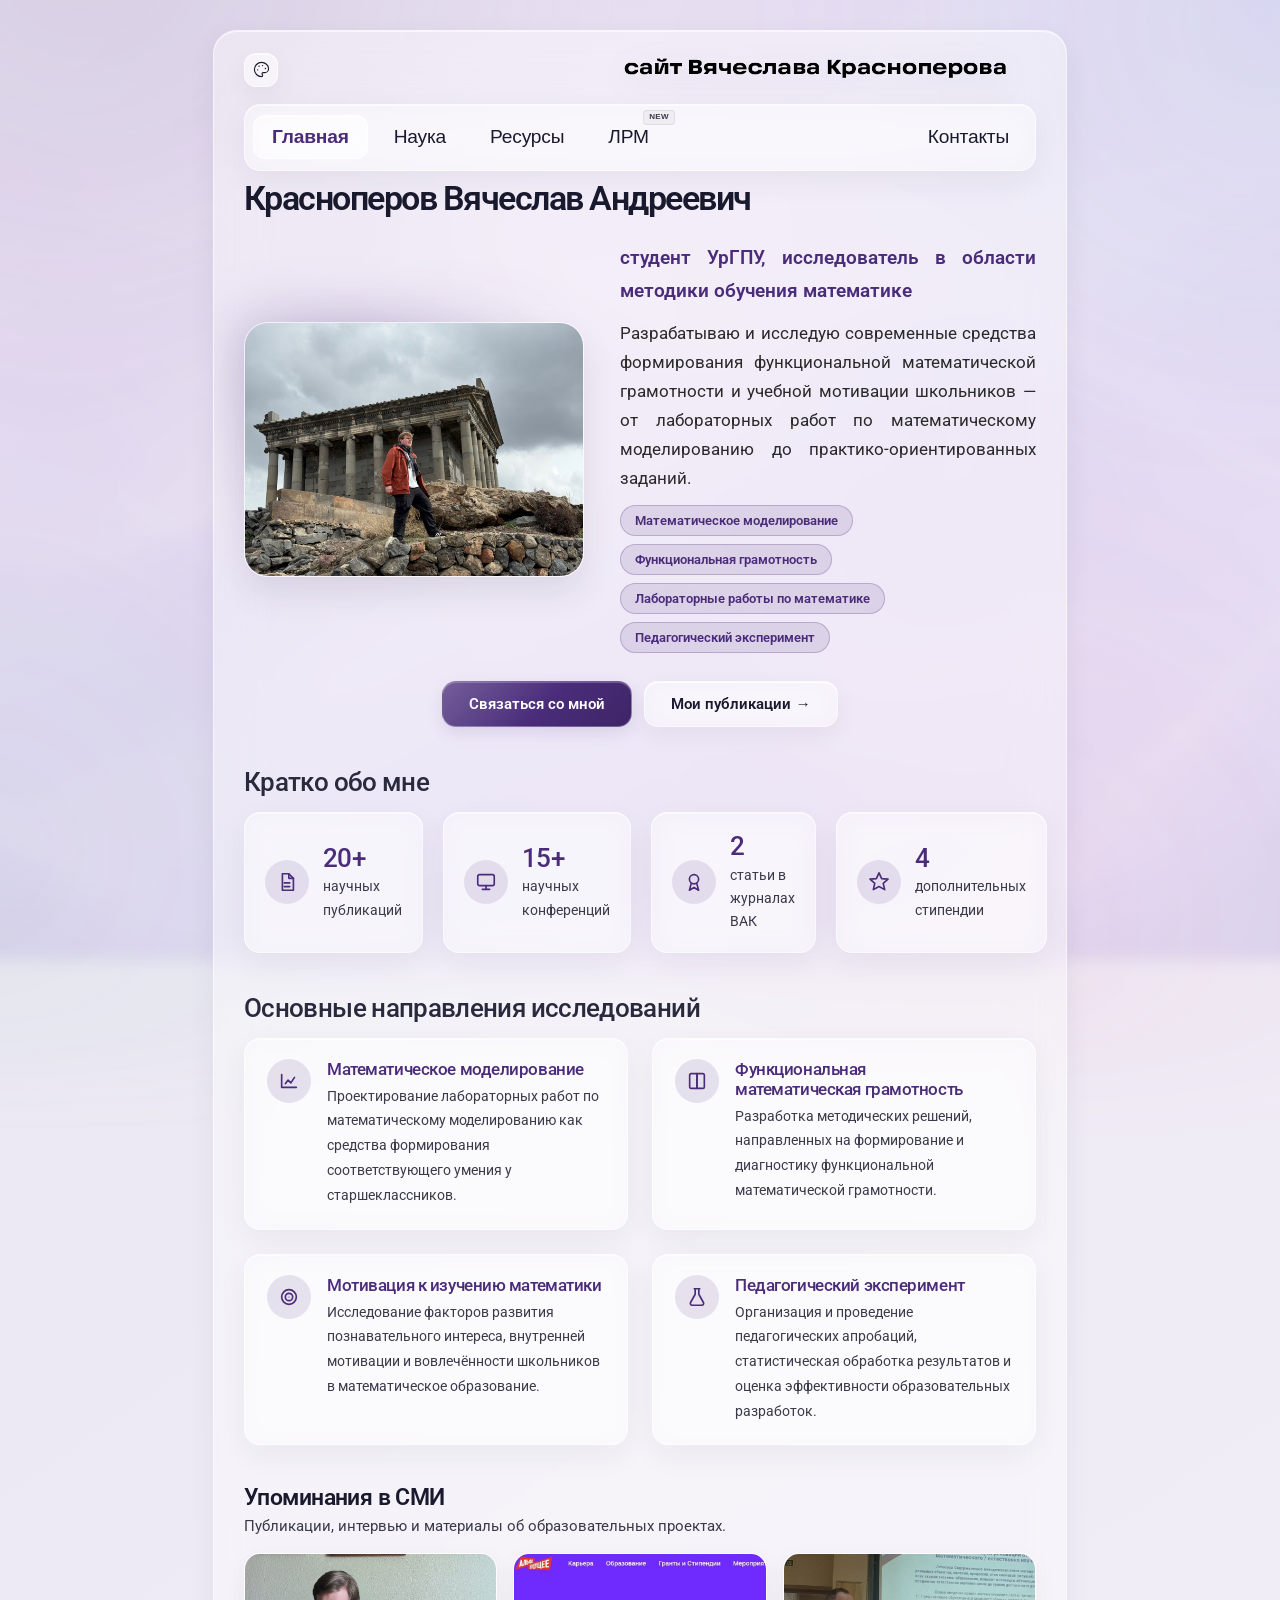
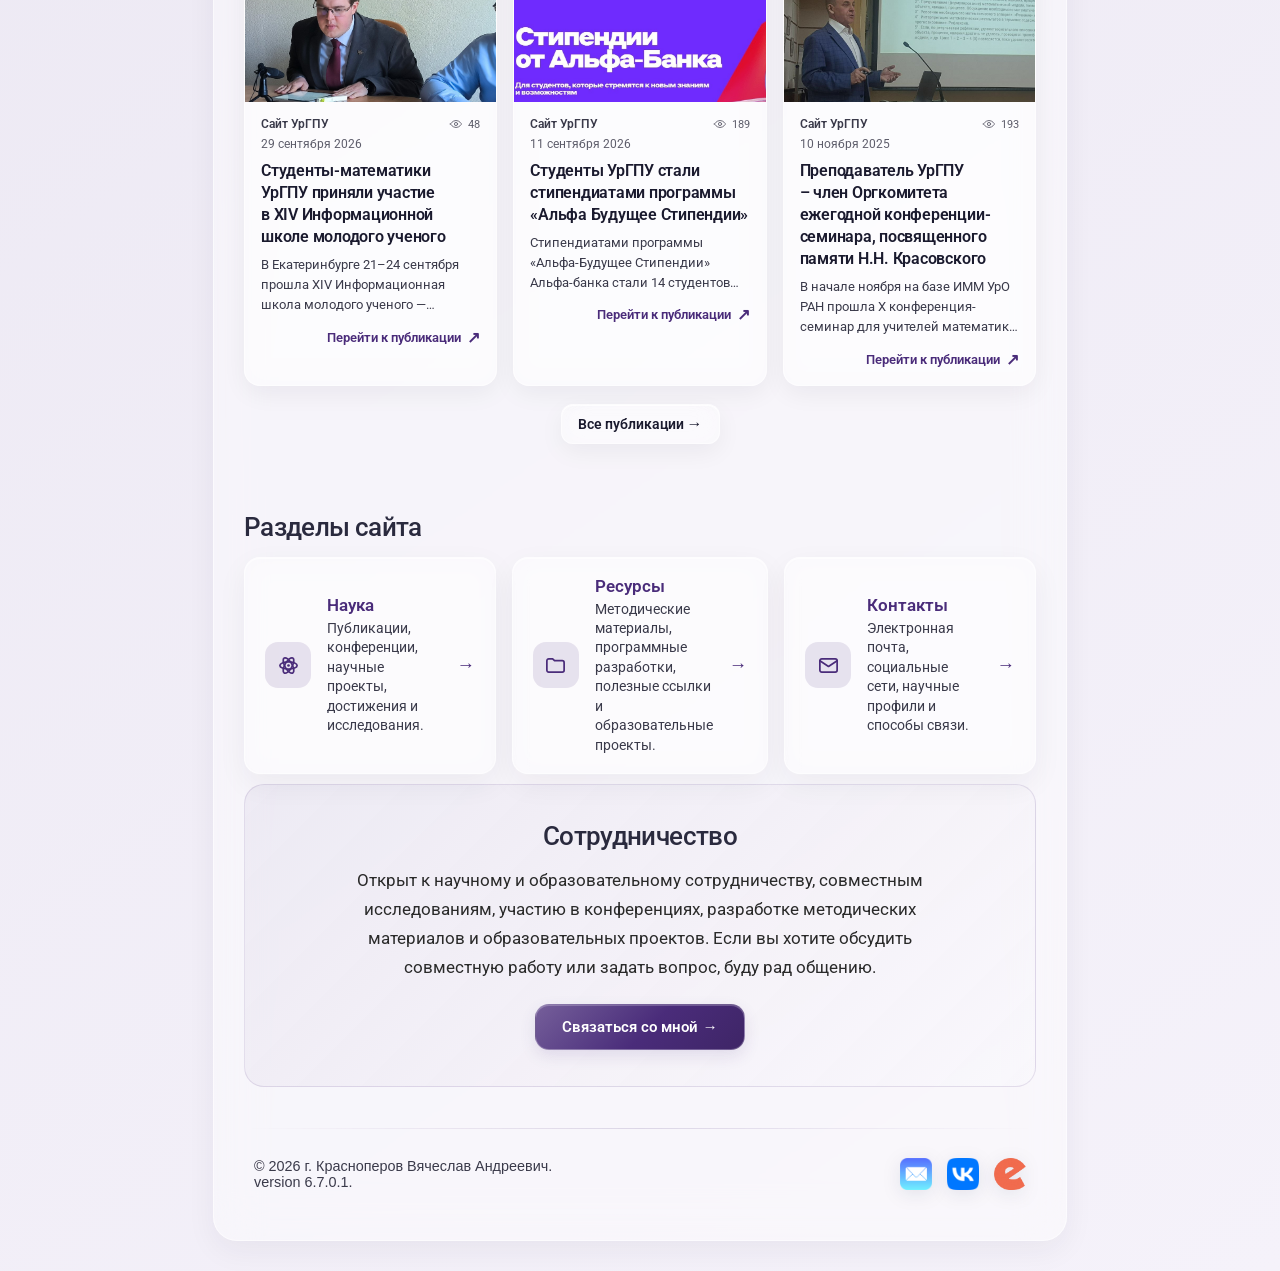
<file: index.html>
<!DOCTYPE html>
<html lang="ru">
<script>
(function () {
    var color = localStorage.getItem('themeColor') || 'purple';
    var mode = localStorage.getItem('themeMode') || 'light';
    document.documentElement.classList.add('color-' + color);
    if (mode === 'dark') document.documentElement.classList.add('dark-theme');
})();
</script>
<head>
    <meta charset="utf-8">
    <meta name="viewport" content="width=device-width, initial-scale=1.0">
    <link rel="manifest" href="/manifest.json">
	<link rel="icon" href="assets/icons/favicon.ico" type="image/x-icon">
    <meta name="apple-mobile-web-app-capable" content="yes">
    <meta name="apple-mobile-web-app-status-bar-style" content="default">
    <meta name="apple-mobile-web-app-title" content="vk-uspu">
    <link rel="apple-touch-icon" href="assets/icons/apple-icon-180.png">
    <title>сайт Вячеслава Красноперова</title>
    <link href="https://fonts.googleapis.com/css2?family=Roboto:wght@400;700&display=swap" rel="stylesheet">
    <link rel="stylesheet" type="text/css" href="style.css" media="screen"/>
</head>
<body>

<div id="page">

    <header>
        <div class="header-top">
            <!-- ===== НОВЫЙ БЛОК theme-menu ===== -->
            <div class="theme-menu" id="themeMenu">
                <button type="button" class="theme-trigger" id="themeTrigger" aria-haspopup="true" aria-expanded="false" aria-label="Настройки темы оформления" title="Тема оформления">
                    <svg viewBox="0 0 24 24" fill="none" stroke="currentColor" stroke-width="1.6" stroke-linecap="round" stroke-linejoin="round">
                        <path d="M12 2C6.5 2 2 6.5 2 12s4.5 10 10 10c.926 0 1.648-.746 1.648-1.688 0-.437-.18-.835-.437-1.125-.29-.289-.438-.652-.438-1.125a1.64 1.64 0 0 1 1.668-1.668h1.996c3.051 0 5.555-2.503 5.555-5.554C21.965 6.012 17.461 2 12 2z"/>
                        <circle cx="13.5" cy="6.5" r="1" fill="currentColor" stroke="none"/>
                        <circle cx="17.5" cy="10.5" r="1" fill="currentColor" stroke="none"/>
                        <circle cx="8.5" cy="7.5" r="1" fill="currentColor" stroke="none"/>
                        <circle cx="6.5" cy="12.5" r="1" fill="currentColor" stroke="none"/>
                    </svg>
                </button>
                <div class="theme-panel" id="themePanel" role="group" aria-label="Выбор темы оформления">
                    <button type="button" class="theme-dot" data-color="purple" title="Фиолетовый" aria-label="Фиолетовый акцент"></button>
                    <button type="button" class="theme-dot" data-color="orange" title="Оранжевый" aria-label="Оранжевый акцент"></button>
                    <button type="button" class="theme-dot" data-color="ocean" title="Океан" aria-label="Акцент «Океан»"></button>
                    <button type="button" class="theme-dot" data-color="emerald" title="Изумруд" aria-label="Акцент «Изумруд»"></button>
                    <button type="button" class="theme-dot" data-color="rose" title="Роза" aria-label="Акцент «Роза»"></button>
                    <span class="theme-divider" aria-hidden="true"></span>
                    <button type="button" class="mode-toggle" id="modeToggle" title="Светлый / тёмный режим" aria-label="Переключить светлый или тёмный режим" aria-pressed="false">
                        <svg class="icon-sun" viewBox="0 0 24 24" fill="none" stroke="currentColor" stroke-width="2" stroke-linecap="round" stroke-linejoin="round"><circle cx="12" cy="12" r="4"/><path d="M12 2v2M12 20v2M4.93 4.93l1.41 1.41M17.66 17.66l1.41 1.41M2 12h2M20 12h2M6.34 17.66l-1.41 1.41M19.07 4.93l-1.41 1.41"/></svg>
                        <svg class="icon-moon" viewBox="0 0 24 24" fill="none" stroke="currentColor" stroke-width="2" stroke-linecap="round" stroke-linejoin="round"><path d="M21 12.79A9 9 0 1 1 11.21 3 7 7 0 0 0 21 12.79z"/></svg>
                    </button>
                </div>
            </div>
            <!-- ===== КОНЕЦ НОВОГО БЛОКА ===== -->
            <a href="index.html" class="logo">
                <img id="logo" src="assets/logos/logo-light.png" alt="сайт Вячеслава Красноперова">
            </a>
        </div>

        <nav aria-label="Основная навигация">
            <ul>
                <li class="active"><a href="index.html">Главная</a></li>
                <li><a href="science.html">Наука</a></li>
                <li><a href="resourses.html">Ресурсы</a></li>
				<li><a href="lwm.html" class="nav-new">ЛРМ</a></li>
                <li class="rght"><a href="contacts.html">Контакты</a></li>
            </ul>
        </nav>
    </header>

    <main id="content">

        <!-- ========== HERO ========== -->
        <section class="hero-section">
            <h1 class="hero-name">Красноперов Вячеслав Андреевич</h1>
            <div class="hero-image">
                <img src="assets/images/myphoto.jpg" alt="Вячеслав Красноперов" class="profile-photo"
                     width="1000" height="750" fetchpriority="high" decoding="async">
            </div>
            <div class="hero-info">
                <p class="hero-subtitle">
                    студент УрГПУ, исследователь в области методики обучения математике
                </p>
                <p>
                    Разрабатываю и исследую современные средства формирования
                    функциональной математической грамотности и учебной мотивации
                    школьников — от лабораторных работ по математическому
                    моделированию до практико-ориентированных заданий.
                </p>
                <div class="hero-tags">
                    <span class="hero-tag">Математическое моделирование</span>
                    <span class="hero-tag">Функциональная грамотность</span>
                    <span class="hero-tag">Лабораторные работы по математике</span>
                    <span class="hero-tag">Педагогический эксперимент</span>
                </div>
            </div>
            <div class="hero-cta">
                <a href="contacts.html" class="btn-primary">Связаться со мной</a>
                <a href="science.html" class="btn-secondary">Мои публикации →</a>
            </div>
        </section>

        <!-- ========== СТАТИСТИКА ========== -->
        <section>
            <h2>Кратко обо мне</h2>
            <div class="stats-grid">
                <div class="contact-card">
                    <div class="contact-info">
                        <span class="icon-badge" aria-hidden="true">
                            <svg viewBox="0 0 24 24" fill="none" stroke="currentColor" stroke-width="1.8" stroke-linecap="round" stroke-linejoin="round"><path d="M7 3h7l5 5v13H7z"/><path d="M14 3v5h5"/><path d="M9 13h6M9 17h6"/></svg>
                        </span>
                        <span class="stat-text">
                            <h3>20+</h3>
                            <p>научных публикаций</p>
                        </span>
                    </div>
                </div>
                <div class="contact-card">
                    <div class="contact-info">
                        <span class="icon-badge" aria-hidden="true">
                            <svg viewBox="0 0 24 24" fill="none" stroke="currentColor" stroke-width="1.8" stroke-linecap="round" stroke-linejoin="round"><rect x="3" y="4" width="18" height="12" rx="2"/><path d="M8 20h8M12 16v4"/></svg>
                        </span>
                        <span class="stat-text">
                            <h3>15+</h3>
                            <p>научных конференций</p>
                        </span>
                    </div>
                </div>
                <div class="contact-card">
                    <div class="contact-info">
                        <span class="icon-badge" aria-hidden="true">
                            <svg viewBox="0 0 24 24" fill="none" stroke="currentColor" stroke-width="1.8" stroke-linecap="round" stroke-linejoin="round"><circle cx="12" cy="9" r="5"/><path d="M9 13.5 7 21l5-3 5 3-2-7.5"/></svg>
                        </span>
                        <span class="stat-text">
                            <h3>2</h3>
                            <p>статьи в журналах ВАК</p>
                        </span>
                    </div>
                </div>
                <div class="contact-card">
                    <div class="contact-info">
                        <span class="icon-badge" aria-hidden="true">
                            <svg viewBox="0 0 24 24" fill="none" stroke="currentColor" stroke-width="1.8" stroke-linecap="round" stroke-linejoin="round"><path d="M12 2l2.9 6.3 6.9.6-5.2 4.6 1.6 6.8L12 16.9 5.8 20.3l1.6-6.8L2.2 8.9l6.9-.6z"/></svg>
                        </span>
                        <span class="stat-text">
                            <h3>4</h3>
                            <p>дополнительных стипендии</p>
                        </span>
                    </div>
                </div>
            </div>
        </section>

        <!-- ========== ИССЛЕДОВАНИЯ ========== -->
        <section>
            <h2>Основные направления исследований</h2>
            <div class="research-grid">
                <div class="contact-card">
                    <span class="icon-badge" aria-hidden="true">
                        <svg viewBox="0 0 24 24" fill="none" stroke="currentColor" stroke-width="1.8" stroke-linecap="round" stroke-linejoin="round"><path d="M4 19V5M4 19h16"/><path d="M8 15l3-4 3 3 4-6"/></svg>
                    </span>
                    <div class="contact-info">
                        <h3>Математическое моделирование</h3>
                        <p>
                            Проектирование лабораторных работ по математическому моделированию
                            как средства формирования соответствующего умения
                            у старшеклассников.
                        </p>
                    </div>
                </div>
                <div class="contact-card">
                    <span class="icon-badge" aria-hidden="true">
                        <svg viewBox="0 0 24 24" fill="none" stroke="currentColor" stroke-width="1.8" stroke-linecap="round" stroke-linejoin="round"><path d="M4 5.5C4 4.7 4.7 4 5.5 4H12v16H5.5A1.5 1.5 0 0 1 4 18.5z"/><path d="M20 5.5c0-.8-.7-1.5-1.5-1.5H12v16h6.5c.8 0 1.5-.7 1.5-1.5z"/></svg>
                    </span>
                    <div class="contact-info">
                        <h3>Функциональная математическая грамотность</h3>
                        <p>
                            Разработка методических решений,
                            направленных на формирование и диагностику
                            функциональной математической грамотности.
                        </p>
                    </div>
                </div>
                <div class="contact-card">
                    <span class="icon-badge" aria-hidden="true">
                        <svg viewBox="0 0 24 24" fill="none" stroke="currentColor" stroke-width="1.8" stroke-linecap="round" stroke-linejoin="round"><circle cx="12" cy="12" r="8"/><circle cx="12" cy="12" r="4"/><circle cx="12" cy="12" r="0.6" fill="currentColor" stroke="none"/></svg>
                    </span>
                    <div class="contact-info">
                        <h3>Мотивация к изучению математики</h3>
                        <p>
                            Исследование факторов развития познавательного интереса,
                            внутренней мотивации и вовлечённости школьников
                            в математическое образование.
                        </p>
                    </div>
                </div>
                <div class="contact-card">
                    <span class="icon-badge" aria-hidden="true">
                        <svg viewBox="0 0 24 24" fill="none" stroke="currentColor" stroke-width="1.8" stroke-linecap="round" stroke-linejoin="round"><path d="M9 3h6M10 3v6l-5 9a2 2 0 0 0 1.8 3h10.4a2 2 0 0 0 1.8-3l-5-9V3"/></svg>
                    </span>
                    <div class="contact-info">
                        <h3>Педагогический эксперимент</h3>
                        <p>
                            Организация и проведение педагогических апробаций,
                            статистическая обработка результатов
                            и оценка эффективности образовательных разработок.
                        </p>
                    </div>
                </div>
            </div>
        </section>

        <!-- ========== УПОМИНАНИЯ В СМИ ========== -->
        <section class="media-mentions" aria-labelledby="media-mentions-title">
            <div class="media-mentions-header">
                <div>
                    <h2 id="media-mentions-title">Упоминания в СМИ</h2>
                    <p class="media-mentions-lead">Публикации, интервью и материалы об образовательных проектах.</p>
                </div>
            </div>

            <div class="media-mentions-grid">
                <article class="media-mention-card">
                    <div class="media-mention-photo media-mention-photo--one" role="img" aria-label="Фото публикации" style="background-image: url('assets/images/media/article1.jpg')">
					</div>
                    <div class="media-mention-body">
                        <div class="media-mention-meta">
                            <span class="media-mention-source">Сайт УрГПУ</span>
                            <span class="media-mention-views" aria-label="Количество просмотров">
                                <svg viewBox="0 0 24 24" aria-hidden="true"><path d="M2.5 12s3.4-6 9.5-6 9.5 6 9.5 6-3.4 6-9.5 6-9.5-6-9.5-6Z"/><circle cx="12" cy="12" r="2.7"/></svg>
                                <span>48</span>
                            </span>
                        </div>
                        <time class="media-mention-date">29 сентября 2026</time>
                        <h3>Студенты-математики УрГПУ приняли участие в XIV Информационной школе молодого ученого</h3>
                        <p>В Екатеринбурге 21–24 сентября прошла XIV Информационная школа молодого ученого — всероссийская научная конференция, на которой студент УрГПУ Красноперов Вячеслав представил лабораторную работу по математике с геодезическим содержанием под руководством В. Бодрякова. Доклад был признан одним из лучших и отмечен дипломом в номинации «За вклад в популяризацию науки и технологий».</p>
                        <a class="media-mention-link" href="https://uspu.ru/news/studenty-matematiki-urgpu-prinyali-uchastie-v-xiv-informatsionnoy-shkole-molodogo-uchenogo-/?sphrase_id=680108" target="_blank">Перейти к публикации <span aria-hidden="true">↗</span></a>
                    </div>
                </article>

                <article class="media-mention-card">
                    <div class="media-mention-photo media-mention-photo--one" role="img" aria-label="Фото публикации" style="background-image: url('assets/images/media/article2.jpg')">
					</div>
                    <div class="media-mention-body">
                        <div class="media-mention-meta">
                            <span class="media-mention-source">Сайт УрГПУ</span>
                            <span class="media-mention-views" aria-label="Количество просмотров">
                                <svg viewBox="0 0 24 24" aria-hidden="true"><path d="M2.5 12s3.4-6 9.5-6 9.5 6 9.5 6-3.4 6-9.5 6-9.5-6-9.5-6Z"/><circle cx="12" cy="12" r="2.7"/></svg>
                                <span>189</span>
                            </span>
                        </div>
                        <time class="media-mention-date">11 сентября 2026</time>
                        <h3>Студенты УрГПУ стали стипендиатами программы «Альфа Будущее Стипендии»</h3>
                        <p>Стипендиатами программы «Альфа-Будущее Стипендии» Альфа-банка стали 14 студентов УрГПУ, отобранных из рекордных более 55 тысяч заявок со всей страны. С сентября по июнь они будут получать по 5 000 рублей ежемесячно, участвовать в закрытых мероприятиях и комьюнити, а в октябре стартует новый сезон грантов для студентов с выплатами по 300 тысяч рублей.</p>
                        <a class="media-mention-link" href="https://uspu.ru/news/studenty-urgpu-stali-stipendiatami-programmy-alfa-budushchee-stipendii/?sphrase_id=680003" target="_blank">Перейти к публикации <span aria-hidden="true">↗</span></a>
                    </div>
                </article>
				
				<article class="media-mention-card">
                    <div class="media-mention-photo media-mention-photo--one" role="img" aria-label="Фото публикации" style="background-image: url('assets/images/media/article3.jpg')">
					</div>
                    <div class="media-mention-body">
                        <div class="media-mention-meta">
                            <span class="media-mention-source">Сайт УрГПУ</span>
                            <span class="media-mention-views" aria-label="Количество просмотров">
                                <svg viewBox="0 0 24 24" aria-hidden="true"><path d="M2.5 12s3.4-6 9.5-6 9.5 6 9.5 6-3.4 6-9.5 6-9.5-6-9.5-6Z"/><circle cx="12" cy="12" r="2.7"/></svg>
                                <span>193</span>
                            </span>
                        </div>
                        <time class="media-mention-date">10 ноября 2025</time>
                        <h3>Преподаватель УрГПУ – член Оргкомитета ежегодной конференции-семинара, посвященного памяти Н.Н. Красовского</h3>
                        <p>В начале ноября на базе ИММ УрО РАН прошла Х конференция-семинар для учителей математики и информатики. Студент 3 курса УрГПУ Вячеслав Красноперов выступил с докладом о лабораторных работах по математике с географическим уклоном как инструменте формирования функциональной математической грамотности школьников.</p>
                        <a class="media-mention-link" href="https://uspu.ru/news/prepodavatel-urgpu-chlen-orgkomiteta-ezhegodnoy-konferentsii-seminara-posvyashchennogo-pamyati-n-n-k/?sphrase_id=680003" target="_blank">Перейти к публикации <span aria-hidden="true">↗</span></a>
                    </div>
                </article>

                <article class="media-mention-card media-mention-card--extra" hidden>
                    <div class="media-mention-photo media-mention-photo--one" role="img" aria-label="Фото публикации" style="background-image: url('assets/images/media/article4.jpg')">
					</div>
                    <div class="media-mention-body">
                        <div class="media-mention-meta">
                            <span class="media-mention-source">Сайт УрГПУ</span>
                            <span class="media-mention-views" aria-label="Количество просмотров">
                                <svg viewBox="0 0 24 24" aria-hidden="true"><path d="M2.5 12s3.4-6 9.5-6 9.5 6 9.5 6-3.4 6-9.5 6-9.5-6-9.5-6Z"/><circle cx="12" cy="12" r="2.7"/></svg>
                                <span>243</span>
                            </span>
                        </div>
                        <time class="media-mention-date">6 октября 2025</time>
                        <h3>Студент УрГПУ представил инновационную методологию обучения математике на конференции ИШМУ-2025</h3>
                        <p>В конце сентября на всероссийской конференции ИШМУ-2025 студент 3 курса УрГПУ Вячеслав Красноперов представил доклад о практико-ориентированном обучении математике с применением мобильной геолокации. Его выступление подтвердило высокий уровень научных исследований кафедры высшей математики и методики обучения математике УрГПУ.</p>
                        <a class="media-mention-link" href="https://uspu.ru/news/student-urgpu-predstavil-innovatsionnuyu-metodologiyu-obucheniya-matematike-na-konferentsii-ishmu-20/?sphrase_id=680003" target="_blank">Перейти к публикации <span aria-hidden="true">↗</span></a>
                    </div>
                </article>
	
				<article class="media-mention-card media-mention-card--extra" hidden>
                    <div class="media-mention-photo media-mention-photo--one" role="img" aria-label="Фото публикации" style="background-image: url('assets/images/media/article5.jpg')">
					</div>
                    <div class="media-mention-body">
                        <div class="media-mention-meta">
                            <span class="media-mention-source">Сайт УрГПУ</span>
                            <span class="media-mention-views" aria-label="Количество просмотров">
                                <svg viewBox="0 0 24 24" aria-hidden="true"><path d="M2.5 12s3.4-6 9.5-6 9.5 6 9.5 6-3.4 6-9.5 6-9.5-6-9.5-6Z"/><circle cx="12" cy="12" r="2.7"/></svg>
                                <span>262</span>
                            </span>
                        </div>
                        <time class="media-mention-date">2 декабря 2024</time>
                        <h3>Студенты ИМФИ УрГПУ – победители конкурса НИРС в Казанском (Приволжском) федеральном университете</h3>
                        <p>Студенты УрГПУ успешно выступили на XI конкурсе-конференции «Лобачевский и XXI век» в Казанском федеральном университете, получив диплом I степени за методическую разработку по адаптированным лабораторным работам по математике и диплом III степени за онлайн-курс. Научные руководители студентов отмечены благодарственными письмами КФУ.</p>
                        <a class="media-mention-link" href="https://uspu.ru/news/studenty-imfi-urgpu-pobediteli-konkursa-nirs-v-kazanskom-privolzhskom-federalnom-universitete/?sphrase_id=680003" target="_blank">Перейти к публикации <span aria-hidden="true">↗</span></a>
                    </div>
                </article>

                <article class="media-mention-card media-mention-card--extra" hidden>
                    <div class="media-mention-photo media-mention-photo--one" role="img" aria-label="Фото публикации" style="background-image: url('assets/images/media/article6.jpeg')">
					</div>
                    <div class="media-mention-body">
                        <div class="media-mention-meta">
                            <span class="media-mention-source">Сайт УрГПУ</span>
                            <span class="media-mention-views" aria-label="Количество просмотров">
                                <svg viewBox="0 0 24 24" aria-hidden="true"><path d="M2.5 12s3.4-6 9.5-6 9.5 6 9.5 6-3.4 6-9.5 6-9.5-6-9.5-6Z"/><circle cx="12" cy="12" r="2.7"/></svg>
                                <span>526</span>
                            </span>
                        </div>
                        <time class="media-mention-date">31 мая 2024</time>
                        <h3>Студент ИМФИ УрГПУ провел профориентационное занятие для десятиклассников МАОУ СОШ № 97 им. А. В. Гуменюка</h3>
                        <p>30 мая в школе № 97 прошло профориентационное внеклассное мероприятие: учитель физики и студент УрГПУ провели для десятиклассников межпредметную лабораторную работу по экспериментальному определению числа e с помощью измерений на цепи и компьютерной обработки данных. Школьники применили знания по физике и математике, освоили Adobe Photoshop и Desmos, а большинство выразило готовность участвовать в других лабораторных работах УрГПУ.</p>
                        <a class="media-mention-link" href="https://uspu.ru/news/student-imfi-urgpu-provel-proforientatsionnoe-zanyatie-dlya-desyatiklassnikov-maou-sosh-97-im-a-v-gu/?sphrase_id=680003" target="_blank">Перейти к публикации <span aria-hidden="true">↗</span></a>
                    </div>
                </article>	

                <article class="media-mention-card media-mention-card--extra" hidden>
                    <div class="media-mention-photo media-mention-photo--one" role="img" aria-label="Фото публикации" style="background-image: url('assets/images/media/article7.jpg')">
					</div>
                    <div class="media-mention-body">
                        <div class="media-mention-meta">
                            <span class="media-mention-source">Сайт УрГПУ</span>
                            <span class="media-mention-views" aria-label="Количество просмотров">
                                <svg viewBox="0 0 24 24" aria-hidden="true"><path d="M2.5 12s3.4-6 9.5-6 9.5 6 9.5 6-3.4 6-9.5 6-9.5-6-9.5-6Z"/><circle cx="12" cy="12" r="2.7"/></svg>
                                <span>603</span>
                            </span>
                        </div>
                        <time class="media-mention-date">27 апреля 2024</time>
                        <h3>Исследования, проводимые в УрГПУ, представлены на международной конференции в Оренбурге</h3>
                        <p>На международной научно-практической конференции в Оренбурге студент 1 курса УрГПУ Вячеслав Красноперов принял участие в представлении доклада о формировании исследовательских умений школьников при выполнении межпредметной лабораторной работы. Работа выполнена в рамках школьно-университетского партнёрства и государственного задания Минпросвещения России.</p>
                        <a class="media-mention-link" href="https://uspu.ru/news/issledovaniya-provodimye-v-urgpu-predstavleny-na-mezhdunarodnoy-konferentsii-v-orenburge/?sphrase_id=680003" target="_blank">Перейти к публикации <span aria-hidden="true">↗</span></a>
                    </div>
                </article>	
				
            </div>
            <div class="media-mentions-more-wrap">
                <button class="media-mentions-more lwm-button lwm-button-ghost" type="button" aria-expanded="false" aria-controls="mediaMentionsExtra">Все публикации <span aria-hidden="true">→</span></button>
            </div>
        </section>
        <script>
        (function () {
            const section = document.currentScript.previousElementSibling;
            if (!section) return;
            const button = section.querySelector('.media-mentions-more');
            const extra = section.querySelectorAll('.media-mention-card--extra');
            if (!button || !extra.length) return;
            button.addEventListener('click', function () {
                const expanded = button.getAttribute('aria-expanded') === 'true';
                extra.forEach(card => card.hidden = expanded);
                button.setAttribute('aria-expanded', String(!expanded));
                button.innerHTML = expanded ? 'Все публикации <span aria-hidden="true">→</span>' : 'Свернуть <span aria-hidden="true">←</span>';
            });
        })();
        </script>

        <!-- ========== РАЗДЕЛЫ САЙТА ========== -->
        <section>
            <h2>Разделы сайта</h2>
            <div class="pages-grid">
                <a href="science.html" class="page-tile">
                    <span class="page-tile-icon" aria-hidden="true">
                        <svg viewBox="0 0 24 24" fill="none" stroke="currentColor" stroke-width="1.8" stroke-linecap="round" stroke-linejoin="round"><circle cx="12" cy="12" r="1.4" fill="currentColor" stroke="none"/><ellipse cx="12" cy="12" rx="9" ry="3.8"/><ellipse cx="12" cy="12" rx="9" ry="3.8" transform="rotate(60 12 12)"/><ellipse cx="12" cy="12" rx="9" ry="3.8" transform="rotate(120 12 12)"/></svg>
                    </span>
                    <span class="page-tile-text">
                        <span class="page-tile-title">Наука</span>
                        <span class="page-tile-desc">Публикации, конференции, научные проекты, достижения и исследования.</span>
                    </span>
                    <span class="page-tile-arrow" aria-hidden="true">→</span>
                </a>
                <a href="resourses.html" class="page-tile">
                    <span class="page-tile-icon" aria-hidden="true">
                        <svg viewBox="0 0 24 24" fill="none" stroke="currentColor" stroke-width="1.8" stroke-linecap="round" stroke-linejoin="round"><path d="M3 7a2 2 0 0 1 2-2h4l2 2h8a2 2 0 0 1 2 2v8a2 2 0 0 1-2 2H5a2 2 0 0 1-2-2z"/></svg>
                    </span>
                    <span class="page-tile-text">
                        <span class="page-tile-title">Ресурсы</span>
                        <span class="page-tile-desc">Методические материалы, программные разработки, полезные ссылки и образовательные проекты.</span>
                    </span>
                    <span class="page-tile-arrow" aria-hidden="true">→</span>
                </a>
                <a href="contacts.html" class="page-tile">
                    <span class="page-tile-icon" aria-hidden="true">
                        <svg viewBox="0 0 24 24" fill="none" stroke="currentColor" stroke-width="1.8" stroke-linecap="round" stroke-linejoin="round"><rect x="3" y="5" width="18" height="14" rx="2"/><path d="M3 7l9 6 9-6"/></svg>
                    </span>
                    <span class="page-tile-text">
                        <span class="page-tile-title">Контакты</span>
                        <span class="page-tile-desc">Электронная почта, социальные сети, научные профили и способы связи.</span>
                    </span>
                    <span class="page-tile-arrow" aria-hidden="true">→</span>
                </a>
            </div>
        </section>

        <!-- ========== СОТРУДНИЧЕСТВО ========== -->
        <section class="cta-band">
            <h2>Сотрудничество</h2>
            <p>
                Открыт к научному и образовательному сотрудничеству,
                совместным исследованиям, участию в конференциях,
                разработке методических материалов и образовательных проектов.
                Если вы хотите обсудить совместную работу или задать вопрос,
                буду рад общению.
            </p>
            <a href="contacts.html" class="btn-primary">Связаться со мной →</a>
        </section>

    </main>

    <footer>
        <div class="footer-content">
            <div class="copyright">
                © 2026 г. Красноперов Вячеслав Андреевич. <br>
				version 6.7.0.1.
            </div>
            <div class="social-links">
                <a href="mailto:vk.uspu@ya.ru" class="social-icon">
                    <img src="assets/logos/email-logo.png" alt="Email">
                </a>
                <a href="https://vk.com/gastin01" target="_blank" class="social-icon">
                    <img src="assets/logos/vk-logo.webp" alt="ВКонтакте">
                </a>
                <a href="https://elibrary.ru/author_profile.asp?authorid=1251425" target="_blank" class="social-icon">
                    <img src="assets/logos/elibrary-logo.png" alt="eLibrary">
                </a>
            </div>
        </div>
    </footer>

</div>

<script>
    if ('serviceWorker' in navigator) {
        navigator.serviceWorker.register('/sw.js');
    }
</script>

<script>
    // ===== ПЕРЕКЛЮЧЕНИЕ ТЕМЫ: цвет (5 акцентов) + режим (светлый/тёмный) =====
    (function() {
        const COLORS = ['purple', 'orange', 'ocean', 'emerald', 'rose'];

        const root = document.documentElement;
        const dots = document.querySelectorAll('.theme-dot');
        const modeToggle = document.getElementById('modeToggle');
        const logo = document.getElementById('logo');
        const menu = document.getElementById('themeMenu');
        const trigger = document.getElementById('themeTrigger');

        function applyColor(color) {
            if (!COLORS.includes(color)) color = 'purple';

            COLORS.forEach(c => root.classList.remove('color-' + c));
            root.classList.add('color-' + color);

            dots.forEach(dot => {
                const isActive = dot.dataset.color === color;
                dot.classList.toggle('active', isActive);
                dot.setAttribute('aria-pressed', isActive ? 'true' : 'false');
            });

            localStorage.setItem('themeColor', color);
        }

        function applyMode(mode) {
            const isDark = mode === 'dark';
            root.classList.toggle('dark-theme', isDark);

            if (modeToggle) {
                modeToggle.setAttribute('aria-pressed', isDark ? 'true' : 'false');
            }
            if (logo) {
                logo.src = isDark
    ? 'assets/logos/logo-dark.png'
    : 'assets/logos/logo-light.png';
            }

            localStorage.setItem('themeMode', mode);
        }

        const currentColor = localStorage.getItem('themeColor') || 'purple';
        const currentMode = localStorage.getItem('themeMode') || 'light';
        applyColor(currentColor);
        applyMode(currentMode);

        dots.forEach(dot => {
            dot.addEventListener('click', function() {
                applyColor(this.dataset.color);
            });
        });

        if (modeToggle) {
            modeToggle.addEventListener('click', function() {
                const isDark = root.classList.contains('dark-theme');
                applyMode(isDark ? 'light' : 'dark');
            });
        }

        // Открытие/закрытие меню тапом — на десктопе панель и так
        // раскрывается по наведению (см. CSS), это для сенсорных экранов
        if (menu && trigger) {
            trigger.addEventListener('click', function() {
                const isOpen = menu.classList.toggle('open');
                trigger.setAttribute('aria-expanded', isOpen ? 'true' : 'false');
            });

            document.addEventListener('click', function(e) {
                if (!menu.contains(e.target)) {
                    menu.classList.remove('open');
                    trigger.setAttribute('aria-expanded', 'false');
                }
            });

            // после выбора цвета или режима на тач-экране меню можно сразу закрыть
            menu.addEventListener('click', function(e) {
                if (e.target.closest('.theme-dot') || e.target.closest('.mode-toggle')) {
                    setTimeout(() => {
                        menu.classList.remove('open');
                        trigger.setAttribute('aria-expanded', 'false');
                    }, 150);
                }
            });
        }
    })();
</script>

</body>
</html>
</file>
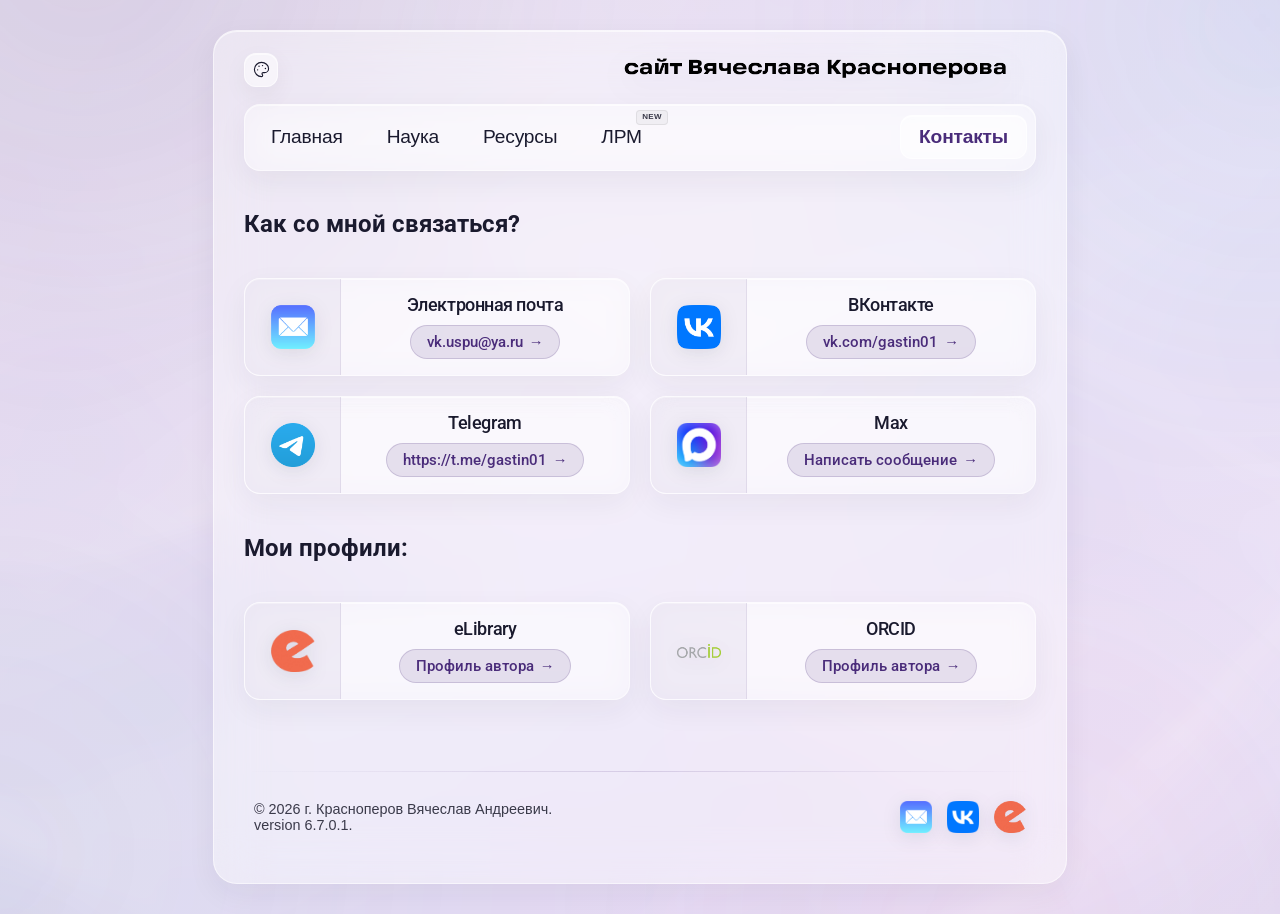
<file: contacts.html>
<!DOCTYPE html>
<html lang="ru">
<script>
(function () {
    var color = localStorage.getItem('themeColor') || 'purple';
    var mode = localStorage.getItem('themeMode') || 'light';
    document.documentElement.classList.add('color-' + color);
    if (mode === 'dark') document.documentElement.classList.add('dark-theme');
})();
</script>
<head>
    <meta charset="utf-8">
    <meta name="viewport" content="width=device-width, initial-scale=1.0">
    <link rel="manifest" href="/manifest.json">
	<link rel="icon" href="assets/icons/favicon.ico" type="image/x-icon">
    <meta name="apple-mobile-web-app-capable" content="yes">
    <meta name="apple-mobile-web-app-status-bar-style" content="default">
    <meta name="apple-mobile-web-app-title" content="vk-uspu">
    <link rel="apple-touch-icon" href="assets/icons/apple-icon-180.png">
    <title>сайт Вячеслава Красноперова</title>
    <link href="https://fonts.googleapis.com/css2?family=Roboto:wght@400;700&display=swap" rel="stylesheet">
    <link rel="stylesheet" type="text/css" href="style.css" media="screen"/>
</head>
<body>
	<div id="page">
<header>
    <div class="header-top">
        <!-- Слайдер переключения темы -->
        <!-- ===== НОВЫЙ БЛОК theme-menu ===== -->
        <div class="theme-menu" id="themeMenu">
            <button type="button" class="theme-trigger" id="themeTrigger" aria-haspopup="true" aria-expanded="false" aria-label="Настройки темы оформления" title="Тема оформления">
                <svg viewBox="0 0 24 24" fill="none" stroke="currentColor" stroke-width="1.6" stroke-linecap="round" stroke-linejoin="round">
                    <path d="M12 2C6.5 2 2 6.5 2 12s4.5 10 10 10c.926 0 1.648-.746 1.648-1.688 0-.437-.18-.835-.437-1.125-.29-.289-.438-.652-.438-1.125a1.64 1.64 0 0 1 1.668-1.668h1.996c3.051 0 5.555-2.503 5.555-5.554C21.965 6.012 17.461 2 12 2z"/>
                    <circle cx="13.5" cy="6.5" r="1" fill="currentColor" stroke="none"/>
                    <circle cx="17.5" cy="10.5" r="1" fill="currentColor" stroke="none"/>
                    <circle cx="8.5" cy="7.5" r="1" fill="currentColor" stroke="none"/>
                    <circle cx="6.5" cy="12.5" r="1" fill="currentColor" stroke="none"/>
                </svg>
            </button>
            <div class="theme-panel" id="themePanel" role="group" aria-label="Выбор темы оформления">
                <button type="button" class="theme-dot" data-color="purple" title="Фиолетовый" aria-label="Фиолетовый акцент"></button>
                <button type="button" class="theme-dot" data-color="orange" title="Оранжевый" aria-label="Оранжевый акцент"></button>
                <button type="button" class="theme-dot" data-color="ocean" title="Океан" aria-label="Акцент «Океан»"></button>
                <button type="button" class="theme-dot" data-color="emerald" title="Изумруд" aria-label="Акцент «Изумруд»"></button>
                <button type="button" class="theme-dot" data-color="rose" title="Роза" aria-label="Акцент «Роза»"></button>
                <span class="theme-divider" aria-hidden="true"></span>
                <button type="button" class="mode-toggle" id="modeToggle" title="Светлый / тёмный режим" aria-label="Переключить светлый или тёмный режим" aria-pressed="false">
                    <svg class="icon-sun" viewBox="0 0 24 24" fill="none" stroke="currentColor" stroke-width="2" stroke-linecap="round" stroke-linejoin="round"><circle cx="12" cy="12" r="4"/><path d="M12 2v2M12 20v2M4.93 4.93l1.41 1.41M17.66 17.66l1.41 1.41M2 12h2M20 12h2M6.34 17.66l-1.41 1.41M19.07 4.93l-1.41 1.41"/></svg>
                    <svg class="icon-moon" viewBox="0 0 24 24" fill="none" stroke="currentColor" stroke-width="2" stroke-linecap="round" stroke-linejoin="round"><path d="M21 12.79A9 9 0 1 1 11.21 3 7 7 0 0 0 21 12.79z"/></svg>
                </button>
            </div>
        </div>
        <!-- ===== КОНЕЦ НОВОГО БЛОКА ===== -->
        <a href="index.html" class="logo">
            <img id="logo" src="assets/logos/logo-light.png" alt="сайт Вячеслава Красноперова">
        </a>
    </div>
	
    <nav>
        <ul>
            <li><a href="index.html">Главная</a></li>
            <li><a href="science.html">Наука</a></li>
            <li><a href="resourses.html">Ресурсы</a></li>
			<li><a href="lwm.html" class="nav-new">ЛРМ</a></li>
            <li class="rght active"><a href="contacts.html">Контакты</a></li>
        </ul>
    </nav>
</header>
	
	<section id="content">
<br>
    <h1>Как со мной связаться?</h1>

    <div class="contacts-container">
        <div class="contact-item">
            <div class="contact-icon">
                <img src="assets/logos/email-logo.png" alt="Email">
            </div>
            <div class="contact-info">
                <h3>Электронная почта</h3>
                <a href="mailto:vk.uspu@ya.ru">vk.uspu@ya.ru</a>
            </div>
        </div>
        
        <div class="contact-item">
            <div class="contact-icon">
                <img src="assets/logos/vk-logo.webp" alt="ВКонтакте">
            </div>
            <div class="contact-info">
                <h3>ВКонтакте</h3>
                <a href="https://vk.com/gastin01" target="_blank">vk.com/gastin01</a>
            </div>
        </div>
        
        <div class="contact-item">
            <div class="contact-icon">
                <img src="assets/logos/telegram-logo.png" alt="Telegram">
            </div>
            <div class="contact-info">
                <h3>Telegram</h3>
                <a href="https://t.me/gastin01" target="_blank">https://t.me/gastin01</a>
            </div>
        </div>
		
		<div class="contact-item">
            <div class="contact-icon">
                <img src="assets/logos/max-logo.png" alt="Max">
            </div>
            <div class="contact-info">
                <h3>Max</h3>
                <a href="https://max.ru/u/f9LHodD0cOLc8IAfyzzsa1hxP8b13J84erPB7EvfqWw0SdyQnD524O-lhV0" target="_blank">Написать сообщение</a>
            </div>
        </div>
    </div>


    <h1>Мои профили:</h1>	
	<div class="contacts-container">       
        <div class="contact-item">
            <div class="contact-icon">
                <img src="assets/logos/elibrary-logo.png" alt="eLibrary">
            </div>
            <div class="contact-info">
                <h3>eLibrary</h3>
                <a href="https://elibrary.ru/author_profile.asp?authorid=1251425" target="_blank">Профиль автора</a>
            </div>
        </div>
		<div class="contact-item">
            <div class="contact-icon">
                <img src="assets/logos/orcid-logo.png" alt="ORCID">
            </div>
            <div class="contact-info">
                <h3>ORCID</h3>
                <a href="https://orcid.org/0009-0000-0906-8616" target="_blank">Профиль автора</a>
            </div>
        </div>
    </div>
 </section>
	
    <footer>
        <div class="footer-content">
            <div class="copyright">
                © 2026 г. Красноперов Вячеслав Андреевич. <br>
				version 6.7.0.1.
            </div>
            <div class="social-links">
                <a href="mailto:vk.uspu@ya.ru" class="social-icon">
                    <img src="assets/logos/email-logo.png" alt="Email">
                </a>
                <a href="https://vk.com/gastin01" target="_blank" class="social-icon">
                    <img src="assets/logos/vk-logo.webp" alt="ВКонтакте">
                </a>
                <a href="https://elibrary.ru/author_profile.asp?authorid=1251425" target="_blank" class="social-icon">
                    <img src="assets/logos/elibrary-logo.png" alt="eLibrary">
                </a>
            </div>
        </div>
    </footer>
	</div>
	</div>
	<script>
  if ('serviceWorker' in navigator) {
    navigator.serviceWorker.register('/sw.js');
  }
</script>
<script>
    // ===== ПЕРЕКЛЮЧЕНИЕ ТЕМЫ: цвет (5 акцентов) + режим (светлый/тёмный) =====
(function() {
    const COLORS = ['purple', 'orange', 'ocean', 'emerald', 'rose'];

    const root = document.documentElement;
    const dots = document.querySelectorAll('.theme-dot');
    const modeToggle = document.getElementById('modeToggle');
    const logo = document.getElementById('logo');
    const menu = document.getElementById('themeMenu');
    const trigger = document.getElementById('themeTrigger');

    function applyColor(color) {
        if (!COLORS.includes(color)) color = 'purple';

        COLORS.forEach(c => root.classList.remove('color-' + c));
        root.classList.add('color-' + color);

        dots.forEach(dot => {
            const isActive = dot.dataset.color === color;
            dot.classList.toggle('active', isActive);
            dot.setAttribute('aria-pressed', isActive ? 'true' : 'false');
        });

        localStorage.setItem('themeColor', color);
    }

    function applyMode(mode) {
        const isDark = mode === 'dark';
        root.classList.toggle('dark-theme', isDark);

        if (modeToggle) {
            modeToggle.setAttribute('aria-pressed', isDark ? 'true' : 'false');
        }
        if (logo) {
            logo.src = isDark
    ? 'assets/logos/logo-dark.png'
    : 'assets/logos/logo-light.png';
        }

        localStorage.setItem('themeMode', mode);
    }

    // Применяем сохранённые цвет и режим при загрузке
    const currentColor = localStorage.getItem('themeColor') || 'purple';
    const currentMode = localStorage.getItem('themeMode') || 'light';
    applyColor(currentColor);
    applyMode(currentMode);

    // Обработчик клика по точкам цвета
    dots.forEach(dot => {
        dot.addEventListener('click', function() {
            applyColor(this.dataset.color);
        });
    });

    // Обработчик клика по переключателю светлый/тёмный
    if (modeToggle) {
        modeToggle.addEventListener('click', function() {
            const isDark = root.classList.contains('dark-theme');
            applyMode(isDark ? 'light' : 'dark');
        });
    }

    // Открытие/закрытие меню тапом — на десктопе панель и так
    // раскрывается по наведению (см. CSS), это для сенсорных экранов
    if (menu && trigger) {
        trigger.addEventListener('click', function() {
            const isOpen = menu.classList.toggle('open');
            trigger.setAttribute('aria-expanded', isOpen ? 'true' : 'false');
        });

        document.addEventListener('click', function(e) {
            if (!menu.contains(e.target)) {
                menu.classList.remove('open');
                trigger.setAttribute('aria-expanded', 'false');
            }
        });

        // после выбора цвета или режима на тач-экране меню можно сразу закрыть
        menu.addEventListener('click', function(e) {
            if (e.target.closest('.theme-dot') || e.target.closest('.mode-toggle')) {
                setTimeout(() => {
                    menu.classList.remove('open');
                    trigger.setAttribute('aria-expanded', 'false');
                }, 150);
            }
        });
    }
})();
</script>
</body>
</html>
</file>
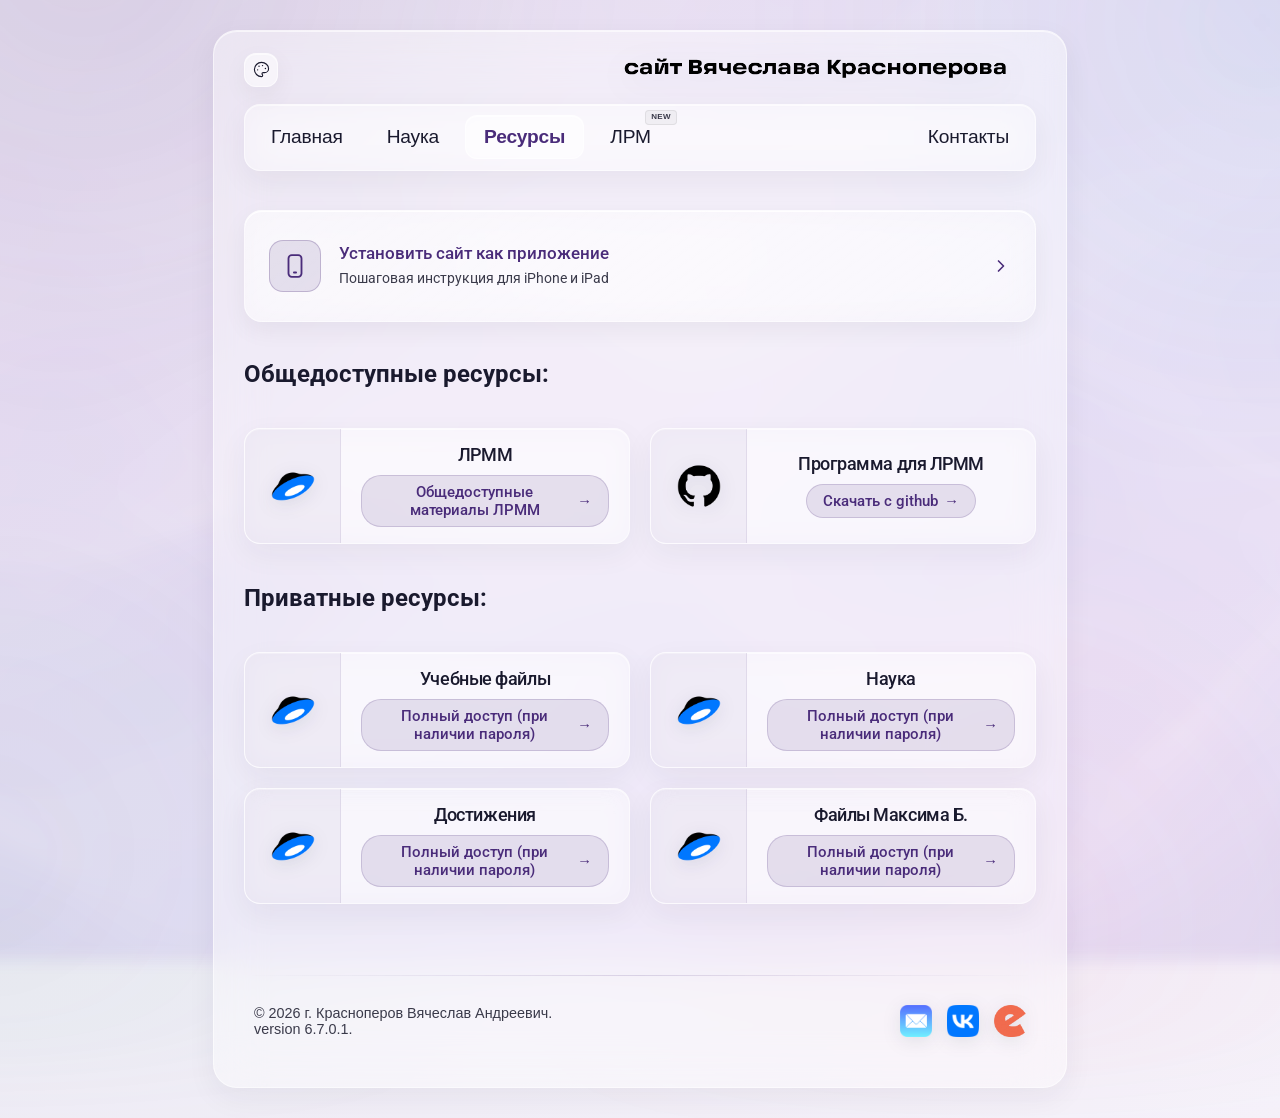
<file: resourses.html>
<!DOCTYPE html>
<html lang="ru">

<div id="notification-container" popover="manual" aria-live="polite" aria-atomic="true"></div>

<script>
(function () {
    var color = localStorage.getItem('themeColor') || 'purple';
    var mode = localStorage.getItem('themeMode') || 'light';
    document.documentElement.classList.add('color-' + color);
    if (mode === 'dark') document.documentElement.classList.add('dark-theme');
})();
</script>
<head>
    <meta charset="utf-8">
    <meta name="viewport" content="width=device-width, initial-scale=1.0">
    <link rel="manifest" href="/manifest.json">
<link rel="icon" href="assets/icons/favicon.ico" type="image/x-icon">
<meta name="apple-mobile-web-app-capable" content="yes">
<meta name="apple-mobile-web-app-status-bar-style" content="default">
<meta name="apple-mobile-web-app-title" content="vk-uspu">
<link rel="apple-touch-icon" href="assets/icons/apple-icon-180.png">
    <title>сайт Вячеслава Красноперова</title>
    <link href="https://fonts.googleapis.com/css2?family=Roboto:wght@400;700&display=swap" rel="stylesheet">
    <link rel="stylesheet" type="text/css" href="style.css" media="screen"/>
</head>
<body>
    <div id="page">
<header>
    <div class="header-top">
        <!-- Слайдер переключения темы -->
        <!-- ===== НОВЫЙ БЛОК theme-menu ===== -->
        <div class="theme-menu" id="themeMenu">
            <button type="button" class="theme-trigger" id="themeTrigger" aria-haspopup="true" aria-expanded="false" aria-label="Настройки темы оформления" title="Тема оформления">
                <svg viewBox="0 0 24 24" fill="none" stroke="currentColor" stroke-width="1.6" stroke-linecap="round" stroke-linejoin="round">
                    <path d="M12 2C6.5 2 2 6.5 2 12s4.5 10 10 10c.926 0 1.648-.746 1.648-1.688 0-.437-.18-.835-.437-1.125-.29-.289-.438-.652-.438-1.125a1.64 1.64 0 0 1 1.668-1.668h1.996c3.051 0 5.555-2.503 5.555-5.554C21.965 6.012 17.461 2 12 2z"/>
                    <circle cx="13.5" cy="6.5" r="1" fill="currentColor" stroke="none"/>
                    <circle cx="17.5" cy="10.5" r="1" fill="currentColor" stroke="none"/>
                    <circle cx="8.5" cy="7.5" r="1" fill="currentColor" stroke="none"/>
                    <circle cx="6.5" cy="12.5" r="1" fill="currentColor" stroke="none"/>
                </svg>
            </button>
            <div class="theme-panel" id="themePanel" role="group" aria-label="Выбор темы оформления">
                <button type="button" class="theme-dot" data-color="purple" title="Фиолетовый" aria-label="Фиолетовый акцент"></button>
                <button type="button" class="theme-dot" data-color="orange" title="Оранжевый" aria-label="Оранжевый акцент"></button>
                <button type="button" class="theme-dot" data-color="ocean" title="Океан" aria-label="Акцент «Океан»"></button>
                <button type="button" class="theme-dot" data-color="emerald" title="Изумруд" aria-label="Акцент «Изумруд»"></button>
                <button type="button" class="theme-dot" data-color="rose" title="Роза" aria-label="Акцент «Роза»"></button>
                <span class="theme-divider" aria-hidden="true"></span>
                <button type="button" class="mode-toggle" id="modeToggle" title="Светлый / тёмный режим" aria-label="Переключить светлый или тёмный режим" aria-pressed="false">
                    <svg class="icon-sun" viewBox="0 0 24 24" fill="none" stroke="currentColor" stroke-width="2" stroke-linecap="round" stroke-linejoin="round"><circle cx="12" cy="12" r="4"/><path d="M12 2v2M12 20v2M4.93 4.93l1.41 1.41M17.66 17.66l1.41 1.41M2 12h2M20 12h2M6.34 17.66l-1.41 1.41M19.07 4.93l-1.41 1.41"/></svg>
                    <svg class="icon-moon" viewBox="0 0 24 24" fill="none" stroke="currentColor" stroke-width="2" stroke-linecap="round" stroke-linejoin="round"><path d="M21 12.79A9 9 0 1 1 11.21 3 7 7 0 0 0 21 12.79z"/></svg>
                </button>
            </div>
        </div>
        <!-- ===== КОНЕЦ НОВОГО БЛОКА ===== -->
        <a href="index.html" class="logo">
            <img id="logo" src="assets/logos/logo-light.png" alt="сайт Вячеслава Красноперова">
        </a>
    </div>
    <nav>
        <ul>
            <li><a href="index.html">Главная</a></li>
            <li><a href="science.html">Наука</a></li>
            <li class="active"><a href="resourses.html">Ресурсы</a></li>
            <li><a href="lwm.html" class="nav-new">ЛРМ</a></li>
            <li class="rght"><a href="contacts.html">Контакты</a></li>
        </ul>
    </nav>
</header>

    <section id="content">

<br>

<!-- Кнопка-триггер -->
<button type="button" class="pwa-trigger" id="pwaTrigger" aria-haspopup="dialog" aria-controls="pwaModal">
    <span class="pwa-trigger-icon" aria-hidden="true">
        <svg viewBox="0 0 24 24" fill="none" stroke="currentColor" stroke-width="1.7" stroke-linecap="round" stroke-linejoin="round">
            <rect x="6" y="2" width="12" height="20" rx="3"/>
            <path d="M11 18h2"/>
        </svg>
    </span>
    <span class="pwa-trigger-text">
        <span class="pwa-trigger-title">Установить сайт как приложение</span>
        <span class="pwa-trigger-desc">Пошаговая инструкция для iPhone и iPad</span>
    </span>
    <svg class="pwa-trigger-arrow" viewBox="0 0 24 24" fill="none" stroke="currentColor" stroke-width="2" stroke-linecap="round" stroke-linejoin="round" aria-hidden="true">
        <path d="M9 6l6 6-6 6"/>
    </svg>
</button>

    <h1>Общедоступные ресурсы:</h1>

<div class="contacts-container">
    
	<div class="contact-card">
        <div class="contact-icon">
            <img src="assets/logos/yadisk-logo.png" alt="ЛРММ">
        </div>
        <div class="contact-info">
            <h3>ЛРММ</h3>
            <a href="https://disk.yandex.ru/d/8-2kg_MNXjhZ6w">Общедоступные материалы ЛРММ</a>
        </div>
    </div>
	

    <div class="contact-card">
        <div class="contact-icon">
            <img src="assets/logos/github-logo.png" alt="Программа для ЛРММ">
        </div>
        <div class="contact-info">
            <h3>Программа для ЛРММ</h3>
            <a href="https://github.com/Gastin01/lwmm-art" target="_blank">Скачать с github</a>
        </div>
    </div>	
</div>

<h1>Приватные ресурсы:</h1>

<div class="contacts-container">
    
	<div class="contact-card">
        <div class="contact-icon">
            <img src="assets/logos/yadisk-logo.png" alt="Учебные файлы">
        </div>
        <div class="contact-info">
            <h3>Учебные файлы</h3>
            <a href="https://disk.yandex.ru/d/LH5a0N8_3CafOw">Полный доступ (при наличии пароля)</a>
        </div>
    </div>
    
    <div class="contact-card">
        <div class="contact-icon">
            <img src="assets/logos/yadisk-logo.png" alt="Наука">
        </div>
        <div class="contact-info">
            <h3>Наука</h3>
            <a href="https://disk.yandex.ru/d/eYj50H7QxVitJQ" target="_blank">Полный доступ (при наличии пароля)</a>
        </div>
    </div>
    
    <div class="contact-card">
        <div class="contact-icon">
            <img src="assets/logos/yadisk-logo.png" alt="Достижения">
        </div>
        <div class="contact-info">
            <h3>Достижения</h3>
            <a href="https://disk.yandex.ru/d/RUAiMD_9K-5ncw" target="_blank">Полный доступ (при наличии пароля)</a>
        </div>
    </div>
	
    <div class="contact-card">
        <div class="contact-icon">
            <img src="assets/logos/yadisk-logo.png" alt="Файлы Максима Б.">
        </div>
        <div class="contact-info">
            <h3>Файлы Максима Б.</h3>
            <a href="https://disk.yandex.ru/d/NtIW9YYa96jaqg" target="_blank">Полный доступ (при наличии пароля)</a>
        </div>
    </div>

</div>

 </section>

    <footer>
        <div class="footer-content">
            <div class="copyright">
                © 2026 г. Красноперов Вячеслав Андреевич. <br>
                version 6.7.0.1.
            </div>
            <div class="social-links">
                <a href="mailto:vk.uspu@ya.ru" class="social-icon">
                    <img src="assets/logos/email-logo.png" alt="Email">
                </a>
                <a href="https://vk.com/gastin01" target="_blank" class="social-icon">
                    <img src="assets/logos/vk-logo.webp" alt="ВКонтакте">
                </a>
                <a href="https://elibrary.ru/author_profile.asp?authorid=1251425" target="_blank" class="social-icon">
                    <img src="assets/logos/elibrary-logo.png" alt="eLibrary">
                </a>
            </div>
        </div>
    </footer>
    </div><!-- /#page -->

<!-- ============================================================
     МОДАЛЬНОЕ ОКНО PWA — вынесено ЗА пределы #page.
     Родитель #page имеет backdrop-filter, который создаёт
     containing block для fixed/absolute — из-за этого <dialog>
     позиционировался относительно страницы, а не окна,
     и «прилипал» к левому верхнему углу. Здесь он в топ-слое.
     ============================================================ -->
<dialog class="pwa-modal" id="pwaModal" aria-labelledby="pwaModalTitle">
    <button type="button" class="pwa-modal-close" id="pwaModalClose" aria-label="Закрыть">
        <svg viewBox="0 0 24 24" fill="none" stroke="currentColor" stroke-width="2" stroke-linecap="round" stroke-linejoin="round" aria-hidden="true">
            <path d="M6 6l12 12M18 6L6 18"/>
        </svg>
    </button>

    <div class="pwa-modal-inner">
        <header class="pwa-modal-header">
            <h2 id="pwaModalTitle" class="pwa-modal-title">Установка сайта на iPhone</h2>
            <p class="pwa-modal-lead">Добавьте сайт на домашний экран, чтобы открывать его как отдельное приложение — без адресной строки Safari.</p>
        </header>

        <div class="pwa-steps">

            <article class="pwa-step">
                <h3 class="pwa-step-title">
                    <span class="pwa-step-num" aria-hidden="true">1</span>
                    <span>Откройте сайт в Safari</span>
                </h3>
                <figure class="pwa-step-media">
                    <img src="assets/pwa/step-1.png" alt="Адрес сайта в Safari" loading="lazy" decoding="async">
                </figure>
                <div class="pwa-step-body">
                    <p class="pwa-step-text">Установка на iPhone выполняется через Safari. Если сайт открыт в другом браузере, сначала откройте эту же страницу в Safari.</p>
                    <div class="pwa-copy-wrap">
                        <button type="button" class="pwa-copy" id="pwaCopyLink">
                            <svg viewBox="0 0 24 24" fill="none" stroke="currentColor" stroke-width="2" stroke-linecap="round" stroke-linejoin="round" aria-hidden="true">
                                <rect x="9" y="9" width="13" height="13" rx="2"/>
                                <path d="M5 15H4a2 2 0 0 1-2-2V4a2 2 0 0 1 2-2h9a2 2 0 0 1 2 2v1"/>
                            </svg>
                            <span>Скопировать ссылку</span>
                        </button>
                    </div>
                </div>
            </article>

            <article class="pwa-step">
                <h3 class="pwa-step-title">
                    <span class="pwa-step-num" aria-hidden="true">2</span>
                    <span>Откройте меню «Поделиться»</span>
                </h3>
                <figure class="pwa-step-media">
                    <img src="assets/pwa/step-2.png" alt="Меню «Поделиться» в Safari" loading="lazy" decoding="async">
                </figure>
                <div class="pwa-step-body">
                    <p class="pwa-step-text">В нижней панели Safari нажмите кнопку «Поделиться» — квадрат со стрелкой вверх. Откроется системное меню действий для текущей страницы.</p>
                </div>
            </article>

            <article class="pwa-step">
                <h3 class="pwa-step-title">
                    <span class="pwa-step-num" aria-hidden="true">3</span>
                    <span>Выберите «На экран "Домой"»</span>
                </h3>
                <figure class="pwa-step-media">
                    <img src="assets/pwa/step-3.png" alt="Пункт «На экран Домой»" loading="lazy" decoding="async">
                </figure>
                <div class="pwa-step-body">
                    <p class="pwa-step-text">Пролистайте список действий вниз и найдите пункт «На экран "Домой"». Нажмите его, чтобы перейти к настройке добавления сайта.</p>
                </div>
            </article>

            <article class="pwa-step">
                <h3 class="pwa-step-title">
                    <span class="pwa-step-num" aria-hidden="true">4</span>
                    <span>Нажмите «Добавить»</span>
                </h3>
                <figure class="pwa-step-media">
                    <img src="assets/pwa/step-4.png" alt="Кнопка «Добавить» в Safari" loading="lazy" decoding="async">
                </figure>
                <div class="pwa-step-body">
                    <p class="pwa-step-text">В правом верхнем углу нажмите «Добавить». Иконка сайта появится на домашнем экране, после чего его можно запускать как обычное приложение.</p>
                </div>
            </article>

        </div>

        <aside class="pwa-note">
            <svg viewBox="0 0 24 24" fill="none" stroke="currentColor" stroke-width="2" stroke-linecap="round" stroke-linejoin="round" aria-hidden="true">
                <circle cx="12" cy="12" r="10"/>
                <path d="M12 16v-4M12 8h.01"/>
            </svg>
            <span><strong>iPad:</strong> порядок действий такой же. <strong>Android:</strong> в меню браузера используйте «Установить приложение» или «Добавить на главный экран».</span>
        </aside>

        <div class="pwa-done-wrap">
            <button type="button" class="pwa-done" id="pwaDone">Готово</button>
        </div>
    </div>
</dialog>

<script>
  if ('serviceWorker' in navigator) {
    navigator.serviceWorker.register('sw.js');
  }
</script>

<script>
    // ===== ПЕРЕКЛЮЧЕНИЕ ТЕМЫ: цвет (5 акцентов) + режим (светлый/тёмный) =====
(function() {
    const COLORS = ['purple', 'orange', 'ocean', 'emerald', 'rose'];

    const root = document.documentElement;
    const dots = document.querySelectorAll('.theme-dot');
    const modeToggle = document.getElementById('modeToggle');
    const logo = document.getElementById('logo');
    const menu = document.getElementById('themeMenu');
    const trigger = document.getElementById('themeTrigger');

    function applyColor(color) {
        if (!COLORS.includes(color)) color = 'purple';

        COLORS.forEach(c => root.classList.remove('color-' + c));
        root.classList.add('color-' + color);

        dots.forEach(dot => {
            const isActive = dot.dataset.color === color;
            dot.classList.toggle('active', isActive);
            dot.setAttribute('aria-pressed', isActive ? 'true' : 'false');
        });

        localStorage.setItem('themeColor', color);
    }

    function applyMode(mode) {
        const isDark = mode === 'dark';
        root.classList.toggle('dark-theme', isDark);

        if (modeToggle) {
            modeToggle.setAttribute('aria-pressed', isDark ? 'true' : 'false');
        }
        if (logo) {
            logo.src = isDark
    ? 'assets/logos/logo-dark.png'
    : 'assets/logos/logo-light.png';
        }

        localStorage.setItem('themeMode', mode);
    }

    // Применяем сохранённые цвет и режим при загрузке
    const currentColor = localStorage.getItem('themeColor') || 'purple';
    const currentMode = localStorage.getItem('themeMode') || 'light';
    applyColor(currentColor);
    applyMode(currentMode);

    // Обработчик клика по точкам цвета
    dots.forEach(dot => {
        dot.addEventListener('click', function() {
            applyColor(this.dataset.color);
        });
    });

    // Обработчик клика по переключателю светлый/тёмный
    if (modeToggle) {
        modeToggle.addEventListener('click', function() {
            const isDark = root.classList.contains('dark-theme');
            applyMode(isDark ? 'light' : 'dark');
        });
    }

    // Открытие/закрытие меню тапом — на десктопе панель и так
    // раскрывается по наведению (см. CSS), это для сенсорных экранов
    if (menu && trigger) {
        trigger.addEventListener('click', function() {
            const isOpen = menu.classList.toggle('open');
            trigger.setAttribute('aria-expanded', isOpen ? 'true' : 'false');
        });

        document.addEventListener('click', function(e) {
            if (!menu.contains(e.target)) {
                menu.classList.remove('open');
                trigger.setAttribute('aria-expanded', 'false');
            }
        });

        // после выбора цвета или режима на тач-экране меню можно сразу закрыть
        menu.addEventListener('click', function(e) {
            if (e.target.closest('.theme-dot') || e.target.closest('.mode-toggle')) {
                setTimeout(() => {
                    menu.classList.remove('open');
                    trigger.setAttribute('aria-expanded', 'false');
                }, 150);
            }
        });
    }
})();
</script>

<script>
(function () {
    const trigger  = document.getElementById('pwaTrigger');
    const modal    = document.getElementById('pwaModal');
    const closeBtn = document.getElementById('pwaModalClose');
    const doneBtn  = document.getElementById('pwaDone');
    const copyBtn  = document.getElementById('pwaCopyLink');
    const toastBox = document.getElementById('notification-container');

    if (!trigger || !modal || !closeBtn || !doneBtn || !copyBtn || !toastBox) return;

    let toastTimer = null;

    function clearToast() {
        if (toastTimer) {
            clearTimeout(toastTimer);
            toastTimer = null;
        }

        toastBox.querySelectorAll('.notification').forEach(el => el.remove());

        if (typeof toastBox.hidePopover === 'function') {
            try { toastBox.hidePopover(); } catch (_) {}
        }
        toastBox.classList.remove('pwa-notification-fallback');
    }

    function openModal() {
        clearToast();
        if (!modal.open) {
            modal.showModal();
            document.body.classList.add('pwa-modal-open');
        }
    }

    function closeModal() {
        clearToast();
        if (modal.open) modal.close();
    }

    function showNotification(type, title, message) {
        clearToast();

        const notification = document.createElement('div');
        notification.className = 'notification ' + type;

        const icon = document.createElement('div');
        icon.className = 'notification-icon';
        icon.textContent = type === 'success' ? '✓' : '×';

        const text = document.createElement('div');
        text.className = 'notification-text';

        const titleEl = document.createElement('div');
        titleEl.className = 'notification-title';
        titleEl.textContent = title;

        const messageEl = document.createElement('div');
        messageEl.className = 'notification-message';
        messageEl.textContent = message;

        text.append(titleEl, messageEl);
        notification.append(icon, text);
        toastBox.appendChild(notification);

        const reveal = () => {
            if (typeof toastBox.showPopover === 'function') {
                try { toastBox.showPopover(); } catch (_) {}
            } else {
                toastBox.classList.add('pwa-notification-fallback');
            }
            requestAnimationFrame(() => notification.classList.add('show'));
        };

        reveal();

        toastTimer = setTimeout(() => {
            notification.classList.remove('show');
            notification.classList.add('hide');

            setTimeout(() => {
                notification.remove();
                if (!toastBox.querySelector('.notification')) {
                    if (typeof toastBox.hidePopover === 'function') {
                        try { toastBox.hidePopover(); } catch (_) {}
                    }
                    toastBox.classList.remove('pwa-notification-fallback');
                }
            }, 300);
        }, 4000);
    }

    trigger.addEventListener('click', openModal);
    closeBtn.addEventListener('click', closeModal);
    doneBtn.addEventListener('click', closeModal);

    modal.addEventListener('click', event => {
        if (event.target === modal) closeModal();
    });

    modal.addEventListener('close', () => {
        document.body.classList.remove('pwa-modal-open');
        clearToast();
    });

    copyBtn.addEventListener('click', async () => {
        const url = location.href;
        let copied = false;

        try {
            await navigator.clipboard.writeText(url);
            copied = true;
        } catch (_) {
            const area = document.createElement('textarea');
            area.value = url;
            area.setAttribute('readonly', '');
            area.style.position = 'fixed';
            area.style.left = '-9999px';
            document.body.appendChild(area);
            area.select();
            try { copied = document.execCommand('copy'); } catch (_) {}
            area.remove();
        }

        if (copied) {
            showNotification('success', 'Скопировано', 'Ссылка на сайт в буфере обмена.');
        } else {
            showNotification('error', 'Не удалось скопировать', 'Скопируйте ссылку вручную из адресной строки.');
        }
    });
})();
</script>
</body>
</html>
</file>
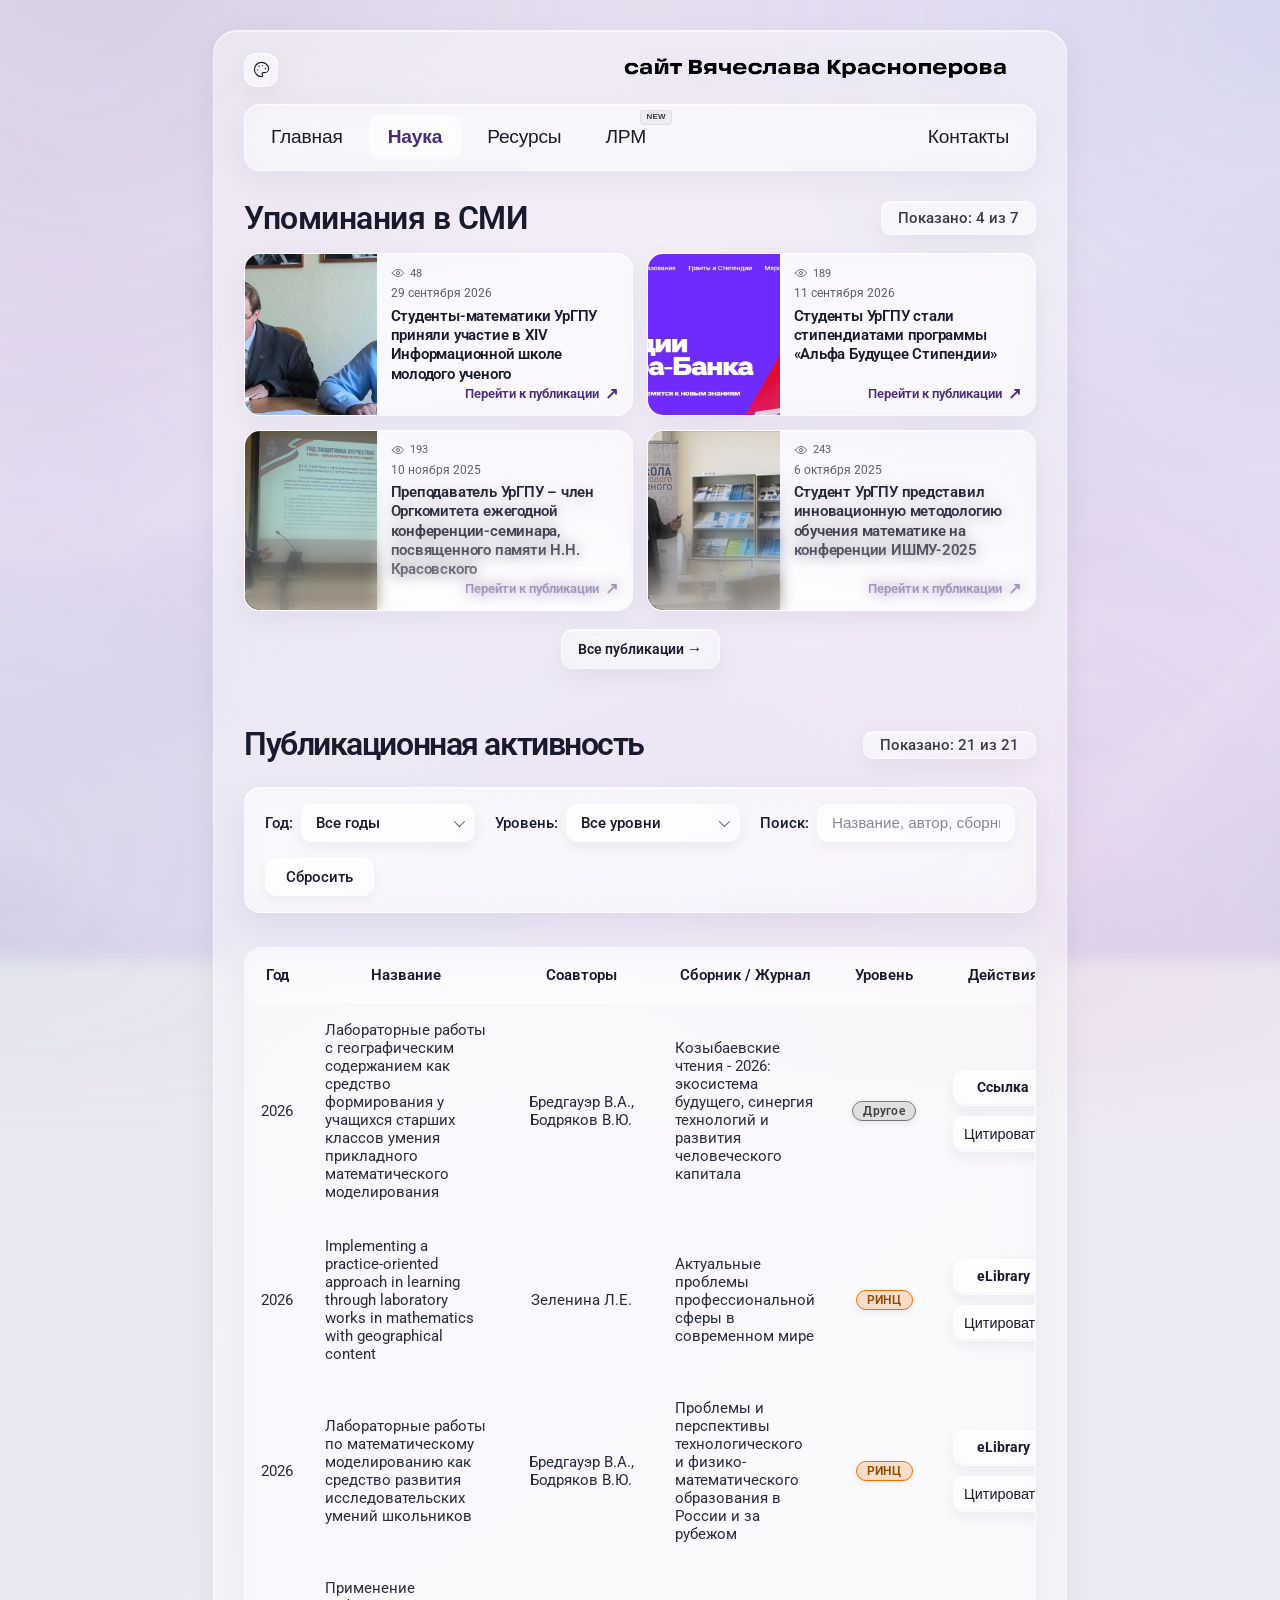
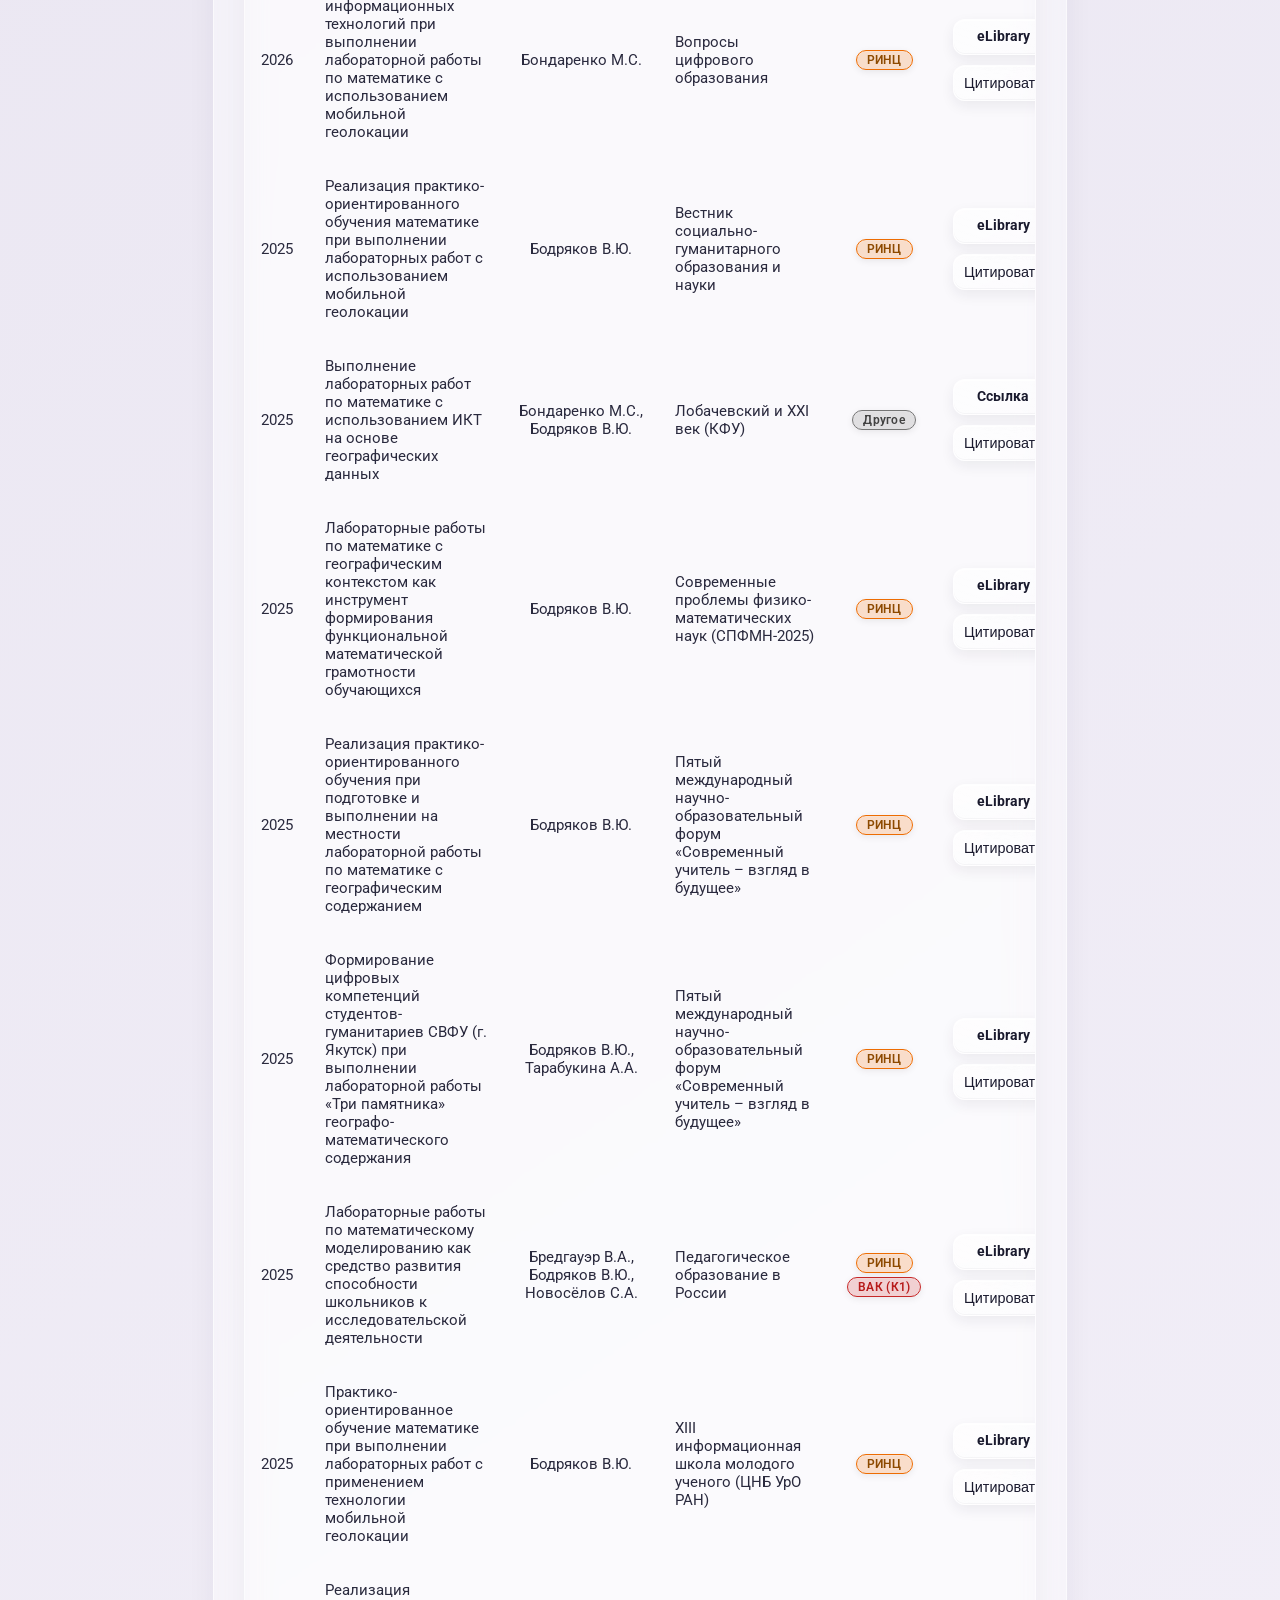
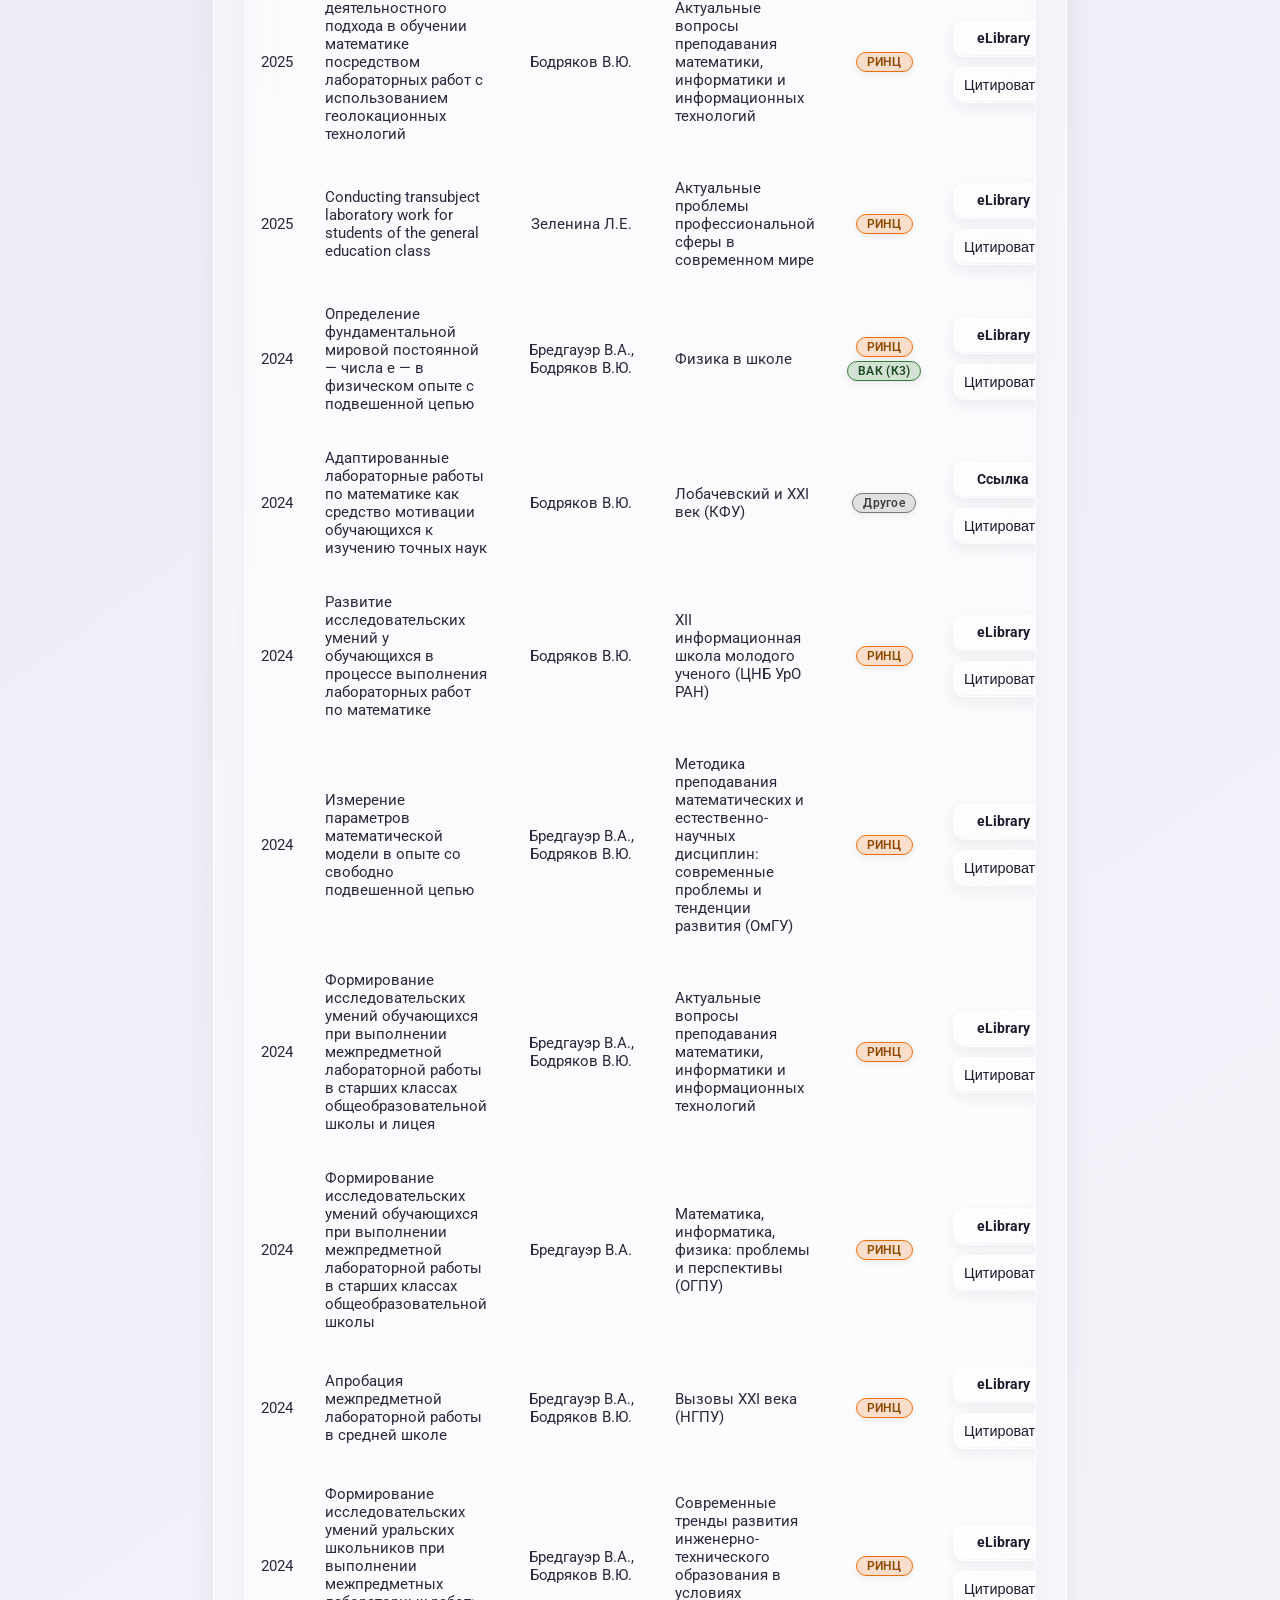
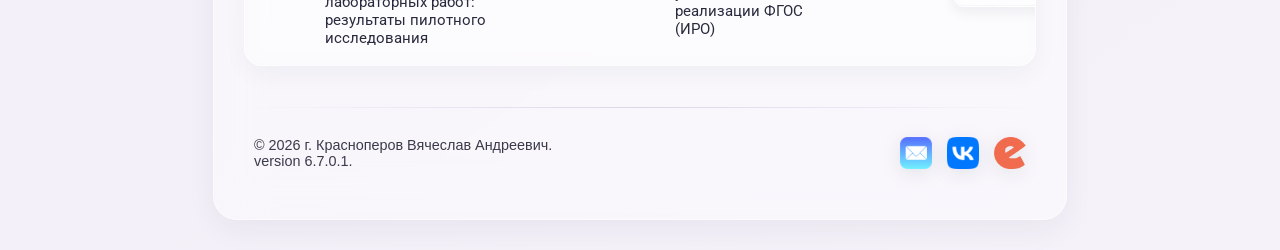
<file: science.html>
<!DOCTYPE html>
<html>
<script>
(function () {
    var color = localStorage.getItem('themeColor') || 'purple';
    var mode = localStorage.getItem('themeMode') || 'light';
    document.documentElement.classList.add('color-' + color);
    if (mode === 'dark') document.documentElement.classList.add('dark-theme');
})();
</script>
<head>
    <meta charset="utf-8">
    <meta name="viewport" content="width=device-width, initial-scale=1.0">
    <link rel="manifest" href="/manifest.json">
	<link rel="icon" href="assets/icons/favicon.ico" type="image/x-icon">
    <meta name="apple-mobile-web-app-capable" content="yes">
    <meta name="apple-mobile-web-app-status-bar-style" content="default">
    <meta name="apple-mobile-web-app-title" content="vk-uspu">
    <link rel="apple-touch-icon" href="assets/icons/apple-icon-180.png">
    <title>сайт Вячеслава Красноперова</title>
    <link href="https://fonts.googleapis.com/css2?family=Roboto:wght@400;700&display=swap" rel="stylesheet">
    <link rel="stylesheet" type="text/css" href="style.css" media="screen"/>
    
    <!-- Подключаем внешний файл с данными публикаций -->
    <script src="papers-data.js"></script>
</head>

<body>
<div id="page">

<header>
    <div class="header-top">
        <!-- Слайдер переключения темы -->
        <!-- ===== НОВЫЙ БЛОК theme-menu ===== -->
        <div class="theme-menu" id="themeMenu">
            <button type="button" class="theme-trigger" id="themeTrigger" aria-haspopup="true" aria-expanded="false" aria-label="Настройки темы оформления" title="Тема оформления">
                <svg viewBox="0 0 24 24" fill="none" stroke="currentColor" stroke-width="1.6" stroke-linecap="round" stroke-linejoin="round">
                    <path d="M12 2C6.5 2 2 6.5 2 12s4.5 10 10 10c.926 0 1.648-.746 1.648-1.688 0-.437-.18-.835-.437-1.125-.29-.289-.438-.652-.438-1.125a1.64 1.64 0 0 1 1.668-1.668h1.996c3.051 0 5.555-2.503 5.555-5.554C21.965 6.012 17.461 2 12 2z"/>
                    <circle cx="13.5" cy="6.5" r="1" fill="currentColor" stroke="none"/>
                    <circle cx="17.5" cy="10.5" r="1" fill="currentColor" stroke="none"/>
                    <circle cx="8.5" cy="7.5" r="1" fill="currentColor" stroke="none"/>
                    <circle cx="6.5" cy="12.5" r="1" fill="currentColor" stroke="none"/>
                </svg>
            </button>
            <div class="theme-panel" id="themePanel" role="group" aria-label="Выбор темы оформления">
                <button type="button" class="theme-dot" data-color="purple" title="Фиолетовый" aria-label="Фиолетовый акцент"></button>
                <button type="button" class="theme-dot" data-color="orange" title="Оранжевый" aria-label="Оранжевый акцент"></button>
                <button type="button" class="theme-dot" data-color="ocean" title="Океан" aria-label="Акцент «Океан»"></button>
                <button type="button" class="theme-dot" data-color="emerald" title="Изумруд" aria-label="Акцент «Изумруд»"></button>
                <button type="button" class="theme-dot" data-color="rose" title="Роза" aria-label="Акцент «Роза»"></button>
                <span class="theme-divider" aria-hidden="true"></span>
                <button type="button" class="mode-toggle" id="modeToggle" title="Светлый / тёмный режим" aria-label="Переключить светлый или тёмный режим" aria-pressed="false">
                    <svg class="icon-sun" viewBox="0 0 24 24" fill="none" stroke="currentColor" stroke-width="2" stroke-linecap="round" stroke-linejoin="round"><circle cx="12" cy="12" r="4"/><path d="M12 2v2M12 20v2M4.93 4.93l1.41 1.41M17.66 17.66l1.41 1.41M2 12h2M20 12h2M6.34 17.66l-1.41 1.41M19.07 4.93l-1.41 1.41"/></svg>
                    <svg class="icon-moon" viewBox="0 0 24 24" fill="none" stroke="currentColor" stroke-width="2" stroke-linecap="round" stroke-linejoin="round"><path d="M21 12.79A9 9 0 1 1 11.21 3 7 7 0 0 0 21 12.79z"/></svg>
                </button>
            </div>
        </div>
        <!-- ===== КОНЕЦ НОВОГО БЛОКА ===== -->
        <a href="index.html" class="logo">
            <img id="logo" src="assets/logos/logo-light.png" alt="сайт Вячеслава Красноперова">
        </a>
    </div>
    <nav>
        <ul>
            <li><a href="index.html">Главная</a></li>
            <li class="active"><a href="science.html">Наука</a></li>
            <li><a href="resourses.html">Ресурсы</a></li>
			<li><a href="lwm.html" class="nav-new">ЛРМ</a></li>
            <li class="rght"><a href="contacts.html">Контакты</a></li>
        </ul>
    </nav>
</header>



    <!-- Упоминания в СМИ перед списком научных публикаций -->
        <!-- ========== УПОМИНАНИЯ В СМИ ========== -->
        <section class="media-mentions science-media-mentions" aria-labelledby="science-media-mentions-title">
            <div class="media-mentions-header science-media-mentions-header">
                <h2 id="science-media-mentions-title">Упоминания в СМИ</h2>
                <span class="result-count-header science-media-mentions-count" aria-live="polite">Показано: 4 из 7</span>
            </div>

            <div class="media-mentions-grid" id="scienceMediaMentionsExtra">
                <article class="media-mention-card">
                    <div class="media-mention-photo media-mention-photo--one" role="img" aria-label="Фото публикации" style="background-image: url('assets/images/media/article1.jpg')">
					</div>
                    <div class="media-mention-body">
                        <div class="media-mention-meta">
                            <span class="media-mention-views" aria-label="Количество просмотров">
                                <svg viewBox="0 0 24 24" aria-hidden="true"><path d="M2.5 12s3.4-6 9.5-6 9.5 6 9.5 6-3.4 6-9.5 6-9.5-6-9.5-6Z"/><circle cx="12" cy="12" r="2.7"/></svg>
                                <span>48</span>
                            </span>
                        </div>
                        <time class="media-mention-date">29 сентября 2026</time>
                        <h3>Студенты-математики УрГПУ приняли участие в XIV Информационной школе молодого ученого</h3>
                        <a class="media-mention-link" href="https://uspu.ru/news/studenty-matematiki-urgpu-prinyali-uchastie-v-xiv-informatsionnoy-shkole-molodogo-uchenogo-/?sphrase_id=680108" target="_blank">Перейти к публикации <span aria-hidden="true">↗</span></a>
                    </div>
                </article>

                <article class="media-mention-card">
                    <div class="media-mention-photo media-mention-photo--one" role="img" aria-label="Фото публикации" style="background-image: url('assets/images/media/article2.jpg')">
					</div>
                    <div class="media-mention-body">
                        <div class="media-mention-meta">
                            <span class="media-mention-views" aria-label="Количество просмотров">
                                <svg viewBox="0 0 24 24" aria-hidden="true"><path d="M2.5 12s3.4-6 9.5-6 9.5 6 9.5 6-3.4 6-9.5 6-9.5-6-9.5-6Z"/><circle cx="12" cy="12" r="2.7"/></svg>
                                <span>189</span>
                            </span>
                        </div>
                        <time class="media-mention-date">11 сентября 2026</time>
                        <h3>Студенты УрГПУ стали стипендиатами программы «Альфа Будущее Стипендии»</h3>
                        <a class="media-mention-link" href="https://uspu.ru/news/studenty-urgpu-stali-stipendiatami-programmy-alfa-budushchee-stipendii/?sphrase_id=680003" target="_blank">Перейти к публикации <span aria-hidden="true">↗</span></a>
                    </div>
                </article>
				
				<article class="media-mention-card">
                    <div class="media-mention-photo media-mention-photo--one" role="img" aria-label="Фото публикации" style="background-image: url('assets/images/media/article3.jpg')">
					</div>
                    <div class="media-mention-body">
                        <div class="media-mention-meta">
                            <span class="media-mention-views" aria-label="Количество просмотров">
                                <svg viewBox="0 0 24 24" aria-hidden="true"><path d="M2.5 12s3.4-6 9.5-6 9.5 6 9.5 6-3.4 6-9.5 6-9.5-6-9.5-6Z"/><circle cx="12" cy="12" r="2.7"/></svg>
                                <span>193</span>
                            </span>
                        </div>
                        <time class="media-mention-date">10 ноября 2025</time>
                        <h3>Преподаватель УрГПУ – член Оргкомитета ежегодной конференции-семинара, посвященного памяти Н.Н. Красовского</h3>
                        <a class="media-mention-link" href="https://uspu.ru/news/prepodavatel-urgpu-chlen-orgkomiteta-ezhegodnoy-konferentsii-seminara-posvyashchennogo-pamyati-n-n-k/?sphrase_id=680003" target="_blank">Перейти к публикации <span aria-hidden="true">↗</span></a>
                    </div>
                </article>

                <article class="media-mention-card media-mention-card--preview">
                    <div class="media-mention-photo media-mention-photo--one" role="img" aria-label="Фото публикации" style="background-image: url('assets/images/media/article4.jpg')">
					</div>
                    <div class="media-mention-body">
                        <div class="media-mention-meta">
                            <span class="media-mention-views" aria-label="Количество просмотров">
                                <svg viewBox="0 0 24 24" aria-hidden="true"><path d="M2.5 12s3.4-6 9.5-6 9.5 6 9.5 6-3.4 6-9.5 6-9.5-6-9.5-6Z"/><circle cx="12" cy="12" r="2.7"/></svg>
                                <span>243</span>
                            </span>
                        </div>
                        <time class="media-mention-date">6 октября 2025</time>
                        <h3>Студент УрГПУ представил инновационную методологию обучения математике на конференции ИШМУ-2025</h3>
                        <a class="media-mention-link" href="https://uspu.ru/news/student-urgpu-predstavil-innovatsionnuyu-metodologiyu-obucheniya-matematike-na-konferentsii-ishmu-20/?sphrase_id=680003" target="_blank">Перейти к публикации <span aria-hidden="true">↗</span></a>
                    </div>
                </article>
	
				<article class="media-mention-card media-mention-card--extra" hidden>
                    <div class="media-mention-photo media-mention-photo--one" role="img" aria-label="Фото публикации" style="background-image: url('assets/images/media/article5.jpg')">
					</div>
                    <div class="media-mention-body">
                        <div class="media-mention-meta">
                            <span class="media-mention-views" aria-label="Количество просмотров">
                                <svg viewBox="0 0 24 24" aria-hidden="true"><path d="M2.5 12s3.4-6 9.5-6 9.5 6 9.5 6-3.4 6-9.5 6-9.5-6-9.5-6Z"/><circle cx="12" cy="12" r="2.7"/></svg>
                                <span>262</span>
                            </span>
                        </div>
                        <time class="media-mention-date">2 декабря 2024</time>
                        <h3>Студенты ИМФИ УрГПУ – победители конкурса НИРС в Казанском (Приволжском) федеральном университете</h3>
                        <a class="media-mention-link" href="https://uspu.ru/news/studenty-imfi-urgpu-pobediteli-konkursa-nirs-v-kazanskom-privolzhskom-federalnom-universitete/?sphrase_id=680003" target="_blank">Перейти к публикации <span aria-hidden="true">↗</span></a>
                    </div>
                </article>

                <article class="media-mention-card media-mention-card--extra" hidden>
                    <div class="media-mention-photo media-mention-photo--one" role="img" aria-label="Фото публикации" style="background-image: url('assets/images/media/article6.jpeg')">
					</div>
                    <div class="media-mention-body">
                        <div class="media-mention-meta">
                            <span class="media-mention-views" aria-label="Количество просмотров">
                                <svg viewBox="0 0 24 24" aria-hidden="true"><path d="M2.5 12s3.4-6 9.5-6 9.5 6 9.5 6-3.4 6-9.5 6-9.5-6-9.5-6Z"/><circle cx="12" cy="12" r="2.7"/></svg>
                                <span>526</span>
                            </span>
                        </div>
                        <time class="media-mention-date">31 мая 2024</time>
                        <h3>Студент ИМФИ УрГПУ провел профориентационное занятие для десятиклассников МАОУ СОШ № 97 им. А. В. Гуменюка</h3>
                        <a class="media-mention-link" href="https://uspu.ru/news/student-imfi-urgpu-provel-proforientatsionnoe-zanyatie-dlya-desyatiklassnikov-maou-sosh-97-im-a-v-gu/?sphrase_id=680003" target="_blank">Перейти к публикации <span aria-hidden="true">↗</span></a>
                    </div>
                </article>	

                <article class="media-mention-card media-mention-card--extra" hidden>
                    <div class="media-mention-photo media-mention-photo--one" role="img" aria-label="Фото публикации" style="background-image: url('assets/images/media/article7.jpg')">
					</div>
                    <div class="media-mention-body">
                        <div class="media-mention-meta">
                            <span class="media-mention-views" aria-label="Количество просмотров">
                                <svg viewBox="0 0 24 24" aria-hidden="true"><path d="M2.5 12s3.4-6 9.5-6 9.5 6 9.5 6-3.4 6-9.5 6-9.5-6-9.5-6Z"/><circle cx="12" cy="12" r="2.7"/></svg>
                                <span>603</span>
                            </span>
                        </div>
                        <time class="media-mention-date">27 апреля 2024</time>
                        <h3>Исследования, проводимые в УрГПУ, представлены на международной конференции в Оренбурге</h3>
                        <a class="media-mention-link" href="https://uspu.ru/news/issledovaniya-provodimye-v-urgpu-predstavleny-na-mezhdunarodnoy-konferentsii-v-orenburge/?sphrase_id=680003" target="_blank">Перейти к публикации <span aria-hidden="true">↗</span></a>
                    </div>
                </article>	
				
            </div>
            <div class="media-mentions-more-wrap">
                <button class="media-mentions-more lwm-button lwm-button-ghost" type="button" aria-expanded="false" aria-controls="scienceMediaMentionsExtra">Все публикации <span aria-hidden="true">→</span></button>
            </div>
        </section>
        <script>
        (function () {
            const section = document.currentScript.previousElementSibling;
            if (!section) return;
            const button = section.querySelector('.media-mentions-more');
            const extra = section.querySelectorAll('.media-mention-card--extra');
            if (!button || !extra.length) return;
            button.addEventListener('click', function () {
                const expanded = button.getAttribute('aria-expanded') === 'true';
                extra.forEach(card => card.hidden = expanded);
                section.classList.toggle('is-expanded', !expanded);
                button.setAttribute('aria-expanded', String(!expanded));
                const count = section.querySelector('.science-media-mentions-count');
                if (count) count.textContent = expanded ? 'Показано: 4 из 7' : 'Показано: 7 из 7';
                button.innerHTML = expanded ? 'Все публикации <span aria-hidden="true">→</span>' : 'Свернуть <span aria-hidden="true">←</span>';
            });
        })();
        </script>


    <section id="content">
        <!-- Заголовок и счётчик в одной строке -->
        <div class="content-header">
            <h1>Публикационная активность</h1>
            <span id="resultCount" class="result-count-header">Показано: 21 из 21</span>
        </div>

        <!-- Блок фильтров (без счётчика) -->
        <div class="filter-bar">
            <div class="filter-group">
                <label>Год:</label>
                <select id="filterYear">
                    <option value="all">Все годы</option>
                    <option value="2026">2026</option>
                    <option value="2025">2025</option>
                    <option value="2024">2024</option>
                </select>
            </div>
            <div class="filter-group">
                <label>Уровень:</label>
                <select id="filterLevel">
                    <option value="all">Все уровни</option>
                    <option value="vak1">ВАК (К1)</option>
                    <option value="vak3">ВАК (К3)</option>
                    <option value="vak2">ВАК (К2)</option>
                    <option value="rinc">РИНЦ</option>
                    <option value="other">Другое</option>
                </select>
            </div>
            <div class="filter-group search-group">
                <label>Поиск:</label>
                <input type="text" id="filterSearch" placeholder="Название, автор, сборник...">
            </div>
            <button id="clearFilters" class="btn-glass">Сбросить</button>
        </div>

        <!-- Таблица -->
        <div class="table-wrapper">
            <table class="publications-table" id="publicationsTable">
                <thead>
                    <tr>
                        <th class="center">Год</th>
                        <th>Название</th>
                        <th class="center">Соавторы</th>
                        <th>Сборник / Журнал</th>
                        <th class="center">Уровень</th>
                        <th class="center">Действия</th>
                    </tr>
                </thead>
                <tbody>
                    <!-- Данные рендерятся через JS -->
                </tbody>
            </table>
        </div>
    </section>

    <footer>
        <div class="footer-content">
            <div class="copyright">
                © 2026 г. Красноперов Вячеслав Андреевич. <br>
				version 6.7.0.1.
            </div>
            <div class="social-links">
                <a href="mailto:vk.uspu@ya.ru" class="social-icon">
                    <img src="assets/logos/email-logo.png" alt="Email">
                </a>
                <a href="https://vk.com/gastin01" target="_blank" class="social-icon">
                    <img src="assets/logos/vk-logo.webp" alt="ВКонтакте">
                </a>
                <a href="https://elibrary.ru/author_profile.asp?authorid=1251425" target="_blank" class="social-icon">
                    <img src="assets/logos/elibrary-logo.png" alt="eLibrary">
                </a>
            </div>
        </div>
    </footer>


<script>
  if ('serviceWorker' in navigator) {
    navigator.serviceWorker.register('/sw.js');
  }
</script>

<script>
    // ============================================================
    // Данные публикаций загружены из внешнего файла papers-data.js
    // ============================================================

    // ===== СИСТЕМА УВЕДОМЛЕНИЙ =====
function showNotification(type, title, message) {
        const container = document.getElementById('notification-container');
        const notification = document.createElement('div');
        notification.className = `notification ${type}`;
        
        const icon = document.createElement('div');
        icon.className = 'notification-icon';
        icon.innerHTML = type === 'success' ? '✓' : '✕';
        
        const textWrapper = document.createElement('div');
        textWrapper.className = 'notification-text';
        const titleEl = document.createElement('div');
        titleEl.className = 'notification-title';
        titleEl.textContent = title;
        const messageEl = document.createElement('div');
        messageEl.className = 'notification-message';
        messageEl.textContent = message;
        textWrapper.appendChild(titleEl);
        textWrapper.appendChild(messageEl);
        
        notification.appendChild(icon);
        notification.appendChild(textWrapper);
        container.appendChild(notification);
        
        notification.offsetHeight;
        notification.classList.add('show');
        
        const hideTimeout = setTimeout(() => {
            hideNotification(notification);
        }, 4000);
        
        notification.addEventListener('click', () => {
            clearTimeout(hideTimeout);
            hideNotification(notification);
        });
    }

    function hideNotification(notification) {
        notification.classList.remove('show');
        notification.classList.add('hide');
        setTimeout(() => notification.remove(), 300);
    }

    // ===== РЕНДЕРИНГ ТАБЛИЦЫ =====
    const tbody = document.querySelector('#publicationsTable tbody');

    function createLevelBadge(levelKey) {
        if (levelKey === 'vak1') {
            return '<span class="level-badge level-vak1">ВАК (К1)</span>';
        } else if (levelKey === 'vak3') {
            return '<span class="level-badge level-vak3">ВАК (К3)</span>';
        } else if (levelKey === 'vak2') {
            return '<span class="level-badge level-vak2">ВАК (К2)</span>';
        } else if (levelKey === 'rinc') {
            return '<span class="level-badge level-rinc">РИНЦ</span>';
        } else {
            return '<span class="level-badge level-other">Другое</span>';
        }
    }

    function renderTable(data) {
        tbody.innerHTML = '';
        data.forEach((item) => {
            const tr = document.createElement('tr');
            let levelsArray = [];
            if (item.level) {
                levelsArray = item.level.split(',').map(s => s.trim()).filter(s => s);
            }
            tr.dataset.year = item.year;
            tr.dataset.level = levelsArray.join(',');

            let badgesHtml = levelsArray.map(levelKey => createLevelBadge(levelKey)).join(' ');

            const hasStandard = levelsArray.some(l => l === 'rinc' || l === 'vak1' || l === 'vak3');
            const elibLabel = hasStandard ? 'eLibrary' : 'Ссылка';

            const biblioAttr = item.biblio.replace(/"/g, '&quot;');

            let authorsHtml = item.authors;
            if (item.authors && item.authors !== '—') {
                const authorsList = item.authors.split(',').map(a => a.trim());
                authorsHtml = authorsList.map(a => `<span class="author-nowrap">${a}</span>`).join(', ');
            } else {
                authorsHtml = item.authors;
            }

            tr.innerHTML = `
                <td data-label="Год" class="center">${item.year}</td>
                <td data-label="Название">${item.title}</td>
                <td data-label="Соавторы" class="center">${authorsHtml}</td>
                <td data-label="Сборник">${item.journal}</td>
                <td data-label="Уровень" class="center">${badgesHtml}</td>
                <td data-label="Действия" class="actions-cell center">
                    <a href="#" class="btn-sm btn-elibrary" data-link="${item.elink}" target="_blank" title="Открыть ссылку">${elibLabel}</a>
                    <button class="btn-sm biblio-btn" data-biblio="${biblioAttr}" title="Копировать цитирование">Цитировать</button>
                </td>
            `;
            tbody.appendChild(tr);
        });
        updateCount(data.length);
    }

    // ===== ОБРАБОТЧИКИ =====
    document.querySelector('#publicationsTable').addEventListener('click', function(e) {
        const btn = e.target.closest('.btn-elibrary');
        if (!btn) return;
        e.preventDefault();
        const link = btn.dataset.link;
        if (!link || link === '#') {
            showNotification('error', 'Ссылка отсутствует', 'Для этой работы не указана ссылка.');
        } else {
            window.open(link, '_blank');
        }
    });

    document.querySelector('#publicationsTable').addEventListener('click', function(e) {
        const btn = e.target.closest('.biblio-btn');
        if (!btn) return;
        const biblioText = btn.dataset.biblio;
        if (!biblioText) {
            showNotification('error', 'Библиография отсутствует', 'Для этой работы не указана библиографическая ссылка.');
            return;
        }
        if (navigator.clipboard && navigator.clipboard.writeText) {
            navigator.clipboard.writeText(biblioText).then(() => {
                showNotification('success', 'Скопировано!', 'Библиографическая ссылка скопирована в буфер обмена.');
            }).catch(() => fallbackCopy(biblioText));
        } else {
            fallbackCopy(biblioText);
        }
    });

    function fallbackCopy(text) {
        const textarea = document.createElement('textarea');
        textarea.value = text;
        document.body.appendChild(textarea);
        textarea.select();
        try {
            document.execCommand('copy');
            showNotification('success', 'Скопировано!', 'Библиографическая ссылка скопирована в буфер обмена.');
        } catch (e) {
            showNotification('error', 'Ошибка', 'Не удалось скопировать текст. Попробуйте вручную.');
        }
        document.body.removeChild(textarea);
    }

    // ===== ФИЛЬТРЫ =====
    const filterYear = document.getElementById('filterYear');
    const filterLevel = document.getElementById('filterLevel');
    const filterSearch = document.getElementById('filterSearch');
    const clearBtn = document.getElementById('clearFilters');
    const resultSpan = document.getElementById('resultCount');

    function filterTable() {
        const yearVal = filterYear.value;
        const levelVal = filterLevel.value;
        const searchVal = filterSearch.value.toLowerCase().trim();

        const rows = tbody.querySelectorAll('tr');
        let visibleCount = 0;

        rows.forEach(row => {
            const rowYear = row.dataset.year;
            const rowLevels = row.dataset.level ? row.dataset.level.split(',') : [];
            const textContent = row.textContent.toLowerCase();

            let show = true;
            if (yearVal !== 'all' && rowYear !== yearVal) show = false;
            if (levelVal !== 'all' && !rowLevels.includes(levelVal)) show = false;
            if (searchVal && !textContent.includes(searchVal)) show = false;

            row.style.display = show ? '' : 'none';
            if (show) visibleCount++;
        });
        updateCount(visibleCount);
    }

    function updateCount(count) {
        resultSpan.textContent = `Показано: ${count} из ${papersData.length}`;
    }

    filterYear.addEventListener('change', filterTable);
    filterLevel.addEventListener('change', filterTable);
    filterSearch.addEventListener('input', filterTable);
    clearBtn.addEventListener('click', function() {
        filterYear.value = 'all';
        filterLevel.value = 'all';
        filterSearch.value = '';
        filterTable();
    });

    // ===== ИНИЦИАЛИЗАЦИЯ =====
    if (typeof papersData !== 'undefined' && Array.isArray(papersData)) {
        renderTable(papersData);
    } else {
        console.error('Данные публикаций не загружены. Убедитесь, что файл papers-data.js подключен.');
        document.querySelector('#publicationsTable tbody').innerHTML = '<tr><td colspan="6" style="text-align:center;padding:20px;">⚠️ Данные временно недоступны. Попробуйте обновить страницу.</td></tr>';
    }
</script>
<script>
    // ===== ПЕРЕКЛЮЧЕНИЕ ТЕМЫ: цвет (5 акцентов) + режим (светлый/тёмный) =====
(function() {
    const COLORS = ['purple', 'orange', 'ocean', 'emerald', 'rose'];

    const root = document.documentElement;
    const dots = document.querySelectorAll('.theme-dot');
    const modeToggle = document.getElementById('modeToggle');
    const logo = document.getElementById('logo');
    const menu = document.getElementById('themeMenu');
    const trigger = document.getElementById('themeTrigger');

    function applyColor(color) {
        if (!COLORS.includes(color)) color = 'purple';

        COLORS.forEach(c => root.classList.remove('color-' + c));
        root.classList.add('color-' + color);

        dots.forEach(dot => {
            const isActive = dot.dataset.color === color;
            dot.classList.toggle('active', isActive);
            dot.setAttribute('aria-pressed', isActive ? 'true' : 'false');
        });

        localStorage.setItem('themeColor', color);
    }

    function applyMode(mode) {
        const isDark = mode === 'dark';
        root.classList.toggle('dark-theme', isDark);

        if (modeToggle) {
            modeToggle.setAttribute('aria-pressed', isDark ? 'true' : 'false');
        }
        if (logo) {
            logo.src = isDark
    ? 'assets/logos/logo-dark.png'
    : 'assets/logos/logo-light.png';
        }

        localStorage.setItem('themeMode', mode);
    }

    // Применяем сохранённые цвет и режим при загрузке
    const currentColor = localStorage.getItem('themeColor') || 'purple';
    const currentMode = localStorage.getItem('themeMode') || 'light';
    applyColor(currentColor);
    applyMode(currentMode);

    // Обработчик клика по точкам цвета
    dots.forEach(dot => {
        dot.addEventListener('click', function() {
            applyColor(this.dataset.color);
        });
    });

    // Обработчик клика по переключателю светлый/тёмный
    if (modeToggle) {
        modeToggle.addEventListener('click', function() {
            const isDark = root.classList.contains('dark-theme');
            applyMode(isDark ? 'light' : 'dark');
        });
    }

    // Открытие/закрытие меню тапом — на десктопе панель и так
    // раскрывается по наведению (см. CSS), это для сенсорных экранов
    if (menu && trigger) {
        trigger.addEventListener('click', function() {
            const isOpen = menu.classList.toggle('open');
            trigger.setAttribute('aria-expanded', isOpen ? 'true' : 'false');
        });

        document.addEventListener('click', function(e) {
            if (!menu.contains(e.target)) {
                menu.classList.remove('open');
                trigger.setAttribute('aria-expanded', 'false');
            }
        });

        // после выбора цвета или режима на тач-экране меню можно сразу закрыть
        menu.addEventListener('click', function(e) {
            if (e.target.closest('.theme-dot') || e.target.closest('.mode-toggle')) {
                setTimeout(() => {
                    menu.classList.remove('open');
                    trigger.setAttribute('aria-expanded', 'false');
                }, 150);
            }
        });
    }
})();
</script>


<script>
/* ============================================================
   LIQUID GLASS DROPDOWNS
   Визуальная оболочка над существующими select.
   Значения по-прежнему меняются в оригинальных select, поэтому
   существующий фильтр публикаций продолжает работать.
   ============================================================ */
(function () {
    function initLiquidSelect(select) {
        if (!select || select.dataset.liquidReady === 'true') return;

        select.dataset.liquidReady = 'true';
        select.classList.add('lg-native-select');

        const wrapper = document.createElement('div');
        wrapper.className = 'lg-select';
        wrapper.dataset.for = select.id;

        const trigger = document.createElement('button');
        trigger.type = 'button';
        trigger.className = 'lg-select-trigger';
        trigger.setAttribute('aria-haspopup', 'listbox');
        trigger.setAttribute('aria-expanded', 'false');
        trigger.setAttribute('aria-controls', select.id + '-liquid-menu');

        const text = document.createElement('span');
        text.className = 'lg-select-value';

        const chevron = document.createElement('span');
        chevron.className = 'lg-select-chevron';
        chevron.setAttribute('aria-hidden', 'true');

        trigger.append(text, chevron);

        const menu = document.createElement('ul');
        menu.className = 'lg-select-menu';
        menu.id = select.id + '-liquid-menu';
        menu.setAttribute('role', 'listbox');
        menu.setAttribute('aria-label', select.getAttribute('aria-label') || '');

        Array.from(select.options).forEach((option, index) => {
            const item = document.createElement('li');
            item.className = 'lg-select-option';
            item.textContent = option.textContent;
            item.dataset.value = option.value;
            item.dataset.index = String(index);
            item.setAttribute('role', 'option');
            item.tabIndex = -1;

            item.addEventListener('mouseenter', function () {
                Array.from(menu.children).forEach(el => el.classList.remove('lg-hover'));
                item.classList.add('lg-hover');
            });

            item.addEventListener('click', function (event) {
                event.preventDefault();
                select.value = option.value;

                Array.from(menu.children).forEach(el => {
                    el.setAttribute('aria-selected', 'false');
                });
                item.setAttribute('aria-selected', 'true');

                text.textContent = option.textContent;
                select.dispatchEvent(new Event('change', { bubbles: true }));

                close();
                trigger.focus({ preventScroll: true });
            });

            menu.appendChild(item);
        });

        wrapper.append(trigger, menu);
        select.parentNode.insertBefore(wrapper, select);
        wrapper.appendChild(select);

        function sync() {
            const selected = select.options[select.selectedIndex];
            text.textContent = selected ? selected.textContent : '';

            Array.from(menu.children).forEach(item => {
                const active = item.dataset.value === select.value;
                item.setAttribute('aria-selected', active ? 'true' : 'false');
            });
        }

        function open() {
            wrapper.classList.add('open');
            trigger.setAttribute('aria-expanded', 'true');
        }

        function close() {
            wrapper.classList.remove('open');
            trigger.setAttribute('aria-expanded', 'false');
        }

        trigger.addEventListener('click', function () {
            wrapper.classList.toggle('open');
            trigger.setAttribute(
                'aria-expanded',
                wrapper.classList.contains('open') ? 'true' : 'false'
            );
        });

        /* Десктоп: открываем сразу при наведении. */
        if (window.matchMedia('(hover: hover)').matches) {
            wrapper.addEventListener('mouseenter', open);
            wrapper.addEventListener('mouseleave', close);
        }

        /* Клавиатура. */
        trigger.addEventListener('keydown', function (event) {
            if (event.key === 'ArrowDown' || event.key === 'Enter' || event.key === ' ') {
                event.preventDefault();
                open();
                const first = menu.querySelector('[aria-selected="true"]') || menu.firstElementChild;
                if (first) first.focus();
            }

            if (event.key === 'Escape') {
                close();
            }
        });

        menu.addEventListener('keydown', function (event) {
            const items = Array.from(menu.children);
            const current = document.activeElement;
            const index = items.indexOf(current);

            if (event.key === 'ArrowDown') {
                event.preventDefault();
                (items[index + 1] || items[0]).focus();
            } else if (event.key === 'ArrowUp') {
                event.preventDefault();
                (items[index - 1] || items[items.length - 1]).focus();
            } else if (event.key === 'Enter' || event.key === ' ') {
                event.preventDefault();
                current?.click();
            } else if (event.key === 'Escape') {
                event.preventDefault();
                close();
                trigger.focus();
            }
        });

        select.addEventListener('change', sync);
        sync();
    }

    function init() {
        document.querySelectorAll('#filterYear, #filterLevel').forEach(initLiquidSelect);

        /* Существующая кнопка «Сбросить» меняет select программно,
           поэтому после неё вручную синхронизируем подписи. */
        const clear = document.getElementById('clearFilters');
        if (clear) {
            clear.addEventListener('click', function () {
                requestAnimationFrame(function () {
                    document.querySelectorAll('#filterYear, #filterLevel').forEach(function (select) {
                        const wrapper = document.querySelector('.lg-select[data-for="' + select.id + '"]');
                        if (!wrapper) return;

                        const value = wrapper.querySelector('.lg-select-value');
                        const selected = select.options[select.selectedIndex];

                        if (value && selected) value.textContent = selected.textContent;

                        wrapper.querySelectorAll('.lg-select-option').forEach(function (item) {
                            item.setAttribute(
                                'aria-selected',
                                item.dataset.value === select.value ? 'true' : 'false'
                            );
                        });
                    });
                });
            });
        }

        document.addEventListener('click', function (event) {
            document.querySelectorAll('.lg-select.open').forEach(function (wrapper) {
                if (!wrapper.contains(event.target)) {
                    wrapper.classList.remove('open');
                    const trigger = wrapper.querySelector('.lg-select-trigger');
                    if (trigger) trigger.setAttribute('aria-expanded', 'false');
                }
            });
        });
    }

    if (document.readyState === 'loading') {
        document.addEventListener('DOMContentLoaded', init);
    } else {
        init();
    }
})();
</script>

<!-- Закрываем основной стеклянный контейнер сайта -->
</div>

<!-- Контейнер уведомлений находится ВНЕ #page,
     поэтому position: fixed привязан к окну браузера -->
<div id="notification-container"></div>

</body>
</html>
</file>
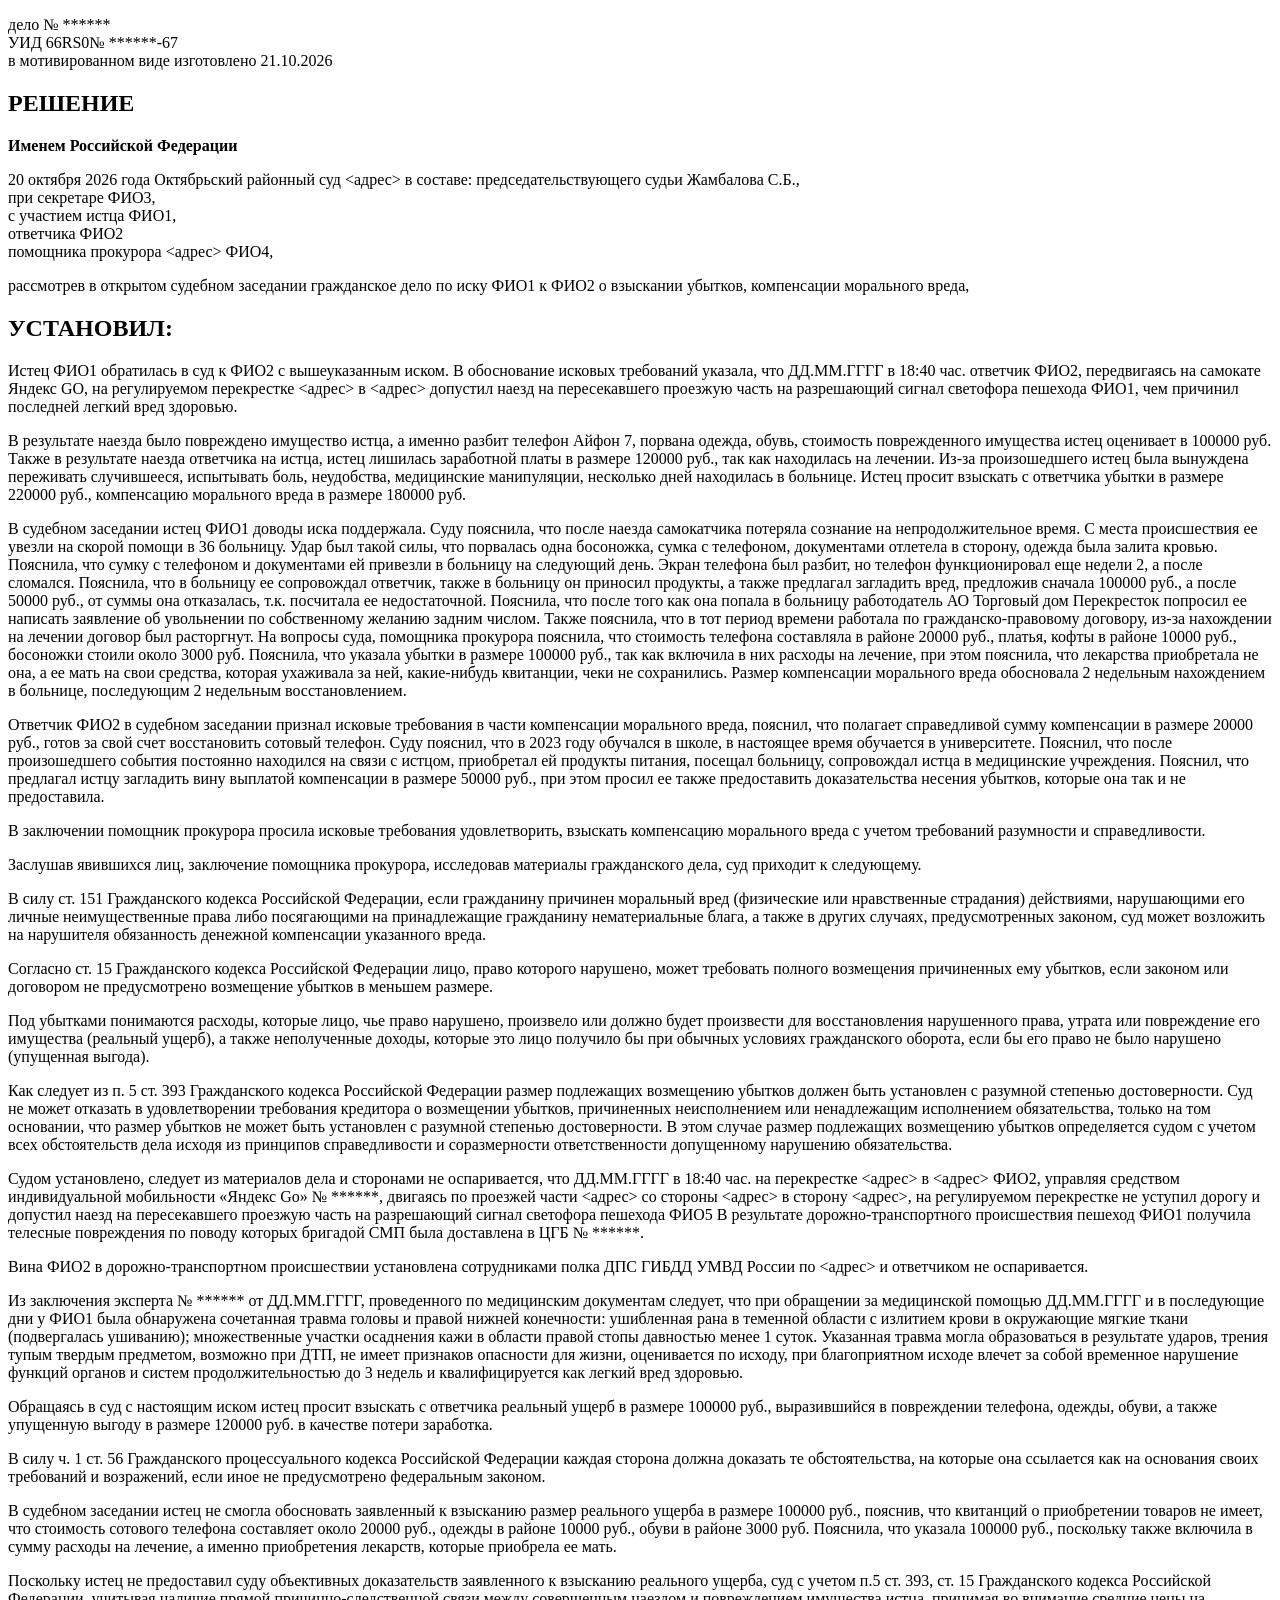
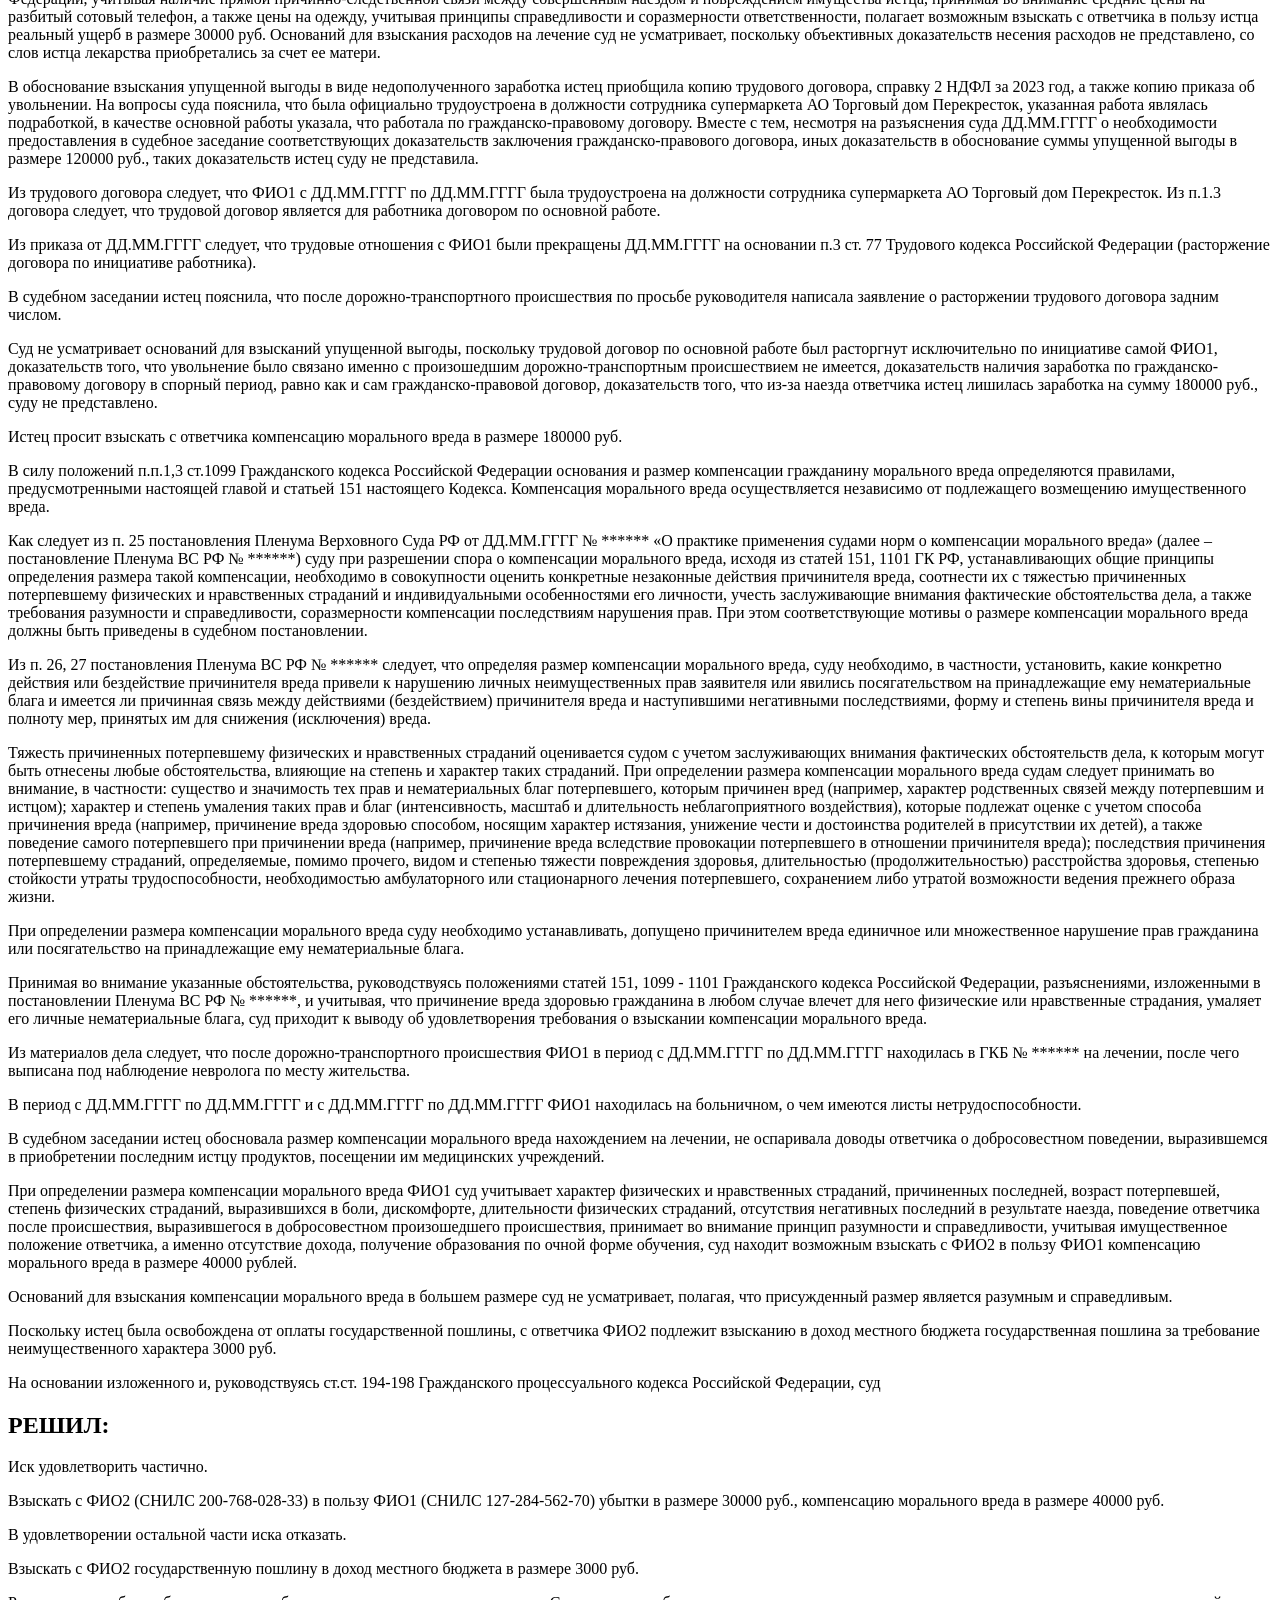
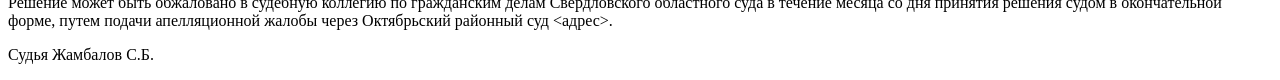
<file: sud.html>
<!DOCTYPE html>
<html lang="ru">
<head>
  <meta charset="UTF-8">
  <meta name="viewport" content="width=device-width, initial-scale=1">
  <title>Решение суда</title>
</head>
<body>
  <main>
    <article>
      <p>дело № ******<br>
      УИД 66RS0№ ******-67<br>
      в мотивированном виде изготовлено 21.10.2026</p>

      <h1>РЕШЕНИЕ</h1>
      <p><strong>Именем Российской Федерации</strong></p>

      <p>20 октября 2026 года Октябрьский районный суд &lt;адрес&gt; в составе: председательствующего судьи Жамбалова С.Б.,<br>
      при секретаре ФИО3,<br>
      с участием истца ФИО1,<br>
      ответчика ФИО2<br>
      помощника прокурора &lt;адрес&gt; ФИО4,</p>

      <p>рассмотрев в открытом судебном заседании гражданское дело по иску ФИО1 к ФИО2 о взыскании убытков, компенсации морального вреда,</p>

      <h2>УСТАНОВИЛ:</h2>

      <p>Истец ФИО1 обратилась в суд к ФИО2 с вышеуказанным иском. В обоснование исковых требований указала, что ДД.ММ.ГГГГ в 18:40 час. ответчик ФИО2, передвигаясь на самокате Яндекс GO, на регулируемом перекрестке &lt;адрес&gt; в &lt;адрес&gt; допустил наезд на пересекавшего проезжую часть на разрешающий сигнал светофора пешехода ФИО1, чем причинил последней легкий вред здоровью.</p>

      <p>В результате наезда было повреждено имущество истца, а именно разбит телефон Айфон 7, порвана одежда, обувь, стоимость поврежденного имущества истец оценивает в 100000 руб. Также в результате наезда ответчика на истца, истец лишилась заработной платы в размере 120000 руб., так как находилась на лечении. Из-за произошедшего истец была вынуждена переживать случившееся, испытывать боль, неудобства, медицинские манипуляции, несколько дней находилась в больнице. Истец просит взыскать с ответчика убытки в размере 220000 руб., компенсацию морального вреда в размере 180000 руб.</p>

      <p>В судебном заседании истец ФИО1 доводы иска поддержала. Суду пояснила, что после наезда самокатчика потеряла сознание на непродолжительное время. С места происшествия ее увезли на скорой помощи в 36 больницу. Удар был такой силы, что порвалась одна босоножка, сумка с телефоном, документами отлетела в сторону, одежда была залита кровью. Пояснила, что сумку с телефоном и документами ей привезли в больницу на следующий день. Экран телефона был разбит, но телефон функционировал еще недели 2, а после сломался. Пояснила, что в больницу ее сопровождал ответчик, также в больницу он приносил продукты, а также предлагал загладить вред, предложив сначала 100000 руб., а после 50000 руб., от суммы она отказалась, т.к. посчитала ее недостаточной. Пояснила, что после того как она попала в больницу работодатель АО Торговый дом Перекресток попросил ее написать заявление об увольнении по собственному желанию задним числом. Также пояснила, что в тот период времени работала по гражданско-правовому договору, из-за нахождении на лечении договор был расторгнут. На вопросы суда, помощника прокурора пояснила, что стоимость телефона составляла в районе 20000 руб., платья, кофты в районе 10000 руб., босоножки стоили около 3000 руб. Пояснила, что указала убытки в размере 100000 руб., так как включила в них расходы на лечение, при этом пояснила, что лекарства приобретала не она, а ее мать на свои средства, которая ухаживала за ней, какие-нибудь квитанции, чеки не сохранились. Размер компенсации морального вреда обосновала 2 недельным нахождением в больнице, последующим 2 недельным восстановлением.</p>

      <p>Ответчик ФИО2 в судебном заседании признал исковые требования в части компенсации морального вреда, пояснил, что полагает справедливой сумму компенсации в размере 20000 руб., готов за свой счет восстановить сотовый телефон. Суду пояснил, что в 2023 году обучался в школе, в настоящее время обучается в университете. Пояснил, что после произошедшего события постоянно находился на связи с истцом, приобретал ей продукты питания, посещал больницу, сопровождал истца в медицинские учреждения. Пояснил, что предлагал истцу загладить вину выплатой компенсации в размере 50000 руб., при этом просил ее также предоставить доказательства несения убытков, которые она так и не предоставила.</p>

      <p>В заключении помощник прокурора просила исковые требования удовлетворить, взыскать компенсацию морального вреда с учетом требований разумности и справедливости.</p>

      <p>Заслушав явившихся лиц, заключение помощника прокурора, исследовав материалы гражданского дела, суд приходит к следующему.</p>

      <p>В силу ст. 151 Гражданского кодекса Российской Федерации, если гражданину причинен моральный вред (физические или нравственные страдания) действиями, нарушающими его личные неимущественные права либо посягающими на принадлежащие гражданину нематериальные блага, а также в других случаях, предусмотренных законом, суд может возложить на нарушителя обязанность денежной компенсации указанного вреда.</p>

      <p>Согласно ст. 15 Гражданского кодекса Российской Федерации лицо, право которого нарушено, может требовать полного возмещения причиненных ему убытков, если законом или договором не предусмотрено возмещение убытков в меньшем размере.</p>

      <p>Под убытками понимаются расходы, которые лицо, чье право нарушено, произвело или должно будет произвести для восстановления нарушенного права, утрата или повреждение его имущества (реальный ущерб), а также неполученные доходы, которые это лицо получило бы при обычных условиях гражданского оборота, если бы его право не было нарушено (упущенная выгода).</p>

      <p>Как следует из п. 5 ст. 393 Гражданского кодекса Российской Федерации размер подлежащих возмещению убытков должен быть установлен с разумной степенью достоверности. Суд не может отказать в удовлетворении требования кредитора о возмещении убытков, причиненных неисполнением или ненадлежащим исполнением обязательства, только на том основании, что размер убытков не может быть установлен с разумной степенью достоверности. В этом случае размер подлежащих возмещению убытков определяется судом с учетом всех обстоятельств дела исходя из принципов справедливости и соразмерности ответственности допущенному нарушению обязательства.</p>

      <p>Судом установлено, следует из материалов дела и сторонами не оспаривается, что ДД.ММ.ГГГГ в 18:40 час. на перекрестке &lt;адрес&gt; в &lt;адрес&gt; ФИО2, управляя средством индивидуальной мобильности «Яндекс Go» № ******, двигаясь по проезжей части &lt;адрес&gt; со стороны &lt;адрес&gt; в сторону &lt;адрес&gt;, на регулируемом перекрестке не уступил дорогу и допустил наезд на пересекавшего проезжую часть на разрешающий сигнал светофора пешехода ФИО5 В результате дорожно-транспортного происшествия пешеход ФИО1 получила телесные повреждения по поводу которых бригадой СМП была доставлена в ЦГБ № ******.</p>

      <p>Вина ФИО2 в дорожно-транспортном происшествии установлена сотрудниками полка ДПС ГИБДД УМВД России по &lt;адрес&gt; и ответчиком не оспаривается.</p>

      <p>Из заключения эксперта № ****** от ДД.ММ.ГГГГ, проведенного по медицинским документам следует, что при обращении за медицинской помощью ДД.ММ.ГГГГ и в последующие дни у ФИО1 была обнаружена сочетанная травма головы и правой нижней конечности: ушибленная рана в теменной области с излитием крови в окружающие мягкие ткани (подвергалась ушиванию); множественные участки осаднения кажи в области правой стопы давностью менее 1 суток. Указанная травма могла образоваться в результате ударов, трения тупым твердым предметом, возможно при ДТП, не имеет признаков опасности для жизни, оценивается по исходу, при благоприятном исходе влечет за собой временное нарушение функций органов и систем продолжительностью до 3 недель и квалифицируется как легкий вред здоровью.</p>

      <p>Обращаясь в суд с настоящим иском истец просит взыскать с ответчика реальный ущерб в размере 100000 руб., выразившийся в повреждении телефона, одежды, обуви, а также упущенную выгоду в размере 120000 руб. в качестве потери заработка.</p>

      <p>В силу ч. 1 ст. 56 Гражданского процессуального кодекса Российской Федерации каждая сторона должна доказать те обстоятельства, на которые она ссылается как на основания своих требований и возражений, если иное не предусмотрено федеральным законом.</p>

      <p>В судебном заседании истец не смогла обосновать заявленный к взысканию размер реального ущерба в размере 100000 руб., пояснив, что квитанций о приобретении товаров не имеет, что стоимость сотового телефона составляет около 20000 руб., одежды в районе 10000 руб., обуви в районе 3000 руб. Пояснила, что указала 100000 руб., поскольку также включила в сумму расходы на лечение, а именно приобретения лекарств, которые приобрела ее мать.</p>

      <p>Поскольку истец не предоставил суду объективных доказательств заявленного к взысканию реального ущерба, суд с учетом п.5 ст. 393, ст. 15 Гражданского кодекса Российской Федерации, учитывая наличие прямой причинно-следственной связи между совершенным наездом и повреждением имущества истца, принимая во внимание средние цены на разбитый сотовый телефон, а также цены на одежду, учитывая принципы справедливости и соразмерности ответственности, полагает возможным взыскать с ответчика в пользу истца реальный ущерб в размере 30000 руб. Оснований для взыскания расходов на лечение суд не усматривает, поскольку объективных доказательств несения расходов не представлено, со слов истца лекарства приобретались за счет ее матери.</p>

      <p>В обоснование взыскания упущенной выгоды в виде недополученного заработка истец приобщила копию трудового договора, справку 2 НДФЛ за 2023 год, а также копию приказа об увольнении. На вопросы суда пояснила, что была официально трудоустроена в должности сотрудника супермаркета АО Торговый дом Перекресток, указанная работа являлась подработкой, в качестве основной работы указала, что работала по гражданско-правовому договору. Вместе с тем, несмотря на разъяснения суда ДД.ММ.ГГГГ о необходимости предоставления в судебное заседание соответствующих доказательств заключения гражданско-правового договора, иных доказательств в обоснование суммы упущенной выгоды в размере 120000 руб., таких доказательств истец суду не представила.</p>

      <p>Из трудового договора следует, что ФИО1 с ДД.ММ.ГГГГ по ДД.ММ.ГГГГ была трудоустроена на должности сотрудника супермаркета АО Торговый дом Перекресток. Из п.1.3 договора следует, что трудовой договор является для работника договором по основной работе.</p>

      <p>Из приказа от ДД.ММ.ГГГГ следует, что трудовые отношения с ФИО1 были прекращены ДД.ММ.ГГГГ на основании п.3 ст. 77 Трудового кодекса Российской Федерации (расторжение договора по инициативе работника).</p>

      <p>В судебном заседании истец пояснила, что после дорожно-транспортного происшествия по просьбе руководителя написала заявление о расторжении трудового договора задним числом.</p>

      <p>Суд не усматривает оснований для взысканий упущенной выгоды, поскольку трудовой договор по основной работе был расторгнут исключительно по инициативе самой ФИО1, доказательств того, что увольнение было связано именно с произошедшим дорожно-транспортным происшествием не имеется, доказательств наличия заработка по гражданско-правовому договору в спорный период, равно как и сам гражданско-правовой договор, доказательств того, что из-за наезда ответчика истец лишилась заработка на сумму 180000 руб., суду не представлено.</p>

      <p>Истец просит взыскать с ответчика компенсацию морального вреда в размере 180000 руб.</p>

      <p>В силу положений п.п.1,3 ст.1099 Гражданского кодекса Российской Федерации основания и размер компенсации гражданину морального вреда определяются правилами, предусмотренными настоящей главой и статьей 151 настоящего Кодекса. Компенсация морального вреда осуществляется независимо от подлежащего возмещению имущественного вреда.</p>

      <p>Как следует из п. 25 постановления Пленума Верховного Суда РФ от ДД.ММ.ГГГГ № ****** «О практике применения судами норм о компенсации морального вреда» (далее – постановление Пленума ВС РФ № ******) суду при разрешении спора о компенсации морального вреда, исходя из статей 151, 1101 ГК РФ, устанавливающих общие принципы определения размера такой компенсации, необходимо в совокупности оценить конкретные незаконные действия причинителя вреда, соотнести их с тяжестью причиненных потерпевшему физических и нравственных страданий и индивидуальными особенностями его личности, учесть заслуживающие внимания фактические обстоятельства дела, а также требования разумности и справедливости, соразмерности компенсации последствиям нарушения прав. При этом соответствующие мотивы о размере компенсации морального вреда должны быть приведены в судебном постановлении.</p>

      <p>Из п. 26, 27 постановления Пленума ВС РФ № ****** следует, что определяя размер компенсации морального вреда, суду необходимо, в частности, установить, какие конкретно действия или бездействие причинителя вреда привели к нарушению личных неимущественных прав заявителя или явились посягательством на принадлежащие ему нематериальные блага и имеется ли причинная связь между действиями (бездействием) причинителя вреда и наступившими негативными последствиями, форму и степень вины причинителя вреда и полноту мер, принятых им для снижения (исключения) вреда.</p>

      <p>Тяжесть причиненных потерпевшему физических и нравственных страданий оценивается судом с учетом заслуживающих внимания фактических обстоятельств дела, к которым могут быть отнесены любые обстоятельства, влияющие на степень и характер таких страданий. При определении размера компенсации морального вреда судам следует принимать во внимание, в частности: существо и значимость тех прав и нематериальных благ потерпевшего, которым причинен вред (например, характер родственных связей между потерпевшим и истцом); характер и степень умаления таких прав и благ (интенсивность, масштаб и длительность неблагоприятного воздействия), которые подлежат оценке с учетом способа причинения вреда (например, причинение вреда здоровью способом, носящим характер истязания, унижение чести и достоинства родителей в присутствии их детей), а также поведение самого потерпевшего при причинении вреда (например, причинение вреда вследствие провокации потерпевшего в отношении причинителя вреда); последствия причинения потерпевшему страданий, определяемые, помимо прочего, видом и степенью тяжести повреждения здоровья, длительностью (продолжительностью) расстройства здоровья, степенью стойкости утраты трудоспособности, необходимостью амбулаторного или стационарного лечения потерпевшего, сохранением либо утратой возможности ведения прежнего образа жизни.</p>

      <p>При определении размера компенсации морального вреда суду необходимо устанавливать, допущено причинителем вреда единичное или множественное нарушение прав гражданина или посягательство на принадлежащие ему нематериальные блага.</p>

      <p>Принимая во внимание указанные обстоятельства, руководствуясь положениями статей 151, 1099 - 1101 Гражданского кодекса Российской Федерации, разъяснениями, изложенными в постановлении Пленума ВС РФ № ******, и учитывая, что причинение вреда здоровью гражданина в любом случае влечет для него физические или нравственные страдания, умаляет его личные нематериальные блага, суд приходит к выводу об удовлетворения требования о взыскании компенсации морального вреда.</p>

      <p>Из материалов дела следует, что после дорожно-транспортного происшествия ФИО1 в период с ДД.ММ.ГГГГ по ДД.ММ.ГГГГ находилась в ГКБ № ****** на лечении, после чего выписана под наблюдение невролога по месту жительства.</p>

      <p>В период с ДД.ММ.ГГГГ по ДД.ММ.ГГГГ и с ДД.ММ.ГГГГ по ДД.ММ.ГГГГ ФИО1 находилась на больничном, о чем имеются листы нетрудоспособности.</p>

      <p>В судебном заседании истец обосновала размер компенсации морального вреда нахождением на лечении, не оспаривала доводы ответчика о добросовестном поведении, выразившемся в приобретении последним истцу продуктов, посещении им медицинских учреждений.</p>

      <p>При определении размера компенсации морального вреда ФИО1 суд учитывает характер физических и нравственных страданий, причиненных последней, возраст потерпевшей, степень физических страданий, выразившихся в боли, дискомфорте, длительности физических страданий, отсутствия негативных последний в результате наезда, поведение ответчика после происшествия, выразившегося в добросовестном произошедшего происшествия, принимает во внимание принцип разумности и справедливости, учитывая имущественное положение ответчика, а именно отсутствие дохода, получение образования по очной форме обучения, суд находит возможным взыскать с ФИО2 в пользу ФИО1 компенсацию морального вреда в размере 40000 рублей.</p>

      <p>Оснований для взыскания компенсации морального вреда в большем размере суд не усматривает, полагая, что присужденный размер является разумным и справедливым.</p>

      <p>Поскольку истец была освобождена от оплаты государственной пошлины, с ответчика ФИО2 подлежит взысканию в доход местного бюджета государственная пошлина за требование неимущественного характера 3000 руб.</p>

      <p>На основании изложенного и, руководствуясь ст.ст. 194-198 Гражданского процессуального кодекса Российской Федерации, суд</p>

      <h2>РЕШИЛ:</h2>

      <p>Иск удовлетворить частично.</p>

      <p>Взыскать с ФИО2 (СНИЛС 200-768-028-33) в пользу ФИО1 (СНИЛС 127-284-562-70) убытки в размере 30000 руб., компенсацию морального вреда в размере 40000 руб.</p>

      <p>В удовлетворении остальной части иска отказать.</p>

      <p>Взыскать с ФИО2 государственную пошлину в доход местного бюджета в размере 3000 руб.</p>

      <p>Решение может быть обжаловано в судебную коллегию по гражданским делам Свердловского областного суда в течение месяца со дня принятия решения судом в окончательной форме, путем подачи апелляционной жалобы через Октябрьский районный суд &lt;адрес&gt;.</p>

      <p>Судья Жамбалов С.Б.</p>
    </article>
  </main>
</body>
</html>
</file>
<file: style.css>
/* ============================================================
   ПЕРЕМЕННЫЕ ТЕМЫ
   Архитектура: ЦВЕТ (акцент, класс html.color-*) и РЕЖИМ
   (светлый/тёмный, класс html.dark-theme) — два независимых
   переключателя. Любой цвет работает в обоих режимах:
   html.color-ocean            → Океан, светлый режим
   html.color-ocean.dark-theme → Океан, тёмный режим
   ============================================================ */

/* ---- база: светлый режим + нейтральные поверхности ---- */
:root {
    /* Фоны и поверхности (светлый режим) */
    --bg-body: linear-gradient(145deg, #e8e4f0, #f5f2fa);
    --bg-page: rgba(255, 255, 255, 0.55);
    --glass-white: rgba(255, 255, 255, 0.35);
    --glass-border: rgba(255, 255, 255, 0.45);
    --glass-shadow: 0 12px 48px rgba(0, 0, 0, 0.06), 0 2px 10px rgba(0, 0, 0, 0.02), inset 0 1px 0 rgba(255, 255, 255, 0.7);
	--card-bg: rgba(255,255,255,.55);
	--card-hover: rgba(255,255,255,.60);
	--table-row-hover: rgba(255,255,255,.42);
	--footer-border: rgba(0, 0, 0, 0.12);   /* тёмно-серая линия в светлой теме */

    /* Текст (светлый режим) */
    --text-primary: #1a1a2e;
    --text-secondary: #2a2a3e;
    --text-muted: #3a3a4a;
    --text-light: #2a2a2a;

    /* Тени (светлый режим) */
    --shadow-sm: 0 2px 8px rgba(0, 0, 0, 0.04);
    --shadow-md: 0 4px 20px rgba(0, 0, 0, 0.08);
    --shadow-lg: 0 8px 32px rgba(0, 0, 0, 0.12);

    /* Уведомления (светлый режим) */
    --notif-bg: rgba(255, 255, 255, 0.80);
    --notif-border: rgba(255, 255, 255, 0.50);
    --notif-text: #1a1a2e;
    --notif-text-muted: #3a3a4a;

    /* Кнопки (светлый режим) */
    --btn-bg: rgba(255, 255, 255, 0.20);
    --btn-border: rgba(255, 255, 255, 0.30);

    /* Цвет акцента по умолчанию (Фиолетовый, светлый режим) —
       перекрывается классами html.color-* ниже */
    --brand-color: #4a2c7a;
    --brand-color-rgb: 74, 44, 122;
    --brand-light: rgba(74, 44, 122, 0.12);
    --brand-hover: rgba(74, 44, 122, 0.20);
    --brand-border: rgba(74, 44, 122, 0.25);
    --btn-hover-bg: rgba(74, 44, 122, 0.12);

    /* ФОНОВЫЙ ПАТТЕРН — место под будущие изображения (см. описание
       в конце файла). Пока паттерна нет — просто обычный цвет/градиент,
       как и было. */
    --bg-pattern: none;
    --bg-pattern-opacity: 0;
}

/* ---- база: тёмный режим (поверхности, без цвета акцента —
   цвет теперь задаётся отдельно классами html.color-*.dark-theme) ---- */
html.dark-theme {
    --bg-body: linear-gradient(145deg, #2b2622, #40342c);
    --bg-page: rgba(28, 27, 30, 0.82);
    --glass-white: rgba(60, 58, 62, 0.55);
    --glass-border: rgba(255,255,255,.14);
    --glass-shadow: 0 12px 42px rgba(0,0,0,.45), 0 2px 10px rgba(0,0,0,.25), inset 0 1px 0 rgba(255,255,255,.05);
    --card-bg: rgba(255,255,255,.085);
    --card-hover: rgba(255,255,255,.15);
    --table-row-hover: rgba(255,255,255,.08);
    --text-primary: #f2ece5;
    --text-secondary: #ddd4ca;
    --text-muted: #b8aea5;
    --text-light: #e7dfd6;
    --shadow-sm: 0 2px 8px rgba(0,0,0,.28);
    --shadow-md: 0 4px 20px rgba(0,0,0,.35);
    --shadow-lg: 0 8px 32px rgba(0,0,0,.42);
    --notif-bg: rgba(42,38,34,.88);
    --notif-border: rgba(255,255,255,.14);
    --notif-text: #f2ece5;
    --notif-text-muted: #b8aea5;
    --btn-bg: rgba(255,255,255,.09);
    --btn-border: rgba(255,255,255,.14);
    /* цвет акцента по умолчанию для тёмного режима (Оранжевый) —
       перекрывается классами html.color-*.dark-theme ниже */
    --brand-color: #ff7514;
    --brand-color-rgb: 255,117,20;
    --brand-light: rgba(255,117,20,.12);
    --brand-hover: rgba(255,117,20,.22);
    --brand-border: rgba(255,117,20,.28);
    --btn-hover-bg: rgba(255,117,20,.20);

    /* ФОНОВЫЙ ПАТТЕРН ДЛЯ ТЁМНОГО РЕЖИМА — отдельная картинка на случай,
       если тёмный вариант паттерна должен отличаться от светлого
       (см. инструкцию в конце файла). Пока файла нет — просто фон. */
    --bg-pattern: none;
    --bg-pattern-opacity: 0;
}

/* ============================================================
   ЦВЕТА АКЦЕНТА — каждый работает и в светлом, и в тёмном режиме.
   Для тёмного режима берётся более яркий/светлый оттенок того же
   цвета (иначе он теряется на тёмном фоне), для светлого — более
   глубокий/приглушённый (иначе теряется на светлом фоне).
   ============================================================ */

/* ---- Фиолетовый ---- */
html.color-purple {
    --brand-color: #4a2c7a;
    --brand-color-rgb: 74, 44, 122;
    --brand-light: rgba(74, 44, 122, 0.12);
    --brand-hover: rgba(74, 44, 122, 0.20);
    --brand-border: rgba(74, 44, 122, 0.25);
    --btn-hover-bg: rgba(74, 44, 122, 0.12);
    --bg-body: linear-gradient(145deg, #e8e4f0, #f5f2fa);
	--bg-pattern: url("assets/patterns/pattern-purple.jpg");
    --bg-pattern-opacity: 0.2;
	}
html.color-purple.dark-theme {
    --brand-color: #a78bfa;
    --brand-color-rgb: 167, 139, 250;
    --brand-light: rgba(167, 139, 250, 0.14);
    --brand-hover: rgba(167, 139, 250, 0.24);
    --brand-border: rgba(167, 139, 250, 0.30);
    --btn-hover-bg: rgba(167, 139, 250, 0.18);
    --bg-body: linear-gradient(145deg, #221c2e, #332a44);
    /* без явного none тут светлый паттерн "просвечивал" даже в тёмном режиме —
       правила html.color-X и html.dark-theme имели равный приоритет,
       и по порядку в файле побеждал светлый вариант */
    --bg-pattern: url("assets/patterns/pattern-purple.jpg");
    --bg-pattern-opacity: 0.6;
}

/* ---- Оранжевый ---- */
html.color-orange {
    --brand-color: #c1560a;
    --brand-color-rgb: 193, 86, 10;
    --brand-light: rgba(193, 86, 10, 0.12);
    --brand-hover: rgba(193, 86, 10, 0.20);
    --brand-border: rgba(193, 86, 10, 0.25);
    --btn-hover-bg: rgba(193, 86, 10, 0.12);
    --bg-body: linear-gradient(145deg, #f5e6d8, #fbf3ea);
	--bg-pattern: url("assets/patterns/pattern-orange.jpg");
    --bg-pattern-opacity: 0.2;
}
html.color-orange.dark-theme {
    --brand-color: #ff7514;
    --brand-color-rgb: 255, 117, 20;
    --brand-light: rgba(255, 117, 20, 0.12);
    --brand-hover: rgba(255, 117, 20, 0.22);
    --brand-border: rgba(255, 117, 20, 0.28);
    --btn-hover-bg: rgba(255, 117, 20, 0.20);
    --bg-body: linear-gradient(145deg, #2b2622, #40342c);
    --bg-pattern: url("assets/patterns/pattern-orange.jpg");
    --bg-pattern-opacity: 0.5;
}

/* ---- Океан (сине-бирюзовый) ---- */
html.color-ocean {
    --brand-color: #146c94;
    --brand-color-rgb: 20, 108, 148;
    --brand-light: rgba(20, 108, 148, 0.12);
    --brand-hover: rgba(20, 108, 148, 0.20);
    --brand-border: rgba(20, 108, 148, 0.25);
    --btn-hover-bg: rgba(20, 108, 148, 0.12);
    --bg-body: linear-gradient(145deg, #dbe9f0, #eef6f9);
	--bg-pattern: url("assets/patterns/pattern-ocean.jpg");
    --bg-pattern-opacity: 0.3;
	}
html.color-ocean.dark-theme {
    --brand-color: #5ec8e8;
    --brand-color-rgb: 94, 200, 232;
    --brand-light: rgba(94, 200, 232, 0.14);
    --brand-hover: rgba(94, 200, 232, 0.24);
    --brand-border: rgba(94, 200, 232, 0.30);
    --btn-hover-bg: rgba(94, 200, 232, 0.18);
    --bg-body: linear-gradient(145deg, #16232c, #1f3541);
    --bg-pattern: url("assets/patterns/pattern-ocean.jpg");
    --bg-pattern-opacity: 0.3;
}

/* ---- Изумруд (зелёный) ---- */
html.color-emerald {
    --brand-color: #1c7c54;
    --brand-color-rgb: 28, 124, 84;
    --brand-light: rgba(28, 124, 84, 0.12);
    --brand-hover: rgba(28, 124, 84, 0.20);
    --brand-border: rgba(28, 124, 84, 0.25);
    --btn-hover-bg: rgba(28, 124, 84, 0.12);
    --bg-body: linear-gradient(145deg, #dcf0e4, #eef9f2);
	--bg-pattern: url("assets/patterns/pattern-emerald.jpg");
    --bg-pattern-opacity: 0.5;
	}
html.color-emerald.dark-theme {
    --brand-color: #4fd48a;
    --brand-color-rgb: 79, 212, 138;
    --brand-light: rgba(79, 212, 138, 0.14);
    --brand-hover: rgba(79, 212, 138, 0.24);
    --brand-border: rgba(79, 212, 138, 0.30);
    --btn-hover-bg: rgba(79, 212, 138, 0.18);
    --bg-body: linear-gradient(145deg, #16241d, #1f3527);
    --bg-pattern: url("assets/patterns/pattern-emerald.jpg");
    --bg-pattern-opacity: 0.6;
}

/* ---- Роза (бордово-розовый) ---- */
html.color-rose {
    --brand-color: #b0335c;
    --brand-color-rgb: 176, 51, 92;
    --brand-light: rgba(176, 51, 92, 0.12);
    --brand-hover: rgba(176, 51, 92, 0.20);
    --brand-border: rgba(176, 51, 92, 0.25);
    --btn-hover-bg: rgba(176, 51, 92, 0.12);
    --bg-body: linear-gradient(145deg, #f3dde6, #faeef2);
	--bg-pattern: url("assets/patterns/pattern-rose.jpg");
    --bg-pattern-opacity: 0.4;
	}
html.color-rose.dark-theme {
    --brand-color: #f2789a;
    --brand-color-rgb: 242, 120, 154;
    --brand-light: rgba(242, 120, 154, 0.14);
    --brand-hover: rgba(242, 120, 154, 0.24);
    --brand-border: rgba(242, 120, 154, 0.30);
    --btn-hover-bg: rgba(242, 120, 154, 0.18);
    --bg-body: linear-gradient(145deg, #2a1c24, #3d2733);
    --bg-pattern: url("assets/patterns/pattern-rose.jpg");
    --bg-pattern-opacity: 0.5;
}

/* ============================================================
   ОБЩИЕ СБРОСЫ И БАЗОВЫЕ СТИЛИ
   ============================================================ */
* {
    margin: 0;
    padding: 0;
    box-sizing: border-box;
    -webkit-tap-highlight-color: transparent;
}

html {
    -webkit-text-size-adjust: 100%;
    text-size-adjust: 100%;
}

html, body {
    overflow-x: hidden;
    max-width: 100%;
}

img, svg {
    max-width: 100%;
    height: auto;
}

a, button, input, select {
    touch-action: manipulation;
}

body {
    min-height: 100vh;
    display: flex;
    justify-content: center;
    align-items: flex-start;
    padding: 30px;
    padding-left: max(30px, env(safe-area-inset-left));
    padding-right: max(30px, env(safe-area-inset-right));
    padding-bottom: max(30px, env(safe-area-inset-bottom));
    background: var(--bg-body);
    font-family: "Segoe UI", Roboto, system-ui, -apple-system, sans-serif;
    color: var(--text-primary);
    position: relative;
    transition: background 0.3s ease, color 0.3s ease;
}

/* ============================================================
   МЕСТО ПОД РАЗМЫТЫЕ ФОНОВЫЕ ПАТТЕРНЫ
   Пока файлов нет — --bg-pattern: none и opacity: 0, поэтому виден
   только обычный градиент var(--bg-body), как сейчас. Как только
   появятся картинки — см. инструкцию и рекомендуемое разрешение
   в самом низу этого файла.
   ============================================================ */

body::before {
    content: "";
    position: fixed;
    inset: -60px;
    z-index: -1;
    background-image: var(--bg-pattern);
    background-size: cover;
    background-position: center;
    background-repeat: no-repeat;
    filter: blur(8px);
    opacity: var(--bg-pattern-opacity);
    transition: opacity 0.4s ease, filter 0.4s ease;   /* добавили filter в transition */
    pointer-events: none;
}

html.dark-theme body::before {
    filter: blur(8px) brightness(0.4) saturate(1.6);
}

/* На тач-устройствах без реального ховера убираем "залипающие"
   hover-эффекты (transform/scale), которые остаются висеть после тапа */
@media (hover: none) {
    
    .contact-item:hover,
    .contact-card:hover,
    .stats-grid .contact-card:hover,
    .research-grid .contact-card:hover,
    .page-tile:hover,
    .btn-primary:hover,
    .btn-secondary:hover {
        transform: none !important;
    }
}

/* ============================================================
   ОСНОВНОЙ КОНТЕЙНЕР
   ============================================================ */
#page {
    width: 70%;
    max-width: 1200px;
    margin: 0 auto;
    background: var(--bg-page);
    backdrop-filter: blur(28px) saturate(1.1);
    -webkit-backdrop-filter: blur(28px) saturate(1.1);
    border-radius: 24px;
    border: 1px solid var(--glass-border);
    box-shadow: var(--glass-shadow);
    padding: 0 30px 30px 30px;
    transition: all 0.3s ease;
    overflow: hidden;
}

/* ============================================================
   ШАПКА И ПЕРЕКЛЮЧАТЕЛЬ ТЕМЫ
   ============================================================ */
header {
    background: transparent;
    padding: 10px 0 0 0;
}

.header-top {
    display: flex;
    justify-content: space-between;
    align-items: center;
    margin-bottom: 10px;
}

.logo {
    display: block;
    padding: 10px 0;
    background: transparent;
}

.logo img {
    width: 400px;
    height: auto;
    margin-right: 20px;
    filter: drop-shadow(0 2px 8px rgba(0,0,0,0.05));
    transition: filter 0.3s ease;
}

.dark-theme .logo img {
    filter: drop-shadow(0 2px 8px rgba(0,0,0,0.3));
}

/* ===== ПЕРЕКЛЮЧАТЕЛЬ ТЕМЫ: раскрывающееся меню =====
   Кнопка-триггер всегда на виду; панель с точками цвета и
   режимом появляется по наведению (десктоп) или по тапу
   (сенсорные экраны — открытие/закрытие через класс .open,
   см. JS) и скрывается, когда курсор/фокус уходит. */
.theme-menu {
    position: relative;
    /* фиксированный размер по кнопке — соседние элементы (лого) не должны
       "прыгать", когда панель раскрывается поверх кнопки */
    width: 34px;
    height: 34px;
    flex-shrink: 0;
}

.theme-trigger {
    -webkit-appearance: none;
    appearance: none;
    position: absolute;
    top: 0;
    left: 0;
    z-index: 2;
    overflow: hidden;
    width: 34px;
    height: 34px;
    border-radius: 12px;                 /* как у элементов сайта — не "таблетка" */
    border: 1px solid var(--glass-border);
    background: var(--card-bg);
    backdrop-filter: blur(12px) saturate(1.1);
    -webkit-backdrop-filter: blur(12px) saturate(1.1);
    box-shadow: var(--shadow-sm);
    color: var(--text-primary);
    display: flex;
    align-items: center;
    justify-content: center;
    padding: 0;
    margin: 0;
    cursor: pointer;
    transition: background 0.25s ease, box-shadow 0.2s ease, opacity 0.15s ease;
}

.theme-trigger svg {
    position: relative;
    z-index: 1;
    width: 17px;
    height: 17px;
}

.theme-trigger:hover {
    background: var(--brand-light);
    box-shadow: 0 4px 14px rgba(var(--brand-color-rgb), 0.18);
}

.theme-trigger:focus-visible {
    outline: 2px solid var(--text-primary);
    outline-offset: 2px;
}

/* при раскрытии панели кнопка прячется — панель появляется как бы
   "вместо" неё, разворачиваясь вбок (вправо), а не выпадая вниз */
.theme-menu:hover .theme-trigger,
.theme-menu:focus-within .theme-trigger,
.theme-menu.open .theme-trigger {
    opacity: 0;
    pointer-events: none;
}

.theme-panel {
    position: absolute;
    top: 0;
    left: 0;
    display: flex;
    align-items: center;
    gap: 7px;
    background: var(--card-bg);
    backdrop-filter: blur(16px) saturate(1.2);
    -webkit-backdrop-filter: blur(16px) saturate(1.2);
    border: 1px solid var(--glass-border);
    border-radius: 16px;                 /* тот же радиус, что у nav/карточек */
    padding: 8px 10px;
    box-shadow: var(--shadow-md);
    z-index: 50;
    opacity: 0;
    visibility: hidden;
    transform-origin: left center;
    transform: scaleX(0.6);
    transition: opacity 0.2s ease, transform 0.22s cubic-bezier(0.2, 0.8, 0.3, 1), visibility 0.2s;
}

.theme-menu:hover .theme-panel,
.theme-menu:focus-within .theme-panel,
.theme-menu.open .theme-panel {
    opacity: 1;
    visibility: visible;
    transform: scaleX(1);
}

.theme-dot {
    -webkit-appearance: none;
    appearance: none;
    position: relative;
    overflow: hidden;
    width: 20px;
    height: 20px;
    border-radius: 50%;
    border: 2px solid rgba(255, 255, 255, 0.6);
    box-shadow: 0 2px 5px rgba(0, 0, 0, 0.18);
    padding: 0;
    margin: 0;
    cursor: pointer;
    flex-shrink: 0;
    transition: transform 0.2s ease, border-color 0.2s ease;
}

/* стеклянный блик поверх заливки — тот же приём Liquid Glass,
   что и на остальных поверхностях сайта */
.theme-dot::after {
    content: "";
    position: absolute;
    inset: 0;
    background: linear-gradient(135deg, rgba(255, 255, 255, 0.65) 0%, rgba(255, 255, 255, 0.08) 45%, rgba(0, 0, 0, 0.12) 100%);
    pointer-events: none;
}

.theme-dot:hover {
    transform: scale(1.18);
}

.theme-dot:focus-visible {
    outline: 2px solid var(--text-primary);
    outline-offset: 2px;
}

.theme-dot.active {
    border-color: var(--text-primary);
    transform: scale(1.15);
}

/* точки красятся в "дневной" (светлый) оттенок цвета — это цвет выбора,
   а не текущий активный акцент, поэтому не зависит от режима */
.theme-dot[data-color="purple"]  { background: #4a2c7a; }
.theme-dot[data-color="orange"]  { background: #c1560a; }
.theme-dot[data-color="ocean"]   { background: #146c94; }
.theme-dot[data-color="emerald"] { background: #1c7c54; }
.theme-dot[data-color="rose"]    { background: #b0335c; }

/* разделитель между цветами и переключателем режима */
.theme-divider {
    width: 1px;
    height: 18px;
    background: var(--glass-border);
    margin: 0 1px;
    flex-shrink: 0;
}

/* кнопка светлый/тёмный режим — рядом с точками цвета */
.mode-toggle {
    -webkit-appearance: none;
    appearance: none;
    position: relative;
    overflow: hidden;
    width: 26px;
    height: 26px;
    border-radius: 50%;
    border: 1px solid var(--btn-border);
    background: var(--card-bg);
    color: var(--text-primary);
    display: flex;
    align-items: center;
    justify-content: center;
    padding: 0;
    margin: 0;
    cursor: pointer;
    flex-shrink: 0;
    transition: transform 0.2s ease, background 0.2s ease;
}

.mode-toggle::after {
    content: "";
    position: absolute;
    inset: 0;
    background: linear-gradient(135deg, rgba(255, 255, 255, 0.5) 0%, rgba(255, 255, 255, 0.04) 50%, rgba(0, 0, 0, 0.08) 100%);
    pointer-events: none;
}

.mode-toggle:hover {
    transform: scale(1.1);
}

.mode-toggle:focus-visible {
    outline: 2px solid var(--text-primary);
    outline-offset: 2px;
}

.mode-toggle svg {
    position: relative;
    z-index: 1;
    width: 14px;
    height: 14px;
}

/* по умолчанию (светлый режим) показываем "луну" — намёк, во что переключит клик */
.mode-toggle .icon-sun  { display: none; }
.mode-toggle .icon-moon { display: block; }

/* в тёмном режиме — наоборот, показываем "солнце" */
html.dark-theme .mode-toggle .icon-sun  { display: block; }
html.dark-theme .mode-toggle .icon-moon { display: none; }

/* ============================================================
   НАВИГАЦИЯ
   ============================================================ */
nav {
    clear: both;
    margin-top: -5px;
    background: var(--card-bg);
    backdrop-filter: blur(12px) saturate(1.1);
    -webkit-backdrop-filter: blur(12px) saturate(1.1);
    border-radius: 16px;
    border: 1px solid var(--glass-border);
    box-shadow: var(--shadow-sm);
    padding: 0 8px;
}

nav ul {
    list-style: none;
    margin: 0;
    padding: 0;
    height: 65px;
    display: flex;
    align-items: center;
    gap: 8px;
}

nav li {
    margin: 0;
    font-family: "Segoe UI", Arial, sans-serif;
    font-weight: 500;
}

nav li.rght {
    margin-left: auto !important;
}

nav li a {
    display: inline-block;
    padding: 10px 18px;
    text-decoration: none;
    color: var(--text-primary);
    background: transparent;
    border-radius: 12px;
    font-weight: 500;
    transition: all 0.25s ease;
    font-size: 1.2rem;
    letter-spacing: -0.2px;
}

nav li a:hover {
    background: var(--brand-light);
    backdrop-filter: blur(4px);
    -webkit-backdrop-filter: blur(4px);
    color: var(--brand-color);
    box-shadow: 0 2px 8px rgba(var(--brand-color-rgb), 0.06);
}

nav li.active a {
    background: rgba(255, 255, 255, 0.25);
    backdrop-filter: blur(10px);
    -webkit-backdrop-filter: blur(10px);
    color: var(--brand-color);
    border: 1px solid rgba(255, 255, 255, 0.45);
    box-shadow: 0 2px 12px rgba(var(--brand-color-rgb), 0.08), inset 0 1px 0 rgba(255, 255, 255, 0.6);
    font-weight: 600;
}

.dark-theme nav li.active a {
    background: rgba(255, 255, 255, 0.06);
    border-color: rgba(255, 255, 255, 0.08);
    box-shadow: 0 2px 8px rgba(0, 0, 0, 0.2), inset 0 1px 0 rgba(255, 255, 255, 0.03);
    color: var(--brand-color);
    font-weight: 600;
}

nav li.active a:hover {
    background: rgba(255, 255, 255, 0.35);
    backdrop-filter: blur(14px);
    -webkit-backdrop-filter: blur(14px);
    box-shadow: 0 2px 16px rgba(var(--brand-color-rgb), 0.12);
}

.dark-theme nav li.active a:hover {
    background: rgba(255, 255, 255, 0.10);
    box-shadow: 0 2px 12px rgba(0, 0, 0, 0.3);
}

/* ============================================================
   КОНТЕНТ (общие стили)
   ============================================================ */
#content {
    padding: 10px 0 0 0;
}

main h1 {
    font-size: 2rem;
    margin: 20px 0 15px;
    color: var(--text-primary);
    font-weight: 600;
    letter-spacing: -0.5px;
}

main h2 {
    font-size: 1.6rem;
    margin: 30px 0 15px;
    color: var(--text-secondary);
    font-weight: 500;
    letter-spacing: -0.3px;
}

main h3 {
    font-size: 1.3rem;
    margin: 25px 0 10px;
    color: var(--text-secondary);
    font-weight: 500;
    text-align: left;
}

main p {
    margin: 0 0 15px;
    text-align: justify;
    line-height: 1.6;
    font-size: 1.05rem;
    color: var(--text-light);
}

main a {
    color: var(--brand-color);
    text-decoration: none;
    border-bottom: 1px dashed rgba(var(--brand-color-rgb), 0.3);
    transition: all 0.2s ease;
}

main a:hover {
    color: color-mix(in srgb, var(--brand-color) 80%, black);
    border-bottom-style: solid;
    border-color: var(--brand-color);
}

.dark-theme main a:hover {
    color: color-mix(in srgb, var(--brand-color) 80%, white);
}

/* ============================================================
   ФОТОГРАФИЯ ПРОФИЛЯ (общая, но используется в hero)
   ============================================================ */
.profile-photo {
    float: left;
    width: 40%;
    height: auto;
    margin: 0 20px 15px 0;
    border-radius: 16px;
    box-shadow: 0 8px 24px rgba(0, 0, 0, 0.08);
    border: 1px solid rgba(255, 255, 255, 0.4);
    transition: border-color 0.3s ease;
}

.dark-theme .profile-photo {
    border-color: rgba(255, 255, 255, 0.1);
    box-shadow: 0 8px 24px rgba(0, 0, 0, 0.3);
}

/* ============================================================
   СПИСКИ (достижения)
   ============================================================ */



























/* ============================================================
   КОНТАКТЫ и РЕСУРСЫ
   ============================================================ */
.contacts-container {
    display: grid;
    grid-template-columns: 1fr 1fr;
    gap: 20px;
    max-width: 100%;
    margin: 30px 0;
}

/* плитка: слева — иконка на фирменном фоне на всю высоту плитки,
   справа — название сверху и кнопка-ссылка под ним.
   Ограничено .contacts-container, чтобы не задеть .contact-card
   в блоках "Кратко обо мне"/"Направления"/"Разделы" на главной —
   у них та же CSS-классовая "рубашка", но другая внутренняя структура. */
.contacts-container .contact-item,
.contacts-container .contact-card {
    display: flex;
    align-items: stretch;
    padding: 0;
    overflow: hidden;          /* обрезает панель иконки по скруглению плитки */
    background: var(--card-bg);
    backdrop-filter: blur(12px);
    -webkit-backdrop-filter: blur(12px);
    border-radius: 16px;
    border: 1px solid var(--glass-border);
    box-shadow: var(--shadow-sm);
    transition: all 0.3s ease;
    margin-bottom: 0;
}

.contacts-container .contact-item:hover,
.contacts-container .contact-card:hover {
    transform: translateY(-4px) scale(1.01);
    background: var(--card-hover);
    box-shadow: 0 12px 32px rgba(var(--brand-color-rgb), 0.08);
    border-color: rgba(var(--brand-color-rgb), 0.20);
}

.dark-theme .contacts-container .contact-item:hover,
.dark-theme .contacts-container .contact-card:hover {
    box-shadow: 0 12px 32px rgba(0, 0, 0, 0.3);
}

/* панель иконки — во всю высоту плитки, фирменный фон, иконка с небольшим
   отступом от края панели */
.contact-icon {
    width: 96px;
    flex-shrink: 0;
    display: flex;
    align-items: center;
    justify-content: center;
    background: var(--brand-light);
    border-radius: 0;
    padding: 16px;
    border: none;
    border-right: 1px solid rgba(var(--brand-color-rgb), 0.15);
}

.contact-icon img {
    width: 100%;
    max-width: 44px;
    height: auto;
    max-height: 44px;
    object-fit: contain;
}

/* .contact-info переиспользуется и в блоках "Кратко обо мне"/"Направления"/
   "Разделы" на главной (там своя структура h3+p без иконки) — поэтому
   новую раскладку "текст + кнопка" ограничиваем .contacts-container */
.contacts-container .contact-info {
    flex: 1;
    display: flex;
    flex-direction: column;
    align-items: center;        /* заголовок и кнопка — по центру блока */
    justify-content: center;
    text-align: center;
    gap: 10px;
    padding: 16px 20px;
    min-width: 0;               /* чтобы длинные ссылки корректно переносились */
}

.contacts-container .contact-info h3 {
    margin: 0;
    font-size: 1.1rem;
    color: var(--text-primary);
    font-weight: 500;
    text-align: center;
}

/* ссылка — кнопка под названием, а не подчёркнутый текст в строку.
   (раньше здесь был нужен #content для приоритета над общим "a" —
   сейчас это уже не обязательно, т.к. базовые main h1/h2/h3/p/a
   переведены на низкую специфичность, но оставляем для надёжности) */
#content .contacts-container .contact-info a {
    display: inline-flex;
    align-self: center;
    align-items: center;
    gap: 6px;
    margin: 0;
    padding: 7px 16px;
    font-size: 0.92rem;
    font-weight: 500;
    color: var(--brand-color);
    background: var(--brand-light);
    border: 1px solid rgba(var(--brand-color-rgb), 0.18);
    border-radius: 20px;
    text-decoration: none;
    max-width: 100%;
    word-break: break-word;
    transition: all 0.2s ease;
}

#content .contacts-container .contact-info a::after {
    content: "→";
    flex-shrink: 0;
    transition: transform 0.2s ease;
}

/* светлая тема: фон кнопки становится фирменным — текст должен посветлеть,
   иначе фиолетовый на фиолетовом сливается */
#content .contacts-container .contact-info a:hover {
    background: var(--brand-color);
    border-color: var(--brand-color);
    color: #fff;
}

#content .contacts-container .contact-info a:hover::after {
    transform: translateX(3px);
}

/* тёмная тема: фон кнопки при наведении — фирменный оранжевый,
   белый текст на нём читается хуже — делаем текст тёмным */
.dark-theme #content .contacts-container .contact-info a:hover {
    color: #241d17;
}



/* ============================================================
   ПОДВАЛ
   ============================================================ */
footer {
    clear: both;
    margin-top: 40px;
    padding: 20px 0 10px;
    border-top: 1px solid var(--footer-border);  /* используем новую переменную */
    background: transparent;
    color: var(--text-muted);
}

.footer-content {
    width: 100%;
    margin: 0 auto;
    display: flex;
    justify-content: space-between;
    align-items: center;
}

.copyright {
    font-family: "Segoe UI", Arial, sans-serif;
    color: var(--text-muted);
    padding: 10px;
    font-size: 0.9rem;
}

.social-links {
    display: flex;
    gap: 15px;
    padding-right: 10px;
}

.social-icon img {
    width: 32px;
    height: 32px;
    display: block;
    transition: opacity 0.3s ease;
    filter: drop-shadow(0 2px 4px rgba(0,0,0,0.05));
}

.dark-theme .social-icon img {
    filter: drop-shadow(0 2px 4px rgba(0,0,0,0.3));
}

.social-icon:hover img {
    opacity: 0.7;
}

/* ============================================================
   ТАБЛИЦА ПУБЛИКАЦИЙ
   ============================================================ */
.table-wrapper{
    overflow-x:auto;
    overflow-y:hidden;
    border-radius:18px;
    border:1px solid var(--glass-border);
    background: rgba(165, 160, 185, .05);
    backdrop-filter:blur(12px);
    -webkit-backdrop-filter:blur(12px);
    box-shadow:var(--shadow-md);
}

.publications-table{
    width:100%;
    min-width:760px;
    border-collapse:separate;
    border-spacing:0;
    font-size:.96rem;
}

.publications-table thead th{
    padding:18px 16px;
    text-align:center;
    font-weight:600;
    color:var(--text-primary);
    background:rgba(255,255,255,.72);
    border-bottom:1px solid var(--glass-border);
    position:sticky;
    top:0;
    z-index:2;
}

.dark-theme .publications-table thead th{
    background:rgba(255,255,255,.08);
}

.publications-table thead th:first-child{
    border-top-left-radius:18px;
    border-bottom-left-radius:18px;
}

.publications-table thead th:last-child{
    border-top-right-radius:18px;
    border-bottom-right-radius:18px;
}

.publications-table tbody td{
    padding:18px 16px;
    vertical-align:middle;
    color:var(--text-secondary);
    background:transparent;
    transition: background .18s ease, color .18s ease;
}

.publications-table tbody tr{
    transition:.18s ease;
}

.publications-table tbody td{
    padding:18px 16px;
    background:transparent;
    transition:background .18s ease;
}

.publications-table tbody tr:hover td{
    background:var(--table-row-hover);
}

.publications-table tbody tr:hover td:first-child{
    border-radius:14px 0 0 14px;
}

.publications-table tbody tr:hover td:last-child{
    border-radius:0 14px 14px 0;
}

.publications-table td.center,
.publications-table th.center{
    text-align:center;
}

.publications-table td:first-child{
    width:72px;
    white-space:nowrap;
}

.author-nowrap{
    white-space:nowrap;
}

.publications-table .level-badge{
    margin:2px auto;
}

.actions-cell{
    text-align:center;
    vertical-align:middle;
    width:150px;
}

.actions-cell .btn-sm{
    display:flex;
    align-items:center;
    justify-content:center;
    width:100px;
    height:29px;
    margin:0 auto 10px;
}

.actions-cell a.btn-sm{
    font-weight:700;
}

.actions-cell button.btn-sm{
    font-weight:500;
}

.actions-cell .btn-sm:last-child{
    margin-bottom:0;
}

.publications-table .btn-sm{
    height:34px;
    padding:0 14px;
    border:none;
    border-radius:12px;
    background:rgba(255, 255, 255, .72);
    backdrop-filter:blur(8px);
    -webkit-backdrop-filter:blur(8px);
    color:var(--text-primary);
    font-size:.9rem;
    font-weight:600;
    text-decoration:none;
    cursor:pointer;
    box-shadow:var(--shadow-sm);
    transition: background .2s, color .2s, transform .15s, box-shadow .2s;
}

.dark-theme .publications-table .btn-sm{
    background:rgba(255,255,255,.08);
}

.publications-table .btn-sm:hover{
    background:var(--btn-hover-bg);
    color:var(--brand-color);
    box-shadow:0 4px 12px rgba(var(--brand-color-rgb),.065);
}

.publications-table .btn-sm:active{
    transform:scale(.97);
}

.publications-table .btn-sm{
    border-bottom:none !important;
}

/* ============================================================
   ФИЛЬТРЫ
   ============================================================ */
.filter-bar {
    display: flex;
    flex-wrap: wrap;
    align-items: center;
    gap: 16px 20px;
    padding: 16px 20px;
    margin-bottom: 24px;
    background: var(--card-bg);
    backdrop-filter: blur(12px);
    -webkit-backdrop-filter: blur(12px);
    border-radius: 16px;
    border: 1px solid var(--glass-border);
    box-shadow: var(--shadow-md);
}

.filter-group {
    display: flex;
    align-items: center;
    gap: 8px;
}
.filter-group label {
    font-weight: 500;
    font-size: 0.95rem;
    color: var(--text-primary);
}

.filter-group select,
.filter-group input {
    padding: 6px 32px 6px 14px;
    border-radius: 10px;
    border: 1px solid var(--glass-border);
    background: var(--btn-bg);
    backdrop-filter: blur(4px);
    -webkit-backdrop-filter: blur(4px);
    font-size: 0.95rem;
    color: var(--text-primary);
    outline: none;
    transition: border 0.2s, box-shadow 0.2s;
    box-shadow: var(--shadow-sm);
    appearance: none;
    -webkit-appearance: none;
    -moz-appearance: none;
    background-image: url("data:image/svg+xml,%3Csvg xmlns='http://www.w3.org/2000/svg' width='12' height='8' viewBox='0 0 12 8'%3E%3Cpath d='M1 1l5 5 5-5' stroke='%233a3a4a' stroke-width='1.5' fill='none' stroke-linecap='round'/%3E%3C/svg%3E");
    background-repeat: no-repeat;
    background-position: right 12px center;
    background-size: 12px 8px;
    cursor: pointer;
}

.dark-theme .filter-group select,
.dark-theme .filter-group input {
    /* нейтральный серый — стрелка не привязана к конкретному цвету темы */
    background-image: url("data:image/svg+xml,%3Csvg xmlns='http://www.w3.org/2000/svg' width='12' height='8' viewBox='0 0 12 8'%3E%3Cpath d='M1 1l5 5 5-5' stroke='%23b8aea5' stroke-width='1.5' fill='none' stroke-linecap='round'/%3E%3C/svg%3E");
}

.filter-group select::-ms-expand {
    display: none;
}

.filter-group select:hover,
.filter-group input:hover {
    background-color: rgba(255, 255, 255, 0.15);
}

.dark-theme .filter-group select:hover,
.dark-theme .filter-group input:hover {
    background-color: rgba(255, 255, 255, 0.05);
}

.filter-group select:focus,
.filter-group input:focus {
    border-color: var(--brand-color);
    background-color: rgba(255,255,255,0.25);
    box-shadow: 0 2px 12px rgba(var(--brand-color-rgb), 0.10);
}

.dark-theme .filter-group select:focus,
.dark-theme .filter-group input:focus {
    background-color: rgba(255,255,255,0.08);
}

.filter-group select option {
    background:#3a342f;
    backdrop-filter: blur(8px);
    color:#f0ece6;
    padding: 8px 12px;
}

.dark-theme .filter-group select option {
    background: #1a1a2e;
    color: #e0e0e0;
}

.filter-group input {
    padding: 8px 14px;
    border-radius: 10px;
    border: 1px solid var(--glass-border);
    background-color: var(--btn-bg);
    backdrop-filter: blur(4px);
    -webkit-backdrop-filter: blur(4px);
    font-size: 0.95rem;
    color: var(--text-primary);
    outline: none;
    transition: border 0.2s, box-shadow 0.2s, background-color 0.2s;
    box-shadow: var(--shadow-sm);
    width: 100%;
    min-width: 120px;
}

.filter-group input::placeholder {
    color: var(--text-muted);
    opacity: 0.6;
}

.search-group {
    flex: 1 1 200px;
}



#clearFilters {
    display: inline-flex;
    align-items: center;
    justify-content: center;
    padding: 8px 20px;
    font-size: 0.95rem;
    font-weight: 500;
    color: var(--text-primary);
    background: var(--btn-bg);
    backdrop-filter: blur(8px);
    -webkit-backdrop-filter: blur(8px);
    border: 1px solid var(--btn-border);
    border-radius: 12px;
    box-shadow: var(--shadow-sm);
    transition: all 0.25s ease;
    cursor: pointer;
    text-decoration: none;
    font-family: inherit;
    white-space: nowrap;
}

#clearFilters:hover {
    background: var(--btn-hover-bg);
    color: var(--brand-color);
    box-shadow: 0 2px 8px rgba(var(--brand-color-rgb), 0.06);
}

#clearFilters:active {
    transform: scale(0.97);
}

/* ============================================================
   УВЕДОМЛЕНИЯ (TOAST)
   ============================================================ */
#notification-container {
    position: fixed;
    top: 20px;
    right: 20px;
    z-index: 9999;
    display: flex;
    flex-direction: column;
    gap: 12px;
    max-width: 360px;
    width: 100%;
    pointer-events: none;
}

.notification {
    display: flex;
    align-items: center;
    gap: 14px;
    padding: 16px 20px;
    background: var(--notif-bg);
    backdrop-filter: blur(16px);
    -webkit-backdrop-filter: blur(16px);
    border-radius: 16px;
    border: 1px solid var(--notif-border);
    box-shadow: var(--shadow-lg);
    pointer-events: auto;
    transform: translateX(120%);
    opacity: 0;
    transition: transform 0.3s cubic-bezier(0.4, 0, 0.2, 1), opacity 0.3s ease;
}

.notification.show {
    transform: translateX(0);
    opacity: 1;
}

.notification.hide {
    transform: translateX(120%);
    opacity: 0;
}

.notification-icon {
    flex-shrink: 0;
    width: 36px;
    height: 36px;
    border-radius: 50%;
    display: flex;
    align-items: center;
    justify-content: center;
    font-size: 20px;
    font-weight: 700;
    color: white;
}




.notification-text {
    flex: 1;
    min-width: 0;
}

.notification-title {
    font-weight: 700;
    font-size: 1rem;
    color: var(--notif-text);
    margin-bottom: 2px;
}

.notification-message {
    font-size: 0.9rem;
    color: var(--notif-text-muted);
    line-height: 1.4;
}

/* ===== Шапка контента: заголовок + счётчик ===== */
.content-header {
    display: flex;
    justify-content: space-between;
    align-items: center;
    margin: 20px 0 15px 0;
    flex-wrap: wrap;
    gap: 12px;
}

.content-header h1 {
    margin: 0;
    font-size: 2rem;
    font-weight: 600;
    color: var(--text-primary);
    letter-spacing: -0.5px;
}

.result-count-header {
    font-weight: 500;
    color: var(--text-muted);
    font-size: 0.95rem;
    white-space: nowrap;
    background: var(--card-bg);
    backdrop-filter: blur(8px);
    padding: 4px 16px;
    border-radius: 10px;
    border: 1px solid var(--glass-border);
    box-shadow: var(--shadow-sm);
}

/* ============================================================
   БЕЙДЖИ УРОВНЯ ПУБЛИКАЦИИ
   ============================================================ */
.level-badge {
    display: inline-block;
    padding: 2px 10px;
    border-radius: 20px;
    font-size: 0.75rem;
    font-weight: 600;
    letter-spacing: 0.3px;
    background: rgba(255,255,255,0.2);
    backdrop-filter: blur(4px);
    border: 1px solid rgba(255,255,255,0.2);
    color: #1a1a2e;
    white-space: nowrap;
    margin: 2px 4px;
    flex-shrink: 0;
    transition: background 0.3s ease, border-color 0.3s ease;
}

.dark-theme .level-badge {
    background: rgba(255,255,255,0.08);
    border-color: rgba(255,255,255,0.1);
    color: #d0d0e0;
}

.level-vak1 { background: rgba(198, 40, 40, 0.20); border-color: #c62828; color: #b71c1c; }
.level-vak3 { background: rgba(46, 125, 50, 0.20); border-color: #2e7d32; color: #1e4a21; }
.level-vak2 { background: rgba(249, 168, 37, 0.25); border-color: #f9a825; color: #7f6000; }
.level-rinc { background: rgba(237, 108, 2, 0.20); border-color: #ed6c02; color: #8d4a00; }
.level-other { background: rgba(117, 117, 117, 0.20); border-color: #757575; color: #424242; }

.dark-theme .level-vak1 { background: rgba(198, 40, 40, 0.30); color: #ef9a9a; border-color: #ef5350; }
.dark-theme .level-vak3 { background: rgba(46, 125, 50, 0.30); color: #a5d6a7; border-color: #66bb6a; }
.dark-theme .level-vak2 { background: rgba(249, 168, 37, 0.30); color: #ffe082; border-color: #ffca28; }
.dark-theme .level-rinc { background: rgba(237, 108, 2, 0.30); color: #ffcc80; border-color: #ffa726; }
.dark-theme .level-other { background: rgba(117, 117, 117, 0.30); color: #b0b0b0; border-color: #9e9e9e; }

/* ============================================================
   АДАПТИВНОСТЬ (общая для всех страниц)
   ============================================================ */

/* Планшеты и маленькие ноутбуки */
@media (max-width: 1024px) {
    #page {
        width: 85%;
        padding: 0 20px 20px 20px;
    }
    .logo img {
        width: 300px;
    }
    nav li a {
        font-size: 1.1rem;
        padding: 8px 14px;
    }
}

/* Мобильные устройства (ширина до 768px) */
@media (max-width: 768px) {
    body {
        padding: 16px;
        padding-left: max(16px, env(safe-area-inset-left));
        padding-right: max(16px, env(safe-area-inset-right));
        padding-bottom: max(16px, env(safe-area-inset-bottom));
    }
    #page {
        width: 100%;
        padding: 0 12px 16px 12px;
        border-radius: 16px;
        /* меньше блюра на мобильных — ощутимо легче для GPU/батареи */
        backdrop-filter: blur(14px) saturate(1.1);
        -webkit-backdrop-filter: blur(14px) saturate(1.1);
    }
    /* фоновый паттерн (когда появится) — на мобильных блюр легче,
       иначе крупный fixed-слой с filter:blur сильно грузит GPU телефона.
       На маленьком экране даже небольшой блюр в px выглядит сильнее
       (меньше деталей вокруг), поэтому здесь меньше, чем на десктопе */
    body::before {
		inset: -30px;
		filter: blur(4px);
	}
/* НОВОЕ */
	html.dark-theme body::before {
		filter: blur(4px) brightness(0.4) saturate(1.6);
	}

    .header-top {
        flex-direction: row;
        flex-wrap: wrap;
        justify-content: space-between;
        align-items: center;
        gap: 8px;
    }

    .logo {
        padding: 5px 0;
        flex: 1 1 auto;
        text-align: right;
    }
    .logo img {
        width: 180px;
        margin-right: 0;
    }

    .theme-menu {
        width: 30px;
        height: 30px;
    }
    .theme-trigger {
        width: 30px;
        height: 30px;
        border-radius: 10px;
    }
    .theme-trigger svg {
        width: 14px;
        height: 14px;
    }
    .theme-panel {
        gap: 5px;
        padding: 6px 8px;
        border-radius: 14px;
    }
    .theme-dot {
        width: 15px;
        height: 15px;
    }
    .theme-divider {
        height: 15px;
    }
    .mode-toggle {
        width: 22px;
        height: 22px;
    }
    .mode-toggle svg {
        width: 12px;
        height: 12px;
    }

    nav {
        margin-top: 6px;
        padding: 4px 6px;
        border-radius: 14px;
        backdrop-filter: blur(8px) saturate(1.1);
        -webkit-backdrop-filter: blur(8px) saturate(1.1);
    }
    nav ul {
        height: auto;
        min-height: 48px;
        gap: 4px;
        flex-wrap: wrap;
        justify-content: center;
    }
    nav li {
        flex: 0 1 auto;
    }
    nav li.rght {
        margin-left: 0 !important;
    }
    nav li a {
        font-size: 0.9rem;
        padding: 10px 14px;
        min-height: 40px;
        display: inline-flex;
        align-items: center;
        border-radius: 10px;
        white-space: nowrap;
    }

    main h1 {
        font-size: 1.5rem;
        margin: 15px 0 10px;
        text-align: center;
    }
    main h2 {
        font-size: 1.3rem;
        margin: 20px 0 10px;
        text-align: center;
    }
    main h3 {
        font-size: 1.1rem;
        margin: 18px 0 8px;
        text-align: center;
    }
    main p {
        font-size: 0.95rem;
        text-align: justify;
    }

    .profile-photo {
        float: none;
        width: 100%;
        max-width: 300px;
        margin: 0 auto 15px;
        display: block;
    }

    
    
    

    .contacts-container {
        grid-template-columns: 1fr;
        gap: 15px;
        margin: 20px 0;
    }
    /* на мобильном плитка остаётся горизонтальной (иконка слева, текст+кнопка
       справа) — просто чуть компактнее, без перестройки в колонку */
    .contact-icon {
        width: 76px;
        padding: 12px;
    }
    .contact-icon img {
        max-width: 34px;
        max-height: 34px;
    }
    .contacts-container .contact-info {
        padding: 14px 16px;
        gap: 8px;
    }
    .contacts-container .contact-info h3 {
        font-size: 1rem;
    }
    .contacts-container .contact-info a {
        font-size: 0.85rem;
        padding: 6px 14px;
        max-width: 100%;
    }

    .footer-content {
        flex-direction: column;
        text-align: center;
    }
    .social-links {
        justify-content: center;
        padding-right: 0;
        margin-top: 10px;
    }
    .copyright {
        font-size: 0.8rem;
    }

    /* =====================================================
       НАУКА: ФИЛЬТРЫ — компактная сетка вместо колонки
       ===================================================== */
    .filter-bar {
        display: grid;
        grid-template-columns: 1fr 1fr;
        grid-template-areas:
            "search search"
            "year   level"
            "reset  reset";
        gap: 10px 12px;
        padding: 14px;
        align-items: end;
    }

    .filter-group {
        flex-direction: column;
        align-items: flex-start;
        gap: 4px;
        min-width: 0;
    }
    .filter-group label {
        font-size: 0.78rem;
        font-weight: 600;
        color: var(--text-muted);
        text-transform: uppercase;
        letter-spacing: 0.3px;
    }

    /* порядок div'ов в разметке: Год, Уровень, Поиск, Кнопка-сброс */
    .filter-group:nth-of-type(1) { grid-area: year; }
    .filter-group:nth-of-type(2) { grid-area: level; }
    .filter-group.search-group   { grid-area: search; }
    #clearFilters                { grid-area: reset; }

    /* 16px — минимум, чтобы Safari на iOS не делал авто-zoom при фокусе на поле */
    .filter-group select,
    .filter-group input {
        width: 100%;
        font-size: 16px;
        padding: 10px 30px 10px 14px;
        min-height: 44px;
    }

    /* строка поиска — на всю ширину, с иконкой-лупой, без видимого лейбла */
    .search-group label {
        position: absolute;
        width: 1px;
        height: 1px;
        overflow: hidden;
        clip: rect(0 0 0 0);
        white-space: nowrap;
    }
    .search-group input {
        padding: 10px 14px 10px 40px;
        background-image: url("data:image/svg+xml,%3Csvg xmlns='http://www.w3.org/2000/svg' width='18' height='18' viewBox='0 0 24 24' fill='none' stroke='%233a3a4a' stroke-width='2' stroke-linecap='round'%3E%3Ccircle cx='11' cy='11' r='7'/%3E%3Cline x1='21' y1='21' x2='16.65' y2='16.65'/%3E%3C/svg%3E");
        background-repeat: no-repeat;
        background-position: 12px center;
        background-size: 16px 16px;
    }
    .dark-theme .search-group input {
        /* нейтральный серый — иконка не привязана к конкретному цвету темы */
        background-image: url("data:image/svg+xml,%3Csvg xmlns='http://www.w3.org/2000/svg' width='18' height='18' viewBox='0 0 24 24' fill='none' stroke='%23b8aea5' stroke-width='2' stroke-linecap='round'%3E%3Ccircle cx='11' cy='11' r='7'/%3E%3Cline x1='21' y1='21' x2='16.65' y2='16.65'/%3E%3C/svg%3E");
    }

    
    /* сброс — компактная ссылка-кнопка справа, а не растянутый блок */
    #clearFilters {
        justify-self: end;
        width: auto;
        min-height: 36px;
        padding: 6px 16px;
        font-size: 0.82rem;
        background: transparent;
        border-color: transparent;
        box-shadow: none;
    }
    #clearFilters:hover {
        background: var(--btn-hover-bg);
    }

    /* =====================================================
       НАУКА: СПИСОК ПУБЛИКАЦИЙ — карточки, а не форма "лейбл: значение"
       ===================================================== */
    .table-wrapper {
        border-radius: 14px;
        overflow-x: visible;
        background: transparent;
        border: none;
        box-shadow: none;
        backdrop-filter: none;
        -webkit-backdrop-filter: none;
    }
    .publications-table {
        min-width: unset;
        font-size: 0.9rem;
        border-spacing: 0 12px;
    }

    .publications-table thead {
        display: none;
    }

    .publications-table tbody tr {
        display: flex;
        flex-wrap: wrap;
        align-items: center;
        margin-bottom: 12px;
        border: 1px solid var(--glass-border);
        border-radius: 16px;
        padding: 14px 16px 12px;
        background: var(--card-bg);
        backdrop-filter: blur(6px);
        -webkit-backdrop-filter: blur(6px);
        box-shadow: var(--shadow-sm);
    }

    .publications-table tbody td {
        display: block;
        padding: 0;
        border: none;
        text-align: left !important;
        background: transparent !important;
    }
    /* по умолчанию убираем подписи "Название:", "Год:" и т.д. — карточка сама
       читается по визуальной иерархии, лейблы оставляем только там, где это
       правда нужно для контекста (авторы/журнал) */
    .publications-table tbody td::before {
        content: none;
    }

    /* верхняя строка карточки: год-чип слева, бейджи уровня справа */
    .publications-table tbody td[data-label="Год"] {
        order: 1;
        flex: 0 0 auto;
        font-size: 0.72rem;
        font-weight: 700;
        color: var(--brand-color);
        background: var(--brand-light);
        padding: 3px 10px;
        border-radius: 20px;
        margin-bottom: 8px;
    }
    .publications-table tbody td[data-label="Уровень"] {
        order: 2;
        flex: 0 0 auto;
        margin-left: auto;
        margin-bottom: 8px;
        display: flex;
        flex-wrap: wrap;
        gap: 4px;
        justify-content: flex-end;
    }

    /* заголовок работы — главный акцент карточки */
    .publications-table tbody td[data-label="Название"] {
        order: 3;
        flex: 0 0 100%;
        font-size: 1rem;
        font-weight: 600;
        line-height: 1.35;
        color: var(--text-primary);
        margin-bottom: 6px;
    }

    /* авторы и сборник — вспомогательная информация, с короткой подписью */
    .publications-table tbody td[data-label="Соавторы"],
    .publications-table tbody td[data-label="Сборник"] {
        order: 4;
        flex: 0 0 100%;
        font-size: 0.82rem;
        color: var(--text-muted);
        line-height: 1.4;
    }
    .publications-table tbody td[data-label="Соавторы"]::before {
        content: "Авторы: ";
        font-weight: 600;
        color: var(--text-muted);
    }
    .publications-table tbody td[data-label="Сборник"] {
        order: 5;
        font-style: italic;
        margin-bottom: 4px;
    }

    /* действия — прижаты к низу карточки, разделены тонкой линией */
    .publications-table tbody td.actions-cell {
        order: 6;
        flex: 0 0 100%;
        display: flex;
        gap: 8px;
        margin-top: 10px;
        padding-top: 10px;
        border-top: 1px solid var(--glass-border);
    }
    .publications-table .btn-sm {
        flex: 1 1 0;
        min-width: 0;
        padding: 8px 10px;
        font-size: 0.82rem;
        justify-content: center;
        height: 40px;
        width: auto;
        margin: 0;
    }
    .actions-cell .btn-sm {
        margin: 0;
    }

    .content-header {
        flex-direction: column;
        align-items: flex-start;
        gap: 8px;
    }
    .result-count-header {
        align-self: flex-start;
        font-size: 0.85rem;
        padding: 2px 12px;
    }

    #notification-container {
        top: 10px;
        right: 10px;
        max-width: calc(100% - 20px);
    }
    .notification {
        padding: 12px 14px;
        gap: 10px;
        font-size: 0.9rem;
    }
    .notification-icon {
        width: 30px;
        height: 30px;
        font-size: 16px;
    }
    .notification-title {
        font-size: 0.9rem;
    }
    .notification-message {
        font-size: 0.8rem;
    }
}

/* Очень маленькие телефоны (до 480px) */
@media (max-width: 480px) {
    body {
        padding: 8px;
        padding-left: max(8px, env(safe-area-inset-left));
        padding-right: max(8px, env(safe-area-inset-right));
        padding-bottom: max(8px, env(safe-area-inset-bottom));
    }
    #page {
        padding: 0 8px 12px 8px;
        border-radius: 12px;
        backdrop-filter: blur(10px) saturate(1.1);
        -webkit-backdrop-filter: blur(10px) saturate(1.1);
    }
    .logo img {
        width: 140px;
    }
    .theme-menu {
        width: 27px;
        height: 27px;
    }
    .theme-trigger {
        width: 27px;
        height: 27px;
        border-radius: 9px;
    }
    .theme-trigger svg {
        width: 13px;
        height: 13px;
    }
    .theme-panel {
        gap: 4px;
        padding: 5px 7px;
        border-radius: 12px;
    }
    .theme-dot {
        width: 13px;
        height: 13px;
    }
    .theme-divider {
        height: 13px;
    }
    .mode-toggle {
        width: 19px;
        height: 19px;
    }
    .mode-toggle svg {
        width: 10px;
        height: 10px;
    }
    nav li a {
        font-size: 0.8rem;
        padding: 8px 10px;
        min-height: 36px;
        display: inline-flex;
        align-items: center;
    }
    nav ul {
        gap: 3px;
        min-height: 40px;
    }
    main h1 {
        font-size: 1.3rem;
    }
    main h2 {
        font-size: 1.1rem;
    }
    main h3 {
        font-size: 1rem;
    }
    main p {
        font-size: 0.9rem;
    }
    .filter-group select {
        /* оставляем 16px — иначе iOS Safari зумит страницу при фокусе */
        font-size: 16px;
        padding: 10px 26px 10px 10px;
        min-height: 42px;
    }
    .filter-group input {
        font-size: 16px;
        min-height: 42px;
    }
    .filter-bar {
        padding: 12px;
        gap: 8px 10px;
    }
    /* на самых узких экранах год/уровень тоже в один столбец под поиском */
    .filter-bar {
        grid-template-areas:
            "search search"
            "year   year"
            "level  level"
            "reset  reset";
    }
    .publications-table tbody tr {
        padding: 12px 14px 10px;
    }
    .publications-table tbody td[data-label="Название"] {
        font-size: 0.94rem;
    }
    .publications-table tbody td[data-label="Соавторы"],
    .publications-table tbody td[data-label="Сборник"] {
        font-size: 0.78rem;
    }
    .publications-table .btn-sm {
        font-size: 0.76rem;
        height: 38px;
        padding: 4px 8px;
    }
    .contact-icon {
        width: 64px;
        padding: 10px;
    }
    .contact-icon img {
        max-width: 28px;
        max-height: 28px;
    }
    .contacts-container .contact-info h3 {
        font-size: 0.9rem;
    }
    .contact-info a {
        font-size: 0.8rem;
    }
    footer {
        margin-top: 20px;
        padding: 12px 0 6px;
    }
    .social-icon img {
        width: 24px;
        height: 24px;
    }
    .copyright {
        font-size: 0.7rem;
        padding: 6px;
    }
    .result-count-header {
        font-size: 0.75rem;
        padding: 2px 10px;
    }
}

/* =====================================================
   ГЛАВНАЯ СТРАНИЦА (обновлённая)
===================================================== */

#content {
    display: flex;
    flex-direction: column;
    gap: 10px;
}

#content > h2 {
    margin-top: 0;
    margin-bottom: 10px;
}

/* ================= HERO ================= */

.hero-section {
    display: grid;
    grid-template-columns: 340px 1fr;       /* фиксированная колонка под фото — без "резинового"
                                                1fr с max-width внутри, из-за которого раньше
                                                плавало выравнивание между фото и текстом */
    grid-template-areas:
        "name  name"
        "image info"
        "cta   cta";
    column-gap: 36px;
    row-gap: 24px;
    align-items: center;
}

.hero-name {
    grid-area: name;
    margin: 0;
    font-size: 2.1rem;
    font-weight: 600;
    letter-spacing: -0.5px;
    color: var(--text-primary);
    text-align: left;
}

.hero-image {
    grid-area: image;
    position: relative;
    z-index: 0;
}

/* мягкое цветное пятно за фото — фирменный акцент, добавляет объём
   вместо плоского прямоугольника с картинкой */
.hero-image::before {
    content: "";
    position: absolute;
    inset: -6% -6% 6% -6%;
    background: radial-gradient(circle at 32% 28%, rgba(var(--brand-color-rgb), 0.28), transparent 68%);
    filter: blur(24px);
    z-index: -1;
    border-radius: 32px;
}

.hero-image .profile-photo {
    display: block;
    position: relative;
    width: 100%;                            /* ровно ширина колонки — 340px, без max-width */
    aspect-ratio: 4 / 3;                    /* совпадает с реальными пропорциями фото — убирает скачок вёрстки при загрузке */
    border-radius: 24px;
    object-fit: cover;
    object-position: center 25%;
    margin: 0;
    background: var(--card-bg);             /* видимая подложка, пока грузится/если не найдётся файл */
    box-shadow: 0 20px 44px rgba(0, 0, 0, 0.12);
}

.hero-info {
    grid-area: info;
}

.hero-info p {
    margin-bottom: 12px;                    /* уменьшаем межстрочный отступ */
    text-align: justify;
}

.hero-subtitle {
    font-size: 1.2rem;
    font-weight: 600;
    color: var(--brand-color);
    margin-bottom: 16px;
}

/* ===== Теги направлений — вместо сплошной "стены" текста =====
   Те же чипы, что используются по всему сайту (Год-бейдж в публикациях,
   переключатель темы) — короткие акценты вместо длинных абзацев. */
.hero-tags {
    display: flex;
    flex-wrap: wrap;
    gap: 8px;
    margin: 6px 0 4px;
}

.hero-tag {
    display: inline-flex;
    align-items: center;
    padding: 6px 14px;
    border-radius: 20px;
    background: var(--brand-light);
    border: 1px solid var(--brand-border);
    color: var(--brand-color);
    font-size: 0.82rem;
    font-weight: 600;
    line-height: 1.3;
}

/* ===== CTA-кнопки в hero — отдельная строка на всю ширину, под фото и текстом ===== */
.hero-cta {
    grid-area: cta;
    display: flex;
    flex-wrap: wrap;
    justify-content: center;
    gap: 12px;
}

.btn-primary,
.btn-secondary {
    display: inline-flex;
    align-items: center;
    gap: 6px;
    padding: 13px 26px;
    border-radius: 14px;
    font-size: 0.95rem;
    font-weight: 600;
    text-decoration: none;
    cursor: pointer;
    border: none;
    transition: transform 0.2s ease, box-shadow 0.2s ease, background 0.2s ease, color 0.2s ease, border-color 0.2s ease;
}

/* #content поднимает приоритет выше общего "main a" (у него своя подсветка
   ссылок при наведении) — иначе на hover текст кнопки перекрашивался в тот
   же фиолетовый/оранжевый, что и фон, и становился нечитаемым.
   Отдельно на :hover ещё раз обнуляем border-bottom: "main a:hover"
   трогает только border-bottom-style (none → solid), а зарезервированная
   под него ширина (~3px, "medium" по умолчанию) оставалась и на
   наведении кнопка реально становилась на 3px выше — отсюда и разница
   в размере между обычным и hover-состоянием. */
#content .btn-primary,
#content .btn-secondary {
    border-bottom: none;
}

#content .btn-primary {
    background: var(--brand-color);
    color: #fff;
    box-shadow: 0 4px 16px rgba(var(--brand-color-rgb), 0.30);
}
#content .btn-primary:hover {
    color: #fff;
    box-shadow: 0 6px 20px rgba(var(--brand-color-rgb), 0.38);
}
.dark-theme #content .btn-primary,
.dark-theme #content .btn-primary:hover {
    color: #241d17;                          /* тот же приём, что и у кнопки в контактах —
                                                  на ярких тёмных акцентах белый текст сливается */
}

#content .btn-secondary {
    background: var(--card-bg);
    backdrop-filter: blur(12px) saturate(1.1);
    -webkit-backdrop-filter: blur(12px) saturate(1.1);
    border: 1px solid var(--glass-border);
    color: var(--text-primary);
}
#content .btn-secondary:hover {
    background: var(--brand-light);
    border-color: var(--brand-border);
    color: var(--brand-color);
}

/* ===== Круглые иконки-бейджи (статистика/направления) ===== */
.icon-badge {
    width: 44px;
    height: 44px;
    border-radius: 50%;
    background: var(--brand-light);
    color: var(--brand-color);
    display: flex;
    align-items: center;
    justify-content: center;
    flex-shrink: 0;
    margin-bottom: 12px;
}
.icon-badge svg {
    width: 22px;
    height: 22px;
}

/* ================= СТАТИСТИКА ================= */

.stats-grid {
    display: grid;
    grid-template-columns: repeat(4, 1fr);
    gap: 20px;
}

.stats-grid .contact-card {
    text-align: left;
    display: flex;
    flex-direction: row;
    align-items: center;
    justify-content: flex-start;
    gap: 14px;
    padding: 18px 20px;
    /* фон/рамка/тень — раньше приходили от общего .contact-card,
       теперь он ограничен блоком контактов, поэтому задаём явно здесь */
    background: var(--card-bg);
    backdrop-filter: blur(12px);
    -webkit-backdrop-filter: blur(12px);
    border-radius: 16px;
    border: 1px solid var(--glass-border);
    box-shadow: var(--shadow-sm);
    transition: all 0.3s ease;
}

/* .contact-info теперь тоже строка: иконка + текстовый столбик рядом */
.stats-grid .contact-info {
    display: flex;
    align-items: center;
    gap: 14px;
    width: 100%;
}

.stats-grid .icon-badge {
    margin: 0;
    flex-shrink: 0;
}

.stats-grid .stat-text {
    display: flex;
    flex-direction: column;
    gap: 2px;
    min-width: 0;
}

.stats-grid .contact-card:hover {
    transform: translateY(-4px);
    background: var(--card-hover);
    box-shadow: 0 12px 32px rgba(var(--brand-color-rgb), 0.08);
    border-color: rgba(var(--brand-color-rgb), 0.20);
}


/* ===== УВЕЛИЧЕНИЕ ЦИФР В СТАТИСТИКЕ ===== */
.stats-grid .contact-card h3 {
    font-size: 1.6rem !important;
    text-align: left !important;
    margin: 0 !important;
    line-height: 1.2 !important;
    color: var(--brand-color) !important;
}

.stats-grid p {
    margin: 0;
    font-size: 0.85rem;
    text-align: left;
    color: var(--text-muted);
}
/* ================= ИССЛЕДОВАНИЯ ================= */

.research-grid {
    display: grid;
    grid-template-columns: repeat(2, 1fr);
    gap: 24px;
}

.research-grid .contact-card {
    display: flex;
    flex-direction: row;
    align-items: flex-start;
    gap: 16px;
    text-align: left;
    height: 100%;
    background: var(--card-bg);
    backdrop-filter: blur(12px);
    -webkit-backdrop-filter: blur(12px);
    border-radius: 16px;
    border: 1px solid var(--glass-border);
    box-shadow: var(--shadow-sm);
    padding: 20px 22px;
    transition: all 0.3s ease;
}

.research-grid .contact-card:hover {
    transform: translateY(-4px);
    background: var(--card-hover);
    box-shadow: 0 12px 32px rgba(var(--brand-color-rgb), 0.08);
    border-color: rgba(var(--brand-color-rgb), 0.20);
}

.research-grid .icon-badge {
    margin: 0;
    flex-shrink: 0;
}

.research-grid .contact-info {
    flex: 1;
    min-width: 0;
}

.research-grid h3 {
    margin-top: 0;
    margin-bottom: 6px;
    font-size: 1.08rem;
    color: var(--brand-color);
    text-align: left;
}

.research-grid p {
    margin-bottom: 0;
    font-size: 0.9rem;
    color: var(--text-muted);
    text-align: left;
}

/* ================= РАЗДЕЛЫ САЙТА ================= */
/* Раньше — центрированные карточки-близнецы блока статистики/направлений.
   Теперь — горизонтальные "плитки-ссылки": иконка слева, заголовок и
   описание справа, стрелка у края — сразу читается как переход, а не
   просто факт, и не дублирует визуально соседние секции. */

.pages-grid {
    display: grid;
    grid-template-columns: repeat(3, 1fr);
    gap: 16px;
}

.page-tile {
    display: flex;
    align-items: center;
    gap: 16px;
    height: 100%;
    padding: 18px 20px;
    background: var(--card-bg);
    backdrop-filter: blur(12px);
    -webkit-backdrop-filter: blur(12px);
    border-radius: 16px;
    border: 1px solid var(--glass-border);
    box-shadow: var(--shadow-sm);
    text-decoration: none;
    color: inherit;
    transition: transform 0.25s ease, box-shadow 0.25s ease, background 0.25s ease, border-color 0.25s ease;
}

.page-tile:hover {
    transform: translateY(-4px);
    background: var(--card-hover);
    box-shadow: 0 12px 32px rgba(var(--brand-color-rgb), 0.08);
    border-color: rgba(var(--brand-color-rgb), 0.20);
}

.page-tile-icon {
    width: 46px;
    height: 46px;
    border-radius: 13px;
    background: var(--brand-light);
    color: var(--brand-color);
    display: flex;
    align-items: center;
    justify-content: center;
    flex-shrink: 0;
}
.page-tile-icon svg {
    width: 23px;
    height: 23px;
}

.page-tile-text {
    flex: 1;
    min-width: 0;
}

.page-tile-title {
    display: block;
    font-size: 1.08rem;
    font-weight: 600;
    color: var(--brand-color);
    margin-bottom: 4px;
}

.page-tile-desc {
    display: block;
    font-size: 0.87rem;
    line-height: 1.4;
    color: var(--text-muted);
}

.page-tile-arrow {
    flex-shrink: 0;
    color: var(--brand-color);
    font-size: 1.15rem;
    transition: transform 0.2s ease;
}

.page-tile:hover .page-tile-arrow {
    transform: translateX(4px);
}

/* ================= СОТРУДНИЧЕСТВО ================= */
/* Раньше — обычный абзац текста в конце страницы (CTA легко было не
   заметить, скроллом мимо). Теперь — выделенный блок с фирменной
   подсветкой и кнопкой, как полноценное завершение страницы. */

.cta-band {
    background: var(--brand-light);
    border: 1px solid var(--brand-border);
    border-radius: 20px;
    padding: 36px 32px;
    text-align: center;
}

.cta-band h2 {
    margin-top: 0;
}

.cta-band p {
    max-width: 620px;
    margin: 0 auto 22px;
    text-align: center;
}

.cta-band .btn-primary {
    justify-content: center;
}

/* ================= АДАПТИВНОСТЬ ГЛАВНОЙ СТРАНИЦЫ ================= */

@media (max-width: 1024px) {
    /* мобильная раскладка: фото сверху по центру → имя под ним → инфо снизу,
       фото и текст — одной ширины (как остальной контент страницы) */
    .hero-section {
        grid-template-columns: 1fr;
        grid-template-rows: auto auto auto auto;
        grid-template-areas:
            "image"
            "name"
            "info"
            "cta";
        row-gap: 16px;
        column-gap: 0;
    }

    .hero-name {
        text-align: center;
        font-size: 1.8rem;
    }

    /* фото растягивается на всю ширину контента, как текст и карточки —
       никакого уменьшенного/произвольного размера, одинаково на любом мобильном экране */
    .hero-image .profile-photo {
        width: 100%;
        max-width: 100%;
        border-radius: 20px;
    }

    .hero-image::before {
        inset: -3% -3% 3% -3%;
        filter: blur(20px);                 /* легче для GPU на телефоне */
    }

    .hero-info {
        max-width: 560px;
        margin: 0 auto;
    }

    .stats-grid {
        grid-template-columns: repeat(2, 1fr);
    }

    .research-grid {
        grid-template-columns: 1fr;
    }

    .pages-grid {
        grid-template-columns: repeat(2, 1fr);
    }
}

@media (max-width: 768px) {
    #content {
        gap: 30px;
    }

    .hero-subtitle {
        text-align: center;
        font-size: 1rem;
    }

    .hero-info p {
        font-size: 0.95rem;
        text-align: justify;
    }

    .hero-tags {
        justify-content: center;
    }

    .hero-cta {
        justify-content: center;
    }

    .stats-grid {
        grid-template-columns: 1fr 1fr;
        gap: 15px;
    }

    .stats-grid .contact-card {
        padding: 14px 14px;
        gap: 10px;
    }

    .stats-grid .contact-info {
        gap: 10px;
    }

    .stats-grid .icon-badge,
    .research-grid .icon-badge {
        width: 38px;
        height: 38px;
    }
    .stats-grid .icon-badge svg,
    .research-grid .icon-badge svg {
        width: 18px;
        height: 18px;
    }

    .stats-grid h3 {
        font-size: 1.4rem;
    }

    .research-grid {
        gap: 16px;
    }

    .pages-grid {
        grid-template-columns: 1fr;
        gap: 16px;
    }

    .page-tile,
    .research-grid .contact-card {
        padding: 16px 18px;
    }
}

@media (max-width: 480px) {
    .stats-grid {
        grid-template-columns: 1fr;
    }

    .hero-name {
        font-size: 1.5rem;
    }

    .stats-grid h3 {
        font-size: 1.4rem;
    }
}

/* ============================================================
   ОЧЕНЬ УЗКИЕ ЭКРАНЫ (iPhone SE/старые Android, ≤360px)
   ============================================================ */
@media (max-width: 360px) {
    .logo img {
        width: 120px;
    }
    nav li a {
        font-size: 0.75rem;
        padding: 7px 8px;
    }
    main h1 {
        font-size: 1.2rem;
    }
    .publications-table .btn-sm {
        min-width: 56px;
        font-size: 0.72rem;
    }
    .contact-info a {
        font-size: 0.78rem;
        word-break: break-word;
    }
}

/* ============================================================
   НИЗКИЕ ЭКРАНЫ В ЛАНДШАФТЕ (телефон повёрнут боком)
   ============================================================ */
@media (max-width: 900px) and (max-height: 480px) and (orientation: landscape) {
    body {
        align-items: flex-start;
        padding-top: 10px;
    }
    .logo img {
        width: 120px;
    }
    header {
        padding-top: 4px;
    }
    nav ul {
        min-height: 36px;
    }
    /* в ландшафте мало высоты — возвращаем компактную раскладку в 2 колонки,
       как на десктопе, вместо вертикального стека */
    .hero-section {
        grid-template-columns: 1fr 1fr;
        grid-template-rows: auto 1fr auto;
        grid-template-areas:
            "image name"
            "image info"
            "image cta";
        row-gap: 4px;
    }
    .hero-cta {
        justify-content: flex-start;
    }
    .hero-name {
        text-align: left;
        font-size: 1.3rem;
    }
    .hero-info {
        max-width: none;
        margin: 0;
    }
    .hero-image .profile-photo {
        max-width: 160px;
    }
}

/* ============================================================
   ПОЛЬЗОВАТЕЛИ, ОТКЛЮЧИВШИЕ АНИМАЦИИ (accessibility)
   ============================================================ */
@media (prefers-reduced-motion: reduce) {
    * {
        animation-duration: 0.001ms !important;
        animation-iteration-count: 1 !important;
        transition-duration: 0.001ms !important;
        scroll-behavior: auto !important;
    }
}

/* ============================================================
   ИНСТРУКЦИЯ: КАК ПОДКЛЮЧИТЬ РАЗМЫТЫЕ ФОНОВЫЕ ПАТТЕРНЫ
   ============================================================

   Место уже подготовлено — картинка ложится позади всего контента
   через body::before (см. выше, сразу после базового правила body)
   и автоматически размывается на 8px через CSS filter: blur()
   (на мобильных — 6px, легче для GPU). Поэтому саму картинку
   размывать заранее не нужно — работает и с обычной чёткой
   фотографией/текстурой/градиентом.

   ТРЕБОВАНИЯ К ФАЙЛУ:
   - Формат: JPG или WEBP (WEBP лучше сжимает — предпочтительно).
   - Разрешение: 1920×1080 минимум, желательно 2560×1440 — картинка
     растягивается на весь экран (background-size: cover), а из-за
     сильного блюра мелкие детали всё равно не будут видны, так что
     гнаться за 4K не нужно.
   - Ориентация: горизонтальная (широкая), т.к. фон всегда во весь
     экран, включая мобильные (там паттерн просто обрежется по
     центру за счёт cover — само изображение можно не адаптировать
     под мобильные отдельно).
   - Вес файла: желательно до 300–500 КБ (картинка грузится на
     каждой странице сайта).
   - Можно сделать ОДНУ картинку на все темы (просто абстрактная
     текстура/градиентное пятно нейтральных тонов — акцентный цвет
     темы всё равно виден через кнопки/ссылки поверх) — тогда
     достаточно одного файла для светлого режима и одного для
     тёмного (см. ниже). Делать картинку под каждый из 5 цветов
     отдельно НЕ обязательно.

   КУДА ПОЛОЖИТЬ И КАК ПОДКЛЮЧИТЬ:
   1. Положите файлы рядом с style.css, например:
      pattern-light.webp — для светлого режима
      pattern-dark.webp  — для тёмного режима
   2. В самом начале файла, в блоке ":root" (светлый режим по
      умолчанию), замените:
          --bg-pattern: none;
          --bg-pattern-opacity: 0;
      на:
          --bg-pattern: url('pattern-light.webp');
          --bg-pattern-opacity: 0.5;   /* подберите на глаз, 0.3–0.6
   3. В блоке "html.dark-theme" — ту же пару, но со своим файлом:
          --bg-pattern: url('pattern-dark.webp');
          --bg-pattern-opacity: 0.5;
   4. Если хотите использовать одну и ту же картинку для обоих
      режимов — просто укажите один и тот же url() в обоих местах.
   5. Если правки не будут применяться — как обычно, проверьте
      кэш service worker (закрыть вкладку и открыть заново).
   ============================================================ */
/* ============================================================
   ЛРММ «АРТ-ОБЪЕКТ» — стили калькулятора
   Использует существующие переменные основного style.css
   ============================================================ */

/* ----- Математическая модель (теория перед калькулятором) ----- */

.lwm-theory {
    margin: 8px 0 32px;
}

/* ----- Справка для тех, кто не знаком с аналитической геометрией -----
   Раскрывающийся блок прямо в тексте доказательства — не отдельная
   страница и не модалка, чтобы школьник мог заглянуть и вернуться,
   не теряя место в выводе формулы. */
.lwm-primer {
    margin: 20px 0 24px;
    background: var(--brand-light);
    border: 1px solid var(--brand-border);
    border-radius: 14px;
    /* overflow:hidden тут был не нужен (фон задан прямо на этом блоке,
       clip для скруглений и так не требуется), а из-за него мог
       обрезаться значок вектора над буквой в формулах у самого края */
}

.lwm-primer summary {
    display: flex;
    align-items: center;
    justify-content: space-between;
    gap: 12px;
    padding: 14px 18px;
    cursor: pointer;
    list-style: none;
    font-weight: 600;
    color: var(--brand-color);
}
.lwm-primer summary::-webkit-details-marker,
.lwm-primer summary::marker {
    display: none;
    content: "";
}
.lwm-primer summary svg {
    flex-shrink: 0;
    width: 18px;
    height: 18px;
    transition: transform 0.25s ease;
}
.lwm-primer[open] summary svg {
    transform: rotate(180deg);
}

.lwm-primer-body {
    padding: 4px 18px 22px;
    border-top: 1px solid var(--brand-border);
}
.lwm-primer-body h3 {
    margin: 16px 0 8px !important;
    font-size: 1rem;
    color: var(--text-primary);
    text-align: left !important;
}
.lwm-primer-body p {
    text-align: left !important;
    margin: 0 0 12px !important;
    line-height: 1.6;
}
/* ----- Картинки-иллюстрации к справке -----
   Реальные пропорции: вектор/нормаль — 800×500 (8:5),
   гифка параметрического уравнения — 1440×1080 (4:3). */
.lwm-image-slots {
    display: grid;
    grid-template-columns: repeat(2, minmax(0, 1fr));
    gap: 14px;
    margin: 14px 0 20px;
}


.lwm-image-slot {
    margin: 0;
}

.lwm-image-slot-media {
    aspect-ratio: 8 / 5;
    border-radius: 12px;
    background: #fff;                    /* схемы — чёрные линии на белом, нужна
                                             подложка, чтобы не терялись в тёмной теме */
    box-shadow: var(--shadow-sm);
    overflow: hidden;
}

.lwm-image-slot-media img {
    display: block;
    width: 100%;
    height: 100%;
    object-fit: cover;
}

.lwm-image-slot figcaption {
    margin-top: 8px;
    text-align: center;
    font-size: 0.85rem;
    color: var(--text-muted);
}

.theory-card {
    background: var(--card-bg);
    backdrop-filter: blur(12px);
    -webkit-backdrop-filter: blur(12px);
    border: 1px solid var(--glass-border);
    border-radius: 16px;
    box-shadow: var(--shadow-sm);
    padding: 28px 32px;
    color: var(--text-primary);
}

.theory-card p {
    margin: 0 0 16px;
    text-align: justify;
    line-height: 1.7;
}

.theory-card p:last-child {
    margin-bottom: 0;
}

/* формула — отдельным блоком, чуть подсвечена акцентным цветом темы */
.theory-eq {
    margin: 20px 0;
    padding: 16px 22px;
    background: var(--brand-light);
    border: 1px solid var(--brand-border);
    border-radius: 12px;
    overflow-x: auto;          /* длинные формулы на узких экранах скроллятся,
                                   а не ломают вёрстку и не обрезаются */
    text-align: center;
}

.theory-eq .katex,
.theory-card .katex {
    color: var(--text-primary);
    font-size: 1.05em;
}

.theory-eq .katex-display {
    margin: 0;
}

/* ----- Ползунок хода построения (в духе слайдера громкости/яркости iOS) -----
   Один кадр + честный range-ползунок со ступенями вместо карусели —
   так пользователь тянет ползунок и сразу видит, как строится чертёж. */
.proof-slider {
    margin: 24px 0 28px;
}

.proof-stage {
    margin-bottom: 8px;
}

/* фото — во всю ширину рабочей области, реальные пропорции 1600×1000 (16:10) */
.proof-slide-media {
    position: relative;
}

.proof-slide-media img {
    display: block;
    width: 100%;
    height: auto;
    aspect-ratio: 16 / 10;
    object-fit: cover;
    border-radius: 16px;
    background: #fff;                    /* схемы — чёрные линии на белом, нужна
                                             подложка, чтобы не терялись в тёмной теме */
    box-shadow: var(--shadow-sm);
}

.proof-caption {
    margin: 0 0 14px;
    text-align: center;
    font-size: 0.95rem;
    font-weight: 700;
    color: var(--brand-color);
}

.proof-scrubber {
    display: flex;
    align-items: center;
    gap: 12px;
    max-width: 320px;                    /* короче — примерно вполовину ширины карточки,
                                             а не во всю её ширину, как было */
    margin: 0 auto;
    padding-bottom: 14px;                 /* запас под засечки — они абсолютно
                                             спозиционированы и не учитываются в потоке */
}

.proof-scrubber-end {
    flex-shrink: 0;
    width: 16px;
    text-align: center;
    font-size: 0.85rem;
    font-weight: 600;
    color: var(--text-muted);
}

.proof-track-wrap {
    position: relative;
    flex: 1;
    display: flex;
    align-items: center;
}

/* сама дорожка + заполненная часть слева от ползунка — заполнение через
   linear-gradient с переменной --fill, которую обновляет JS на каждый ввод */
.proof-range {
    -webkit-appearance: none;
    appearance: none;
    width: 100%;
    height: 6px;
    margin: 0;
    border-radius: 3px;
    background: linear-gradient(to right,
        var(--brand-color) var(--fill, 0%),
        rgba(128, 128, 128, 0.35) var(--fill, 0%));
    outline: none;
    cursor: pointer;
}

/* ползунок-"таблетка" (овал), а не кружок — как в оригинальном слайдере iOS */
.proof-range::-webkit-slider-thumb {
    -webkit-appearance: none;
    width: 34px;
    height: 22px;
    border-radius: 11px;
    background: #fff;
    box-shadow: 0 2px 8px rgba(0, 0, 0, 0.3), 0 0 0 1px rgba(0, 0, 0, 0.08);
    cursor: grab;
    transition: transform 0.15s ease;
}
.proof-range:active::-webkit-slider-thumb {
    cursor: grabbing;
    transform: scaleX(1.1);
}

.proof-range::-moz-range-track {
    height: 6px;
    border-radius: 3px;
    background: rgba(128, 128, 128, 0.35);
}
.proof-range::-moz-range-progress {
    height: 6px;
    border-radius: 3px;
    background: var(--brand-color);
}
.proof-range::-moz-range-thumb {
    width: 34px;
    height: 22px;
    border-radius: 11px;
    border: none;
    background: #fff;
    box-shadow: 0 2px 8px rgba(0, 0, 0, 0.3), 0 0 0 1px rgba(0, 0, 0, 0.08);
    cursor: grab;
}

.proof-range:focus-visible {
    outline: 2px solid var(--brand-color);
    outline-offset: 4px;
}

/* засечки-деления под дорожкой — только визуальный ориентир */
.proof-ticks {
    position: absolute;
    left: 17px;
    right: 17px;
    top: calc(50% + 17px);              /* ниже "таблетки"-ползунка (её высота 22px,
                                             половина — 11px) — раньше точки лежали
                                             прямо на нём */
    display: flex;
    justify-content: space-between;
    pointer-events: none;
}
.proof-ticks span {
    width: 4px;
    height: 4px;
    border-radius: 50%;
    background: rgba(128, 128, 128, 0.55);   /* нейтральный серый — виден и на светлом, и на тёмном фоне */
}

.lwm-theory,
.lwm-calculator {
    scroll-margin-top: 20px;
}

.lwm-calculator {
    padding: 10px 0 0;
}

.lwm-section-header {
    display: flex;
    align-items: flex-start;
    justify-content: space-between;
    gap: 20px;
    margin: 20px 0 24px;
}

.lwm-section-header h2 {
    margin: 0 0 8px !important;
    text-align: left !important;
}

.lwm-description {
    margin: 0 !important;
    max-width: 760px;
    text-align: left !important;
}

/* полное официальное название работы — курсивом, как подзаголовок,
   а не акцентной "цитатой" (было похоже на выделенную вставку, а не на титул) */
.lwm-fullname {
    margin: 2px 0 2px !important;
    /* max-width: 1200px; */
    font-size: 1.5rem;
    font-weight: 500;
    font-style: italic;
	text-align: justify;
    line-height: 1.2;
    color: var(--text-secondary);
;
}

/* ----- Кнопка сворачивания секции ----- */








/* ----- Тело секции: сворачивается плавно через grid-template-rows,
   без JS-измерения высоты (0fr/1fr — надёжный CSS-приём) ----- */






/* ----- Условие задачи: "Дано / Нужно найти" ----- */
.lwm-task {
    display: grid;
    grid-template-columns: repeat(3, minmax(0, 1fr));
    gap: 16px;
    margin: 4px 0 28px;
}

.lwm-task-item {
    background: var(--card-bg);
    backdrop-filter: blur(12px);
    -webkit-backdrop-filter: blur(12px);
    border: 1px solid var(--glass-border);
    border-radius: 8px;
    box-shadow: var(--shadow-sm);
    padding: 18px 20px;
}

.lwm-task-label {
    display: inline-flex;
    align-items: center;
    padding: 4px 12px;
    margin-bottom: 10px;
    border-radius: 7px;
    background: var(--brand-light);
    border: 1px solid var(--brand-border);
    color: var(--brand-color);
    font-size: 0.78rem;
    font-weight: 700;
    text-transform: uppercase;
    letter-spacing: 0.4px;
}

.lwm-task-item p {
    margin: 0 !important;
    text-align: left !important;
    line-height: 1.55;
    color: var(--text-primary);
}

/* ----- Быстрые переходы по странице -----
   Не замена сворачиванию секций, а дополнение: якоря — чтобы быстро
   попасть туда, где нужно, сворачивание — чтобы убрать то, что сейчас
   не нужно. Разные задачи, обе полезны на длинной странице.
   Кнопки — те же .btn-primary/.btn-secondary, что и на главной. */


/* Поля формы */

.lwm-grid {
    display: grid;
    grid-template-columns: repeat(2, minmax(0, 1fr));
    gap: 20px;
}

.lwm-card,
.lwm-result-card {
    background: var(--card-bg);
    backdrop-filter: blur(12px);
    -webkit-backdrop-filter: blur(12px);
    border: 1px solid var(--glass-border);
    border-radius: 16px;
    box-shadow: var(--shadow-sm);
}

.lwm-card {
    padding: 22px;
}

.lwm-card h2,
.lwm-result-card h2 {
    margin: 0 0 18px !important;
    color: var(--text-secondary);
    font-size: 1.25rem !important;
}

.lwm-fields {
    display: grid;
    grid-template-columns: repeat(3, minmax(0, 1fr));
    gap: 14px;
}

.lwm-fields label {
    display: flex;
    flex-direction: column;
    gap: 7px;
    min-width: 0;
    color: var(--text-secondary);
    font-size: .95rem;
    font-weight: 500;
}

.lwm-fields input {
    width: 100%;
    min-height: 44px;
    padding: 9px 12px;
    border: 1px solid var(--glass-border);
    border-radius: 11px;
    outline: none;
    background: var(--btn-bg);
    color: var(--text-primary);
    font: inherit;
    box-shadow: var(--shadow-sm);
    transition:
        border-color .2s ease,
        background .2s ease,
        box-shadow .2s ease;
}

.lwm-fields input::placeholder {
    color: var(--text-muted);
    opacity: .65;
}

.lwm-fields input:hover {
    background: var(--card-hover);
}

.lwm-fields input:focus {
    border-color: var(--brand-color);
    background: rgba(255, 255, 255, .22);
    box-shadow:
        0 3px 14px rgba(var(--brand-color-rgb), .12);
}

.dark-theme .lwm-fields input:focus {
    background: rgba(255, 255, 255, .08);
}


/* ============================================================
   КНОПКИ
   ============================================================ */

.lwm-actions {
    display: flex;
    flex-wrap: wrap;
    gap: 10px;
    justify-content: center;
    margin: 22px 0;
}

.lwm-button {
    appearance: none;
    border: 1px solid var(--glass-border);
    border-radius: 12px;
    min-height: 42px;
    padding: 9px 17px;
    background: var(--btn-bg);
    color: var(--text-primary);
    font: inherit;
    font-weight: 600;
    cursor: pointer;
    box-shadow: var(--shadow-sm);
    transition:
        transform .15s ease,
        background .2s ease,
        color .2s ease,
        border-color .2s ease,
        box-shadow .2s ease;
}

.lwm-button:hover:not(:disabled) {
    transform: translateY(-1px);
    background: var(--btn-hover-bg);
    color: var(--brand-color);
    border-color: rgba(var(--brand-color-rgb), .25);
    box-shadow:
        0 5px 16px rgba(var(--brand-color-rgb), .10);
}

.lwm-button:active:not(:disabled) {
    transform: scale(.98);
}

.lwm-button:focus-visible {
    outline: 2px solid var(--brand-color);
    outline-offset: 2px;
}

.lwm-button:disabled {
    cursor: not-allowed;
    opacity: .45;
}

.lwm-button-primary {
    background: var(--brand-color);
    color: #fff;
    border-color: var(--brand-color);
    box-shadow:
        0 5px 16px rgba(var(--brand-color-rgb), .18);
}

.lwm-button-primary:hover:not(:disabled) {
    background: var(--brand-color);
    color: #fff;
    border-color: var(--brand-color);
    filter: brightness(1.05);
}

.lwm-button-ghost {
    background: transparent;
}


/* ============================================================
   РЕЗУЛЬТАТ
   ============================================================ */

.lwm-result-card {
    padding: 22px;
    margin-top: 20px;
}

.lwm-result-heading {
    display: flex;
    align-items: center;
    justify-content: space-between;
    gap: 12px;
}

.lwm-result-heading h2 {
    margin-bottom: 0 !important;
}

.lwm-result-output {
    min-height: 72px;
    display: flex;
    align-items: center;
    padding: 16px 18px;
    margin-top: 16px;
    border-radius: 13px;
    background: rgba(var(--brand-color-rgb), .07);
    border: 1px solid rgba(var(--brand-color-rgb), .14);
    color: var(--text-primary);
    font-size: 1.08rem;
    line-height: 1.5;
    overflow-wrap: anywhere;
}

.lwm-result-output.is-success {
    color: var(--brand-color);
    font-weight: 600;
}

.lwm-result-output.is-error {
    border-color: rgba(180, 60, 60, .25);
    background: rgba(180, 60, 60, .07);
}


/* ============================================================
   ИСТОРИЯ
   ============================================================ */

.lwm-history {
    display: flex;
    flex-direction: column;
    gap: 7px;
    margin-top: 14px;
}

.lwm-history-item {
    padding: 9px 12px;
    border-radius: 10px;
    background: rgba(255, 255, 255, .12);
    color: var(--text-muted);
    font-size: .88rem;
    line-height: 1.45;
}

.dark-theme .lwm-history-item {
    background: rgba(255, 255, 255, .05);
}



/* ============================================================
   АДАПТИВНОСТЬ
   ============================================================ */

@media (max-width: 768px) {

    .lwm-task {
        grid-template-columns: 1fr;
    }

    .lwm-image-slots {
        grid-template-columns: 1fr;
    }

    .lwm-grid {
        grid-template-columns: 1fr;
    }

    .lwm-fields {
        grid-template-columns: 1fr;
    }

    .lwm-result-heading {
        align-items: flex-start;
        flex-direction: column;
    }

    .lwm-actions {
        justify-content: stretch;
    }

    .lwm-button {
        flex: 1 1 100%;
    }
}

@media (max-width: 480px) {

    .theory-card {
        padding: 18px;
    }

    .theory-eq {
        padding: 12px 14px;
        font-size: 0.9rem;
    }

    .lwm-card,
    .lwm-result-card {
        padding: 16px;
    }

    .lwm-section-header {
        gap: 10px;
    }
}

/* ============================================================
   НАВИГАЦИЯ: значок NEW (адаптивный под активный/неактивный пункт)
   ============================================================ */
nav li a.nav-new {
    position: relative;
}

/* ----- Общие свойства значка ----- */
nav li a.nav-new::after {
    content: "NEW";
    position: absolute;
    top: -6px;
    right: -8px;
    font-size: 0.5rem;
    font-weight: 700;
    padding: 0 5px;
    border-radius: 4px;
    line-height: 1.6;
    text-transform: uppercase;
    letter-spacing: 0.3px;
    box-shadow: none;
    pointer-events: none;
    white-space: nowrap;
    transition: background 0.2s ease, color 0.2s ease, border-color 0.2s ease;
}

/* ----- Активный пункт (как было) ----- */
nav li.active a.nav-new::after {
    background: var(--brand-light);
    color: var(--brand-color);
    border: 1px solid var(--brand-border);
}

/* В тёмной теме для активного — чуть плотнее, как просили */
html.dark-theme nav li.active a.nav-new::after {
    background: rgba(var(--brand-color-rgb), 0.3);
    border-color: rgba(var(--brand-color-rgb), 0.6);
    color: var(--brand-color);
}

/* ----- Неактивный пункт — приглушённый, почти незаметный ----- */
nav li:not(.active) a.nav-new::after {
    background: rgba(128, 128, 128, 0.08);   /* очень лёгкий серый фон */
    color: var(--text-muted);                 /* цвет текста ссылки, не акцентный */
    border: 1px solid rgba(128, 128, 128, 0.15);
}

/* В тёмной теме для неактивного — чуть светлее фон */
html.dark-theme nav li:not(.active) a.nav-new::after {
    background: rgba(255, 255, 255, 0.06);
    border-color: rgba(255, 255, 255, 0.08);
    color: var(--text-muted);
}

/* ----- Адаптация для мобильных ----- */
@media (max-width: 768px) {
    nav li a.nav-new::after {
        font-size: 0.4rem;
        top: -4px;
        right: -4px;
        padding: 0 4px;
        border-radius: 3px;
        line-height: 1.4;
    }
}


/* Две колонки для полей широты/долготы в новом калькуляторе */
.lwm-fields-two {
    grid-template-columns: repeat(2, 1fr);
}

/* Адаптив для мобильных – чтобы на узких экранах поля становились в столбик */
@media (max-width: 768px) {
    .lwm-fields-two {
        grid-template-columns: 1fr;
    }
}
/* ============================================================
   PWA: КНОПКА + МОДАЛЬНОЕ ОКНО С ИНСТРУКЦИЕЙ
   ============================================================ */



/* ============================================================
   PWA — FINAL DESIGN
   ============================================================ */

/* ---------- Карточка запуска ---------- */

/* ============================================================
   PWA — FINAL CLEAN LAYOUT
   ============================================================ */

/* ---------- Триггер ---------- */
.pwa-trigger {
    -webkit-appearance: none;
    appearance: none;
    width: 100%;
    min-height: 112px;
    margin: 0 0 28px;
    padding: 20px 24px;
    display: flex;
    align-items: center;
    gap: 18px;
    box-sizing: border-box;
    border: 1px solid var(--glass-border);
    border-radius: 18px;
    background: var(--card-bg);
    color: var(--text-primary);
    box-shadow: var(--shadow-sm);
    font: inherit;
    text-align: left;
    cursor: pointer;
    transition: transform .2s ease, background .2s ease, border-color .2s ease, box-shadow .2s ease;
}
.pwa-trigger:hover {
    transform: translateY(-2px);
    background: var(--card-hover);
    border-color: var(--brand-border);
    box-shadow: var(--shadow-md);
}
.pwa-trigger:active { transform: translateY(0); }
.pwa-trigger:focus-visible { outline: 2px solid var(--brand-color); outline-offset: 3px; }
.pwa-trigger-icon {
    width: 52px; height: 52px; flex: 0 0 52px;
    display: grid; place-items: center;
    border-radius: 14px;
    background: var(--brand-light);
    border: 1px solid var(--brand-border);
    color: var(--brand-color);
}
.pwa-trigger-icon svg { width: 26px; height: 26px; }
.pwa-trigger-text { min-width: 0; flex: 1; display: flex; flex-direction: column; gap: 4px; }
.pwa-trigger-title { color: var(--brand-color); font-size: 1.08rem; font-weight: 500; line-height: 1.3; }
.pwa-trigger-desc { color: var(--text-muted); font-size: .9rem; line-height: 1.45; }
.pwa-trigger-arrow { width: 20px; height: 20px; flex: 0 0 20px; color: var(--brand-color); transition: transform .2s ease; }
.pwa-trigger:hover .pwa-trigger-arrow { transform: translateX(3px); }

/* ---------- Окно ---------- */
.pwa-modal {
    position: fixed;
    top: 50%;
    left: 50%;
    transform: translate(-50%, -50%);
    width: min(860px, calc(100vw - 32px));
    max-width: none;
    height: min(90vh, 920px);
    max-height: calc(100vh - 32px);
    margin: 0;
    padding: 0;
    border: 0;
    border-radius: 22px;
    overflow: hidden;
    background: transparent;
    color: var(--text-primary);
    box-shadow: 0 28px 80px rgba(0,0,0,.28), 0 8px 26px rgba(0,0,0,.14);
}
.pwa-modal[open] { animation: pwaModalIn .2s ease-out; }
@keyframes pwaModalIn {
    from { opacity: 0; transform: translate(-50%, -50%) scale(.985); }
    to { opacity: 1; transform: translate(-50%, -50%) scale(1); }
}
.pwa-modal::backdrop {
    background: rgba(12, 14, 22, .56);
    backdrop-filter: blur(7px) saturate(1.06);
    -webkit-backdrop-filter: blur(7px) saturate(1.06);
}
.pwa-modal-inner {
    width: 100%;
    height: 100%;
    max-height: none;
    box-sizing: border-box;
    overflow-y: auto;
    overscroll-behavior: contain;
    scrollbar-gutter: stable;
    padding: 38px 48px 34px;
    background: rgba(255,255,255,.95);
    backdrop-filter: blur(24px) saturate(1.08);
    -webkit-backdrop-filter: blur(24px) saturate(1.08);
    scrollbar-width: thin;
    scrollbar-color: rgba(125,125,135,.45) transparent;
}
html.dark-theme .pwa-modal-inner {
    background: rgba(30,29,36,.97);
    scrollbar-color: rgba(190,190,200,.34) transparent;
}
.pwa-modal-inner::-webkit-scrollbar { width: 8px; }
.pwa-modal-inner::-webkit-scrollbar-track { background: transparent; }
.pwa-modal-inner::-webkit-scrollbar-thumb {
    background: rgba(125,125,135,.42);
    border: 2px solid transparent;
    border-radius: 999px;
    background-clip: padding-box;
}
.pwa-modal-inner::-webkit-scrollbar-thumb:hover {
    background: rgba(125,125,135,.58);
    border: 2px solid transparent;
    background-clip: padding-box;
}
html.dark-theme .pwa-modal-inner::-webkit-scrollbar-thumb {
    background: rgba(190,190,200,.34);
    background-clip: padding-box;
}

/* ---------- Заголовок ---------- */
.pwa-modal-header {
    max-width: 760px;
    margin: 0 auto 34px;
    text-align: left;
}
.pwa-modal-title {
    margin: 0 !important;
    padding: 0 !important;
    color: var(--text-primary) !important;
    font-size: clamp(1.5rem, 3vw, 1.95rem) !important;
    font-weight: 600 !important;
    line-height: 1.22;
    text-align: left !important;
}
.pwa-modal-lead {
    max-width: 700px;
    margin: 10px 0 0 !important;
    color: var(--text-secondary) !important;
    font-size: .95rem !important;
    line-height: 1.58;
    text-align: left !important;
}

/* ---------- Закрыть ---------- */
.pwa-modal-close {
    position: absolute;
    top: 14px; right: 14px;
    z-index: 5;
    width: 36px; height: 36px;
    padding: 0;
    display: grid; place-items: center;
    border: 1px solid var(--glass-border);
    border-radius: 50%;
    background: rgba(255,255,255,.08);
    color: var(--text-primary);
    cursor: pointer;
    transition: background .18s ease, color .18s ease, transform .18s ease;
}
.pwa-modal-close:hover { background: var(--brand-light); color: var(--brand-color); transform: scale(1.04); }
.pwa-modal-close svg { width: 16px; height: 16px; }

/* ---------- Лонгрид: заголовок -> фото -> описание ---------- */
.pwa-steps { display: flex; flex-direction: column; gap: 0; }
.pwa-step {
    width: 100%;
    padding: 0 0 36px;
    margin: 0 0 36px;
    border-bottom: 1px solid var(--glass-border);
}
.pwa-step:last-child { margin-bottom: 0; }

.pwa-step-title {
    display: flex !important;
    align-items: center;
    justify-content: flex-start;
    gap: 10px;
    width: 100%;
    margin: 0 0 16px !important;
    color: var(--text-primary) !important;
    font-size: 1.1rem !important;
    font-weight: 600 !important;
    line-height: 1.4;
    text-align: left !important;
}
.pwa-step-num {
    width: 26px; height: 26px; flex: 0 0 26px;
    display: inline-flex;
    align-items: center; justify-content: center;
    border: 1px solid var(--brand-border);
    border-radius: 8px;
    background: var(--brand-light);
    color: var(--brand-color);
    font-size: .78rem;
    font-weight: 600;
    line-height: 1;
}
.pwa-step-media {
    width: min(100%, 560px);
    margin: 0 auto 18px;
    padding: 0;
    border: 1px solid var(--glass-border);
    border-radius: 16px;
    overflow: hidden;
    background: rgba(var(--brand-color-rgb), .035);
    box-shadow: 0 7px 22px rgba(0,0,0,.07);
}
.pwa-step-media img {
    display: block;
    width: 100%;
    height: auto;
    max-width: 100%;
}
.pwa-step-body {
    width: 100%;
    max-width: 760px;
    margin: 0 auto;
}
.pwa-step-text {
    margin: 0 !important;
    color: var(--text-secondary) !important;
    font-size: .93rem !important;
    line-height: 1.65;
    text-align: left !important;
}

/* ---------- Копирование ---------- */
.pwa-copy-wrap {
    display: flex;
    justify-content: center;
}
.pwa-copy {
    display: inline-flex;
    align-items: center;
    justify-content: center;
    gap: 8px;
    min-height: 42px;
    margin: 14px 0 0;
    padding: 10px 17px;
    border: 1px solid var(--brand-border);
    border-radius: 11px;
    background: var(--brand-light);
    color: var(--brand-color);
    box-shadow: var(--shadow-sm);
    font: inherit;
    font-size: .85rem;
    font-weight: 600;
    line-height: 1;
    cursor: pointer;
    transition: background .18s ease, border-color .18s ease, box-shadow .18s ease, transform .15s ease;
}
.pwa-copy:hover { background: var(--brand-hover); border-color: var(--brand-border); box-shadow: var(--shadow-md); }
.pwa-copy:active { transform: translateY(1px); }
.pwa-copy svg { width: 15px; height: 15px; }

/* ---------- Финальный блок ---------- */
.pwa-note {
    max-width: 760px;
    margin: 28px auto 0;
    padding: 13px 16px;
    display: flex;
    align-items: flex-start;
    gap: 10px;
    box-sizing: border-box;
    border: 1px solid var(--brand-border);
    border-radius: 12px;
    background: var(--brand-light);
    color: var(--text-secondary);
    font-size: .83rem;
    line-height: 1.55;
    text-align: left;
}
.pwa-note svg { width: 17px; height: 17px; flex: 0 0 17px; margin-top: 2px; color: var(--brand-color); }
.pwa-note strong { color: var(--brand-color); font-weight: 600; }

.pwa-done-wrap { display: flex; justify-content: center; margin-top: 24px; }
.pwa-done {
    min-width: 124px; min-height: 42px;
    padding: 10px 24px;
    border: 1px solid var(--brand-color);
    border-radius: 11px;
    background: var(--brand-color);
    color: #fff;
    font: inherit;
    font-size: .88rem;
    font-weight: 600;
    cursor: pointer;
    box-shadow: 0 5px 16px rgba(var(--brand-color-rgb), .14);
    transition: transform .15s ease, filter .18s ease, box-shadow .18s ease;
}
.pwa-done:hover { filter: brightness(1.05); transform: translateY(-1px); box-shadow: 0 8px 22px rgba(var(--brand-color-rgb), .18); }
.pwa-done:active { transform: translateY(0); }

/* ---------- Уведомление ---------- */
#notification-container {
    position: fixed !important;
    inset: 20px 20px auto auto !important;
    width: min(360px, calc(100vw - 40px)) !important;
    max-width: 360px !important;
    margin: 0 !important;
    padding: 0 !important;
    border: 0 !important;
    background: transparent !important;
    box-shadow: none !important;
    overflow: visible !important;
    pointer-events: none;
}
#notification-container:popover-open { display: flex; flex-direction: column; gap: 10px; }
#notification-container::backdrop { background: transparent !important; backdrop-filter: none !important; -webkit-backdrop-filter: none !important; }
#notification-container .notification { width: 100%; box-sizing: border-box; pointer-events: auto; }

/* ---------- Mobile ---------- */
@media (max-width: 600px) {
    .pwa-trigger {
        min-height: 94px;
        padding: 15px;
        gap: 13px;
        border-radius: 16px;
    }
    .pwa-trigger-icon { width: 48px; height: 48px; flex-basis: 48px; border-radius: 13px; }
    .pwa-trigger-icon svg { width: 24px; height: 24px; }
    .pwa-trigger-title { font-size: 1rem; }
    .pwa-trigger-desc { font-size: .82rem; }
    .pwa-modal {
        width: calc(100vw - 14px);
        max-height: calc(100dvh - 14px);
        border-radius: 19px;
    }
    .pwa-modal-inner {
        max-height: calc(100dvh - 14px);
        padding: 28px 17px 22px;
    }
    .pwa-modal-header { margin-bottom: 27px; }
    .pwa-modal-title { padding-right: 28px !important; font-size: 1.38rem !important; }
    .pwa-modal-lead { font-size: .89rem !important; }
    .pwa-step { padding-bottom: 29px; margin-bottom: 29px; }
    .pwa-step-title { gap: 9px; margin-bottom: 13px !important; font-size: .99rem !important; }
    .pwa-step-num { width: 24px; height: 24px; flex-basis: 24px; font-size: .73rem; border-radius: 7px; }
    .pwa-step-media { width: min(100%, 390px); margin-bottom: 14px; border-radius: 14px; }
    .pwa-step-text { font-size: .86rem !important; line-height: 1.58; }
    .pwa-copy { min-height: 41px; padding: 10px 16px; }
    .pwa-note { margin-top: 23px; padding: 12px 13px; font-size: .79rem; }
    .pwa-done-wrap { margin-top: 21px; }
    .pwa-done { min-width: 116px; min-height: 40px; }
    #notification-container {
        inset: 12px 12px auto auto !important;
        width: calc(100vw - 24px) !important;
        max-width: none !important;
    }
}

@media (prefers-reduced-motion: reduce) {
    .pwa-modal[open] { animation: none; }
}

/* ============================================================
   ЛРМ — разделение материалов для учеников и учителей
   ============================================================ */

.lwm-audience-switch {
    display: grid;
    grid-template-columns: repeat(2, minmax(0, 1fr));
    gap: 10px;
    margin: 28px 0 30px;
    padding: 6px;
    border: 1px solid var(--glass-border);
    border-radius: 18px;
    background: var(--card-bg);
    backdrop-filter: blur(14px);
    -webkit-backdrop-filter: blur(14px);
    box-shadow: var(--shadow-sm);
}

.lwm-audience-tab {
    appearance: none;
    min-width: 0;
    display: flex;
    align-items: center;
    gap: 13px;
    padding: 14px 18px;
    border: 1px solid transparent;
    border-radius: 13px;
    background: transparent;
    color: var(--text-secondary);
    font: inherit;
    text-align: left;
    cursor: pointer;
    transition: background .2s ease, color .2s ease, box-shadow .2s ease, transform .15s ease;
}

.lwm-audience-tab:hover {
    background: var(--brand-light);
    color: var(--text-primary);
}

.lwm-audience-tab.is-active {
    background: var(--brand-light);
    border-color: var(--brand-border);
    color: var(--brand-color);
    box-shadow: 0 4px 14px rgba(var(--brand-color-rgb), .08);
}

.lwm-audience-tab:focus-visible {
    outline: 2px solid var(--brand-color);
    outline-offset: 2px;
}

.lwm-audience-tab strong,
.lwm-audience-tab small {
    display: block;
}

.lwm-audience-tab strong {
    font-size: 1rem;
    line-height: 1.2;
}

.lwm-audience-tab small {
    margin-top: 3px;
    color: var(--text-muted);
    font-size: .78rem;
    line-height: 1.3;
    font-weight: 400;
}

.lwm-audience-icon {
    flex: 0 0 40px;
    width: 40px;
    height: 40px;
    display: grid;
    place-items: center;
    border-radius: 12px;
    background: var(--card-bg);
    border: 1px solid var(--glass-border);
    color: var(--brand-color);
}

.lwm-audience-icon svg {
    width: 21px;
    height: 21px;
}

.lwm-audience-panel {
    display: none;
    animation: lwmPanelIn .22s ease;
}

.lwm-audience-panel.is-active {
    display: block;
}

@keyframes lwmPanelIn {
    from { opacity: 0; transform: translateY(5px); }
    to { opacity: 1; transform: translateY(0); }
}

.lwm-panel-intro {
    margin: 0 0 18px;
}

.lwm-panel-kicker{
    display: block;
    margin-bottom: 7px;
    color: var(--brand-color);
    font-size: .76rem;
    font-weight: 700;
    letter-spacing: .08em;
    text-transform: uppercase;
}

.lwm-panel-intro h2 {
    margin: 0 0 7px !important;
    text-align: left !important;
    font-size: 1.65rem !important;
}

.lwm-panel-intro p {
    max-width: 800px;
    margin: 0 !important;
    text-align: left !important;
    color: var(--text-secondary);
    line-height: 1.6;
}





































.lwm-teacher-calculator {
    padding-top: 4px;
}









@media (max-width: 900px) {
    

    

    
}

@media (max-width: 640px) {
    .lwm-audience-switch {
        grid-template-columns: 1fr;
    }

    .lwm-audience-tab {
        padding: 12px 14px;
    }

    .lwm-panel-intro h2 {
        font-size: 1.42rem !important;
    }

    

    

    
}

/* ============================================================
   ЛРМ — единая подложка раздела «Ученикам / Учителям»
   Переключатель является верхней частью одной общей панели:
   вся относящаяся к нему информация находится внутри неё.
   ============================================================ */

.lwm-audience-shell {
    margin: 28px 0 34px;
    padding: 10px 10px 30px;
    border: 1px solid var(--glass-border);
    border-radius: 22px;
    background: var(--glass-white);
    backdrop-filter: blur(18px);
    -webkit-backdrop-filter: blur(18px);
    box-shadow: var(--glass-shadow);
    overflow: hidden;
}

.lwm-audience-shell .lwm-audience-switch {
    margin: 0 0 30px;
}

.lwm-audience-shell .lwm-audience-panel {
    padding: 0 10px;
}

.lwm-audience-shell .lwm-panel-intro {
    padding-top: 2px;
}

/* Внутренние секции больше не являются отдельными «окнами» —
   они визуально читаются как единый материал внутри общей подложки. */
.lwm-audience-shell .lwm-theory,
.lwm-audience-shell .lwm-calculator {
    margin-left: 0;
    margin-right: 0;
}

/* На широком экране оставляем немного воздуха по краям общей панели. */
@media (min-width: 901px) {
    .lwm-audience-shell {
        padding-left: 10px;
        padding-right: 10px;
    }
}

@media (max-width: 640px) {
    .lwm-audience-shell {
        margin-top: 22px;
        padding: 7px 7px 22px;
        border-radius: 18px;
    }

    .lwm-audience-shell .lwm-audience-switch {
        margin-bottom: 22px;
    }

    .lwm-audience-shell .lwm-audience-panel {
        padding: 0 5px;
    }
}

/* ============================================================
   ЛРМ — калькулятор азимутов для учителя
   ============================================================ */
.lwm-teacher-calculator {
    padding-top: 6px;
}

.lwm-az-table {
    display: grid;
    grid-template-columns: repeat(3, minmax(0, 1fr));
    gap: 14px;
    margin-top: 6px;
}

.lwm-az-point {
    min-width: 0;
    padding: 18px;
    border: 1px solid var(--glass-border);
    border-radius: 16px;
    background: var(--card-bg);
    backdrop-filter: blur(12px);
    -webkit-backdrop-filter: blur(12px);
    box-shadow: var(--shadow-sm);
}

.lwm-az-point-target {
    border-color: var(--brand-border);
    background: var(--brand-light);
}

.lwm-az-point-head {
    display: flex;
    align-items: center;
    gap: 11px;
    margin-bottom: 18px;
}

.lwm-az-point-number {
    flex: 0 0 34px;
    width: 34px;
    height: 34px;
    display: grid;
    place-items: center;
    border-radius: 10px;
    background: var(--brand-light);
    border: 1px solid var(--brand-border);
    color: var(--brand-color);
    font-size: .78rem;
    font-weight: 700;
}

.lwm-az-point-target .lwm-az-point-number {
    background: var(--card-bg);
}

.lwm-az-point-role {
    display: block;
    margin-bottom: 2px;
    color: var(--brand-color);
    font-size: .72rem;
    font-weight: 700;
    text-transform: uppercase;
    letter-spacing: .45px;
}

.lwm-az-point h3 {
    margin: 0 !important;
    color: var(--text-primary);
    font-size: 1.02rem !important;
    text-align: left !important;
}

.lwm-az-point .lwm-fields {
    grid-template-columns: repeat(2, minmax(0, 1fr));
    gap: 10px;
}

.lwm-az-point .lwm-fields label {
    font-size: .82rem;
}

.lwm-az-point .lwm-fields input {
    min-height: 42px;
    padding: 8px 10px;
    font-size: .92rem;
}

/* Более компактная «консоль»: статус отдельно, результат — главным блоком,
   история выглядит как журнал, а не как ещё одна карточка. */
.lwm-teacher-console {
    margin-top: 18px;
    padding: 18px;
}









.lwm-teacher-console .lwm-result-output {
    min-height: 62px;
    margin-top: 14px;
    border-radius: 12px;
    background: rgba(var(--brand-color-rgb), .055);
}

.lwm-console-history-head {
    display: flex;
    justify-content: space-between;
    gap: 10px;
    margin-top: 16px;
    padding: 0 2px 7px;
    border-bottom: 1px solid var(--glass-border);
    color: var(--text-muted);
    font-size: .73rem;
    text-transform: uppercase;
    letter-spacing: .35px;
}

.lwm-teacher-console .lwm-history {
    margin-top: 0;
    gap: 0;
}

.lwm-teacher-console .lwm-history-item {
    padding: 10px 2px;
    border-radius: 0;
    border-bottom: 1px solid var(--glass-border);
    background: transparent;
    color: var(--text-secondary);
    font-size: .82rem;
}

.lwm-teacher-console .lwm-history-item:last-child {
    border-bottom: 0;
}

@media (max-width: 900px) {
    .lwm-az-table {
        grid-template-columns: 1fr;
    }

    .lwm-az-point .lwm-fields {
        grid-template-columns: repeat(2, minmax(0, 1fr));
    }
}

@media (max-width: 640px) {
    .lwm-az-point .lwm-fields {
        grid-template-columns: 1fr;
    }

    

    
}


/* ============================================================
   ЛРМ — выравнивание учительского интерфейса с общим стилем сайта
   Здесь намеренно используются те же поверхности, радиусы, тени,
   плотность текста и поля, что и в других разделах сайта.
   ============================================================ */


.lwm-az-point,
.lwm-teacher-console {
    border: 1px solid var(--glass-border);
    border-radius: 16px;
    background: var(--card-bg);
    backdrop-filter: blur(12px);
    -webkit-backdrop-filter: blur(12px);
    box-shadow: var(--shadow-sm);
}











/* Три объекта — единая табличная рабочая область, но без
   визуально тяжёлой HTML-таблицы. Каждый столбец повторяет
   привычную карточку сайта. */
.lwm-az-table {
    gap: 16px;
    margin-top: 10px;
}

.lwm-az-point {
    padding: 20px;
}

.lwm-az-point-head {
    min-height: 44px;
    margin-bottom: 18px;
}

.lwm-az-point-number {
    width: 40px;
    height: 40px;
    border-radius: 12px;
    font-size: .82rem;
    font-weight: 600;
    background: var(--brand-light);
    border: 1px solid var(--brand-border);
    color: var(--brand-color);
}

.lwm-az-point-role {
    margin-bottom: 4px;
    font-size: .76rem;
    font-weight: 600;
    letter-spacing: .5px;
}

.lwm-az-point h3 {
    font-size: 1.08rem !important;
    font-weight: 600;
}

.lwm-az-point .lwm-fields {
    gap: 12px;
}

.lwm-az-point .lwm-fields label {
    gap: 7px;
    font-size: .9rem;
    font-weight: 500;
}

.lwm-az-point .lwm-fields input {
    min-height: 44px;
    padding: 9px 12px;
    border: 1px solid var(--glass-border);
    border-radius: 11px;
    background: var(--btn-bg);
    box-shadow: var(--shadow-sm);
    font-size: .95rem;
}

.lwm-az-point .lwm-fields input:focus {
    border-color: var(--brand-color);
    background: rgba(255,255,255,.25);
    box-shadow: 0 2px 12px rgba(var(--brand-color-rgb), .10);
}

.dark-theme .lwm-az-point .lwm-fields input:focus {
    background: rgba(255,255,255,.08);
}

/* Панель действий — те же параметры, что у стандартных кнопок сайта. */
.lwm-teacher-calculator .lwm-actions {
    justify-content: flex-start;
    margin: 20px 0;
    gap: 12px;
}

.lwm-teacher-calculator .lwm-button {
    min-height: 44px;
    padding: 10px 18px;
    border-radius: 12px;
    font-size: .95rem;
    font-weight: 600;
    border-color: var(--glass-border);
}

/* Результат оставляем карточкой сайта, а внутреннюю «консоль»
   делаем спокойнее: никаких отдельных тяжёлых рамок вокруг строк. */
.lwm-teacher-console {
    padding: 22px;
    margin-top: 22px;
}









.lwm-teacher-console .lwm-result-output {
    min-height: 68px;
    margin-top: 16px;
    padding: 16px 18px;
    border-radius: 13px;
    background: var(--brand-light);
    border: 1px solid var(--brand-border);
    font-size: 1rem;
    font-weight: 500;
}

.lwm-console-history-head {
    margin-top: 20px;
    padding: 0 2px 8px;
    border-bottom: 1px solid var(--glass-border);
    font-size: .78rem;
    font-weight: 500;
}

.lwm-teacher-console .lwm-history-item {
    padding: 11px 2px;
    font-size: .88rem;
    font-weight: 400;
}

@media (max-width: 900px) {
    
}

@media (max-width: 640px) {
    
    .lwm-az-point,
    .lwm-teacher-console {
        padding: 18px;
    }
}

/* ============================================================
   ЛРМ — финальная адаптация к визуальному языку сайта
   ============================================================ */

/* Общая панель: нейтральная поверхность сайта, акцент только там,
   где он действительно нужен — в активном состоянии. */
.lwm-audience-shell {
    background: var(--card-bg);
    border: 1px solid var(--glass-border);
    box-shadow: var(--shadow-md);
}

.lwm-audience-switch {
    background: var(--glass-white);
    border: 1px solid var(--glass-border);
    box-shadow: var(--shadow-sm);
    gap: 8px;
}

.lwm-audience-tab {
    border: 1px solid transparent;
    color: var(--text-secondary);
    font-weight: 500;
}

.lwm-audience-tab:hover {
    background: var(--btn-hover-bg);
    color: var(--text-primary);
}

.lwm-audience-tab.is-active {
    background: var(--card-bg);
    border-color: var(--brand-border);
    color: var(--text-primary);
    box-shadow: var(--shadow-sm);
}

.lwm-audience-tab strong {
    color: inherit;
    font-weight: 700;
}

.lwm-audience-tab small {
    color: var(--text-muted);
    font-weight: 400;
}

.lwm-audience-icon {
    background: var(--brand-light);
    border: 1px solid var(--brand-border);
    color: var(--brand-color);
}

/* Внутренние карточки ЛРМ повторяют обычные карточки сайта. */

.lwm-az-point,
.lwm-teacher-console,
.lwm-card,
.lwm-result-card {
    border-color: var(--glass-border);
    background: var(--card-bg);
    box-shadow: var(--shadow-sm);
}


.lwm-az-point-number {
    background: var(--brand-light);
    border-color: var(--brand-border);
    color: var(--brand-color);
    font-weight: 700;
}


.lwm-az-point-target {
    background: var(--brand-light);
    border-color: var(--brand-border);
}

/* Типографика не должна быть легче, чем в остальных разделах сайта. */
.lwm-panel-kicker,
.lwm-panel-intro h2,
.lwm-section-header h2,
.lwm-az-point h3,
.lwm-card h2,
.lwm-result-card h2 {
    font-weight: 700;
}

.lwm-panel-intro p,
.lwm-description,
.lwm-az-point .lwm-fields label,
.lwm-fields label {
    color: var(--text-secondary);
}

/* Учительский калькулятор: три равноправных поля в одну рабочую строку. */
.lwm-az-table {
    gap: 16px;
}

.lwm-az-point {
    padding: 22px;
}

.lwm-az-point .lwm-fields input {
    border: 1px solid var(--glass-border);
    background: var(--btn-bg);
    color: var(--text-primary);
    box-shadow: var(--shadow-sm);
}

.lwm-az-point .lwm-fields input:hover {
    background: var(--card-hover);
}

.lwm-az-point .lwm-fields input:focus {
    border-color: var(--brand-color);
    background: rgba(255,255,255,.22);
    box-shadow: 0 3px 14px rgba(var(--brand-color-rgb), .12);
}



/* Кнопки — строго по центру, как CTA и другие группы действий сайта. */
.lwm-teacher-calculator .lwm-actions {
    justify-content: center;
    align-items: center;
    margin: 24px 0;
    gap: 12px;
}

.lwm-teacher-calculator .lwm-button {
    min-height: 42px;
    padding: 9px 17px;
    border-radius: 12px;
    border: 1px solid var(--glass-border);
    font-size: .95rem;
    font-weight: 600;
}

/* Блок результата — обычная карточка сайта без лишней «консольной»
   мета-информации. */
.lwm-teacher-console {
    padding: 22px;
    margin-top: 20px;
}

.lwm-teacher-console .lwm-result-heading h2 {
    color: var(--text-secondary);
    font-size: 1.25rem !important;
    font-weight: 700;
}

.lwm-teacher-console .lwm-result-output {
    min-height: 72px;
    margin-top: 16px;
    padding: 16px 18px;
    border: 1px solid var(--brand-border);
    border-radius: 13px;
    background: var(--brand-light);
    color: var(--text-primary);
    font-size: 1rem;
    font-weight: 500;
}

.lwm-console-history-head {
    display: block;
    margin-top: 20px;
    padding: 0 2px 8px;
    border-bottom: 1px solid var(--glass-border);
    color: var(--text-muted);
    font-size: .78rem;
    font-weight: 600;
    text-transform: uppercase;
    letter-spacing: .35px;
}

.lwm-teacher-console .lwm-history-item {
    padding: 11px 2px;
    border-bottom: 1px solid var(--glass-border);
    border-radius: 0;
    background: transparent;
    color: var(--text-secondary);
    font-size: .88rem;
    font-weight: 400;
}



@media (max-width: 900px) {
    
}

@media (max-width: 640px) {
    .lwm-audience-shell {
        border-radius: 18px;
    }

    .lwm-teacher-calculator .lwm-actions {
        justify-content: center;
    }

    .lwm-teacher-calculator .lwm-button {
        flex: 0 1 auto;
    }
}

/* ЛРМ — приглушённые поверхности для тёмных цветовых схем */
.dark-theme .lwm-audience-shell,
.dark-theme .lwm-az-point,
.dark-theme .lwm-teacher-console,
.dark-theme .lwm-card,
.dark-theme .lwm-result-card {
    background: rgba(255, 255, 255, .055);
    border-color: rgba(255, 255, 255, .11);
}

.dark-theme .lwm-audience-switch {
    background: rgba(255, 255, 255, .045);
    border-color: rgba(255, 255, 255, .10);
}

.dark-theme .lwm-audience-tab.is-active {
    background: rgba(255, 255, 255, .075);
    border-color: rgba(var(--brand-color-rgb), .22);
}

.dark-theme .lwm-audience-icon,
.dark-theme .lwm-az-point-number,
.dark-theme .lwm-az-point-target {
    background: rgba(var(--brand-color-rgb), .075);
    border-color: rgba(var(--brand-color-rgb), .20);
}

.dark-theme .lwm-teacher-console .lwm-result-output {
    background: rgba(var(--brand-color-rgb), .075);
    border-color: rgba(var(--brand-color-rgb), .20);
}

.dark-theme .lwm-az-point .lwm-fields input {
    background: rgba(255, 255, 255, .055);
    border-color: rgba(255, 255, 255, .12);
}

.dark-theme .lwm-az-point .lwm-fields input:hover {
    background: rgba(255, 255, 255, .075);
}

.dark-theme .lwm-az-point .lwm-fields input:focus {
    background: rgba(255, 255, 255, .07);
    border-color: rgba(var(--brand-color-rgb), .48);
    box-shadow: 0 3px 14px rgba(var(--brand-color-rgb), .08);
}


/* ============================================================
   ЛРМ — уведомление об учебном разделе в разработке
   ============================================================ */
.lwm-teacher-notice {
    display: flex;
    align-items: flex-start;
    gap: 14px;
    margin: 22px 0 26px;
    padding: 16px 18px;
    background: rgba(198, 40, 40, 0.08);
    border: 1px solid rgba(198, 40, 40, 0.28);
    border-radius: 16px;
    color: #a51f1f;
    box-shadow: var(--shadow-sm);
}

.lwm-teacher-notice-icon {
    flex: 0 0 28px;
    width: 28px;
    height: 28px;
    display: inline-flex;
    align-items: center;
    justify-content: center;
    border-radius: 50%;
    background: rgba(198, 40, 40, 0.14);
    border: 1px solid rgba(198, 40, 40, 0.24);
    color: #c62828;
    font-weight: 700;
    line-height: 1;
}

.lwm-teacher-notice strong {
    display: block;
    margin: 1px 0 5px;
    color: #9f1d1d;
    font-size: 16px;
    font-weight: 700;
}

.lwm-teacher-notice p {
    margin: 0;
    color: #8f2a2a;
    line-height: 1.55;
}

/* В тёмной теме красный акцент делаем светлее для читаемости. */
.dark-theme .lwm-teacher-notice {
    background: rgba(239, 83, 80, 0.10);
    border-color: rgba(239, 83, 80, 0.28);
    color: #f3b1ae;
}

.dark-theme .lwm-teacher-notice-icon {
    background: rgba(239, 83, 80, 0.16);
    border-color: rgba(239, 83, 80, 0.30);
    color: #ef5350;
}

.dark-theme .lwm-teacher-notice strong {
    color: #ffb3b0;
}

.dark-theme .lwm-teacher-notice p {
    color: #e5b2af;
}

/* ============================================================
   ЛРМ — расширенный методический текст учительского раздела
   ============================================================ */


















@media (max-width: 640px) {
    

    
}

/* ============================================================
   ЛРМ — переработанный учительский раздел
   Структура построена вокруг сценария занятия, а не вокруг
   длинной последовательности одинаковых текстовых карточек.
   ============================================================ */
.lwm-teacher-lead,
.lwm-teacher-section,
.lwm-teacher-sources-card {
    border: 1px solid var(--glass-border);
    border-radius: 18px;
    background: var(--card-bg);
    box-shadow: var(--shadow-sm);
    backdrop-filter: blur(12px);
    -webkit-backdrop-filter: blur(12px);
}
.lwm-teacher-lead {display:block;margin:24px 0 18px;padding:24px 26px;border-color:var(--brand-border);background:var(--brand-light)}
.lwm-teacher-lead h3 {margin:0 0 12px!important}
.lwm-teacher-lead>p {padding-top:0}
.lwm-teacher-label {display:block;margin-bottom:7px;color:var(--brand-color);font-size:.74rem;font-weight:700;letter-spacing:.08em;line-height:1.3;text-transform:uppercase}
.lwm-teacher-lead h3,.lwm-teacher-section-head h3,.lwm-teacher-info-card h3,.lwm-teacher-sources-card h3 {margin:0!important;color:var(--text-primary);text-align:left!important;font-size:1.25rem;line-height:1.3;font-weight:700}
.lwm-teacher-lead>p,.lwm-teacher-section-head>p,.lwm-teacher-info-card p,.lwm-teacher-section p,.lwm-teacher-sources-card p {margin:0!important;color:var(--text-secondary);font-size:.95rem;line-height:1.68;text-align:left!important}
.lwm-teacher-lead>p{padding-top:3px}
.lwm-teacher-section{margin:18px 0;padding:24px 26px}
.lwm-teacher-section-head{display:block;margin-bottom:20px}
.lwm-teacher-section-head>p{padding:0;margin-top:10px!important}
.lwm-teacher-flow{display:grid;grid-template-columns:repeat(2,minmax(0,1fr));gap:12px}
.lwm-teacher-flow-card{min-width:0;padding:18px;border:1px solid var(--glass-border);border-radius:14px;background:rgba(var(--brand-color-rgb),.025)}
.lwm-teacher-flow-number{display:grid;place-items:center;width:34px;height:34px;margin-bottom:15px;border-radius:10px;background:var(--brand-light);border:1px solid var(--brand-border);color:var(--brand-color);font-size:.76rem;font-weight:700}
.lwm-teacher-flow-card h4,.lwm-teacher-focus h4{margin:0 0 8px!important;color:var(--text-primary);font-size:.98rem;line-height:1.35;font-weight:700;text-align:left!important}
.lwm-teacher-flow-card p,.lwm-teacher-focus p{margin:0!important;color:var(--text-secondary);font-size:.88rem;line-height:1.6;text-align:left!important}

.lwm-teacher-formation{display:grid;grid-template-columns:repeat(3,minmax(0,1fr));gap:12px}.lwm-teacher-formation .lwm-teacher-info-card{height:100%;box-sizing:border-box}.lwm-teacher-career{margin-top:12px;padding:20px 22px;border:1px solid var(--brand-border);border-radius:16px;background:var(--brand-light)}.lwm-teacher-career h3{margin:0 0 9px!important;color:var(--text-primary);font-size:1.05rem;line-height:1.35}.lwm-teacher-career p{margin:0!important;color:var(--text-secondary);font-size:.92rem;line-height:1.65;text-align:left!important}
.lwm-teacher-info-card{padding:23px 24px;border:1px solid var(--glass-border);border-radius:18px;background:var(--card-bg);box-shadow:var(--shadow-sm)}
.lwm-teacher-info-card p+p{margin-top:12px!important}.lwm-teacher-info-card h3{margin-bottom:12px!important}.lwm-teacher-info-card-accent{border-color:var(--brand-border);background:var(--brand-light)}
.lwm-teacher-focus{display:grid;grid-template-columns:repeat(3,minmax(0,1fr));gap:12px}
.lwm-teacher-focus article{padding:18px 18px 17px;border-top:2px solid var(--brand-color);border-radius:0 0 14px 14px;background:rgba(var(--brand-color-rgb),.025)}
.lwm-teacher-checks{display:grid;grid-template-columns:1fr 1fr;gap:0 28px}.lwm-teacher-checks p{padding:15px 0;border-top:1px solid var(--glass-border)}.lwm-teacher-checks strong{color:var(--text-primary);font-weight:700}
.lwm-teacher-rubric{display:grid;grid-template-columns:repeat(5,minmax(0,1fr));gap:8px;margin:4px 0 16px}.lwm-teacher-rubric div{min-width:0;padding:13px 12px;border-radius:12px;background:var(--brand-light);border:1px solid var(--brand-border)}.lwm-teacher-rubric strong{display:block;margin-bottom:5px;color:var(--brand-color);font-size:.76rem;font-weight:700}.lwm-teacher-rubric span{display:block;color:var(--text-secondary);font-size:.8rem;line-height:1.45}.lwm-teacher-assessment-note{padding-top:15px;border-top:1px solid var(--glass-border)}
.lwm-teacher-results{display:grid;grid-template-columns:minmax(0,1.2fr) minmax(300px,.8fr);gap:28px;align-items:center}.lwm-teacher-result-main p{margin-top:12px!important}.lwm-teacher-stats{display:grid;grid-template-columns:1fr 1fr;gap:8px}.lwm-teacher-stats div{padding:14px 15px;border-radius:13px;background:rgba(var(--brand-color-rgb),.035);border:1px solid var(--glass-border)}.lwm-teacher-stats strong{display:block;color:var(--brand-color);font-size:1.25rem;line-height:1.1}.lwm-teacher-stats span{display:block;margin-top:5px;color:var(--text-secondary);font-size:.78rem;line-height:1.4}
.lwm-teacher-sources-card{display:flex;justify-content:space-between;align-items:center;gap:24px;margin:18px 0 34px;padding:20px 22px;border-color:var(--brand-border);background:var(--brand-light)}.lwm-teacher-sources-card h3{font-size:1.05rem;margin-bottom:7px!important}.lwm-teacher-sources-card p{font-size:.88rem;max-width:780px}.lwm-teacher-science-link{flex:0 0 auto;display:inline-flex;align-items:center;gap:8px;min-height:42px;padding:9px 15px;border:1px solid var(--brand-border);border-radius:11px;background:var(--card-bg);color:var(--brand-color);font-size:.88rem;font-weight:700;text-decoration:none;transition:transform .18s ease,background .18s ease}.lwm-teacher-science-link:hover{transform:translateY(-1px);background:var(--card-hover)}
.dark-theme .lwm-teacher-lead,.dark-theme .lwm-teacher-info-card-accent,.dark-theme .lwm-teacher-sources-card{background:rgba(var(--brand-color-rgb),.04)}.dark-theme .lwm-teacher-flow-card,.dark-theme .lwm-teacher-focus article,.dark-theme .lwm-teacher-stats div{background:rgba(255,255,255,.025)}.dark-theme .lwm-teacher-rubric div{background:rgba(var(--brand-color-rgb),.07)}
@media (max-width:980px){.lwm-teacher-results{grid-template-columns:1fr}.lwm-teacher-formation{grid-template-columns:1fr 1fr}.lwm-teacher-rubric{grid-template-columns:repeat(3,minmax(0,1fr))}}
@media (max-width:700px){.lwm-teacher-section,.lwm-teacher-lead,.lwm-teacher-info-card{padding:18px}.lwm-teacher-formation,.lwm-teacher-focus,.lwm-teacher-checks{grid-template-columns:1fr}.lwm-teacher-flow{grid-template-columns:1fr}.lwm-teacher-rubric{grid-template-columns:1fr 1fr}.lwm-teacher-sources-card{align-items:flex-start;flex-direction:column}}


/* ЛРМ — точечная настройка методического раздела */
.lwm-teacher-flow-head{display:flex;align-items:center;gap:12px;margin-bottom:14px}
.lwm-teacher-flow-number{flex:0 0 34px;margin:0;display:grid;place-items:center;width:34px;height:34px}
.lwm-teacher-flow-card h4{margin:0!important}
.lwm-teacher-checks{gap:10px 18px}
.lwm-teacher-checks p{margin:0!important;padding:14px 16px;border:1px solid var(--glass-border);border-radius:12px;background:rgba(var(--brand-color-rgb),.025);line-height:1.6}
.dark-theme .lwm-teacher-checks p{background:rgba(255,255,255,.025)}
.lwm-teacher-rubric div{display:grid;grid-template-columns:28px minmax(0,1fr);align-items:center;gap:5px;padding:11px 10px}
.lwm-teacher-rubric strong{display:flex;align-items:center;justify-content:flex-start;margin:0;color:var(--brand-color);font-size:.76rem;font-weight:700}
.lwm-teacher-rubric span{margin:0}
@media (max-width:700px){.lwm-teacher-checks{gap:8px}.lwm-teacher-rubric div{grid-template-columns:28px minmax(0,1fr);gap:5px}}


/* ============================================================
   LIQUID GLASS — REFINED 2026
   Идея исходного варианта сохранена: спокойный фон + aurora-свечение,
   полупрозрачные поверхности, blur, тонкая световая кромка и мягкая
   глубина. Здесь это собрано в единый слой без изменения разметки.
   ============================================================ */

:root {
    --bg-page: rgba(255,255,255,.50);
    --card-bg: rgba(255,255,255,.42);
    --card-hover: rgba(255,255,255,.58);
    --glass-border: rgba(255,255,255,.58);
    --table-row-hover: rgba(255,255,255,.48);
    --notif-bg: rgba(255,255,255,.78);
    --notif-border: rgba(255,255,255,.62);
    --liquid-stroke: rgba(255,255,255,.52);
    --liquid-highlight: rgba(255,255,255,.72);
    --shadow-sm: 0 8px 24px rgba(15,23,42,.055), inset 0 1px 0 rgba(255,255,255,.62);
    --shadow-md: 0 16px 44px rgba(15,23,42,.085), inset 0 1px 0 rgba(255,255,255,.66);
    --shadow-lg: 0 28px 80px rgba(15,23,42,.13), inset 0 1px 0 rgba(255,255,255,.70);
}

html.dark-theme {
    --bg-page: rgba(12,17,27,.62);
    --card-bg: rgba(255,255,255,.065);
    --card-hover: rgba(255,255,255,.105);
    --glass-border: rgba(255,255,255,.13);
    --table-row-hover: rgba(255,255,255,.075);
    --notif-bg: rgba(15,19,28,.86);
    --notif-border: rgba(255,255,255,.14);
    --text-primary: #f5f7fb;
    --text-secondary: #dce2ec;
    --text-muted: #a4adbd;
    --text-light: #d4dbe6;
    --liquid-stroke: rgba(255,255,255,.13);
    --liquid-highlight: rgba(255,255,255,.10);
    --shadow-sm: 0 10px 28px rgba(0,0,0,.24), inset 0 1px 0 rgba(255,255,255,.06);
    --shadow-md: 0 16px 50px rgba(0,0,0,.30), inset 0 1px 0 rgba(255,255,255,.07);
    --shadow-lg: 0 28px 90px rgba(0,0,0,.40), inset 0 1px 0 rgba(255,255,255,.08);
}

html { scroll-behavior:smooth; }

body {
    font-family: Inter, ui-sans-serif, -apple-system, BlinkMacSystemFont, "Segoe UI", Roboto, sans-serif;
    text-rendering: optimizeLegibility;
    -webkit-font-smoothing: antialiased;
    -moz-osx-font-smoothing: grayscale;
}

::selection { background:rgba(var(--brand-color-rgb),.22); color:var(--text-primary); }
:focus-visible { outline:2px solid rgba(var(--brand-color-rgb),.68); outline-offset:3px; }

/* Aurora остаётся за стеклом, а не превращается в ещё один контентный слой. */
body::after {
    content:"";
    position:fixed;
    inset:-14vmax;
    z-index:-1;
    pointer-events:none;
    opacity:.58;
    background:
        radial-gradient(circle at 16% 10%, rgba(var(--brand-color-rgb),.20), transparent 30%),
        radial-gradient(circle at 88% 16%, rgba(94,200,232,.14), transparent 29%),
        radial-gradient(circle at 72% 88%, rgba(242,120,154,.10), transparent 31%),
        radial-gradient(circle at 10% 82%, rgba(79,212,138,.09), transparent 30%);
    filter:blur(42px) saturate(1.15);
}
html.dark-theme body::after { opacity:.28; filter:blur(46px) saturate(1.2) brightness(.72); }

/* Страница — не слишком узкая: стекло должно обрамлять контент, а не сжимать его. */
#page {
    background:linear-gradient(145deg, rgba(255,255,255,.52), rgba(255,255,255,.32));
    border-color:rgba(255,255,255,.58);
    box-shadow:
        0 30px 90px rgba(15,23,42,.13),
        0 2px 12px rgba(15,23,42,.045),
        inset 0 1px 0 rgba(255,255,255,.78),
        inset 0 -1px 0 rgba(15,23,42,.025);
    backdrop-filter:blur(30px) saturate(1.35);
    -webkit-backdrop-filter:blur(30px) saturate(1.35);
}
html.dark-theme #page {
    background:linear-gradient(145deg, rgba(17,24,39,.66), rgba(17,24,39,.46));
    border-color:rgba(255,255,255,.14);
    box-shadow:0 30px 90px rgba(0,0,0,.42), inset 0 1px 0 rgba(255,255,255,.09);
}

/* Единая поверхность. Не задаём здесь transform — карточки остаются в своих
   исходных layout-контекстах. */
.contact-card,
.contact-item,
.stats-grid .contact-card,
.research-grid .contact-card,
.page-tile,
.result-count-header,
.theme-panel,
.filter-bar,
.table-wrapper,
.lwm-card,
.theory-card,
.pwa-trigger,
.pwa-modal-inner,
.lwm-teacher-section,
.lwm-teacher-info-card,
.lwm-teacher-flow-card,
.lwm-teacher-checks p,
.lwm-teacher-stats div,
.lwm-teacher-rubric div,
.lwm-teacher-focus article {
    background:linear-gradient(145deg, rgba(255,255,255,.44), rgba(255,255,255,.22));
    border-color:var(--liquid-stroke);
    box-shadow:var(--shadow-sm), inset 0 1px 0 var(--liquid-highlight);
    backdrop-filter:blur(16px) saturate(1.28);
    -webkit-backdrop-filter:blur(16px) saturate(1.28);
}

html.dark-theme .contact-card,
html.dark-theme .contact-item,
html.dark-theme .stats-grid .contact-card,
html.dark-theme .research-grid .contact-card,
html.dark-theme .page-tile,
html.dark-theme .result-count-header,
html.dark-theme .theme-panel,
html.dark-theme .filter-bar,
html.dark-theme .table-wrapper,
html.dark-theme .lwm-card,
html.dark-theme .theory-card,
html.dark-theme .pwa-trigger,
html.dark-theme .pwa-modal-inner,
html.dark-theme .lwm-teacher-section,
html.dark-theme .lwm-teacher-info-card,
html.dark-theme .lwm-teacher-flow-card,
html.dark-theme .lwm-teacher-checks p,
html.dark-theme .lwm-teacher-stats div,
html.dark-theme .lwm-teacher-rubric div,
html.dark-theme .lwm-teacher-focus article {
    background:linear-gradient(145deg, rgba(255,255,255,.085), rgba(255,255,255,.038));
    border-color:rgba(255,255,255,.12);
    box-shadow:var(--shadow-sm);
}

/* Навигация остаётся компактной панелью, а не гигантской pill-капсулой. */
nav {
    background:rgba(255,255,255,.28);
    border-color:var(--liquid-stroke);
    box-shadow:var(--shadow-sm), inset 0 1px 0 var(--liquid-highlight);
    backdrop-filter:blur(18px) saturate(1.3);
    -webkit-backdrop-filter:blur(18px) saturate(1.3);
}
html.dark-theme nav { background:rgba(255,255,255,.045); border-color:rgba(255,255,255,.11); }

nav ul { border:0; background:transparent; box-shadow:none; }
nav li a { border-radius:12px; }
nav li.active a {
    background:rgba(var(--brand-color-rgb),.11);
    border:1px solid rgba(var(--brand-color-rgb),.24);
    box-shadow:inset 0 1px 0 rgba(255,255,255,.42), 0 7px 20px rgba(var(--brand-color-rgb),.045);
}
html.dark-theme nav li.active a {
    background:rgba(var(--brand-color-rgb),.15);
    border-color:rgba(var(--brand-color-rgb),.30);
    box-shadow:inset 0 1px 0 rgba(255,255,255,.08), 0 8px 22px rgba(0,0,0,.20);
}

/* Основная кнопка — насыщенное стекло, вторичная — нейтральное стекло. */
#content .btn-primary {
    border:1px solid rgba(255,255,255,.25);
    background:linear-gradient(135deg,
        color-mix(in srgb, var(--brand-color) 76%, white),
        var(--brand-color) 54%,
        color-mix(in srgb, var(--brand-color) 84%, black));
    box-shadow:0 12px 30px rgba(var(--brand-color-rgb),.25), inset 0 1px 0 rgba(255,255,255,.32);
}
#content .btn-secondary {
    background:rgba(255,255,255,.30);
    border-color:var(--liquid-stroke);
    box-shadow:var(--shadow-sm), inset 0 1px 0 var(--liquid-highlight);
    backdrop-filter:blur(14px) saturate(1.25);
    -webkit-backdrop-filter:blur(14px) saturate(1.25);
}
html.dark-theme #content .btn-secondary { background:rgba(255,255,255,.06); border-color:rgba(255,255,255,.12); }

/* Текст не должен становиться «стеклянным»: контраст важнее эффекта. */
main h1, .content-header h1, .hero-name { letter-spacing:-.045em; line-height:1.08; text-wrap:balance; }
main h2, main h3, .contacts-container .contact-info h3, .lwm-section-header { letter-spacing:-.025em; text-wrap:balance; }
main p, .hero-info p, .contact-info p, .lwm-teacher-info-card p { line-height:1.72; }
main a { border-bottom-style:solid; border-color:rgba(var(--brand-color-rgb),.28); text-underline-offset:3px; }

/* Поля — стекло, но с нормальным focus state. */
.filter-group select,
.filter-group input,
.lwm-fields input,
.lwm-fields select,
.lwm-audience-tab,
.lwm-button-ghost {
    background-color:rgba(255,255,255,.28);
    border-color:var(--liquid-stroke);
    box-shadow:inset 0 1px 0 rgba(255,255,255,.48), var(--shadow-sm);
}
html.dark-theme .filter-group select,
html.dark-theme .filter-group input,
html.dark-theme .lwm-fields input,
html.dark-theme .lwm-fields select,
html.dark-theme .lwm-audience-tab,
html.dark-theme .lwm-button-ghost {
    background-color:rgba(255,255,255,.055);
    border-color:rgba(255,255,255,.12);
    box-shadow:inset 0 1px 0 rgba(255,255,255,.05), var(--shadow-sm);
}
.filter-group select:focus,
.filter-group input:focus,
.lwm-fields input:focus,
.lwm-fields select:focus {
    border-color:rgba(var(--brand-color-rgb),.58);
    box-shadow:0 0 0 4px rgba(var(--brand-color-rgb),.065), inset 0 1px 0 rgba(255,255,255,.5), var(--shadow-sm);
}

.logo img { filter:drop-shadow(0 7px 16px rgba(15,23,42,.09)) saturate(1.03); }
.social-icon img, .contact-icon img, .page-tile-icon img { filter:drop-shadow(0 4px 9px rgba(15,23,42,.09)); }
html.dark-theme .social-icon img, html.dark-theme .contact-icon img, html.dark-theme .page-tile-icon img { filter:drop-shadow(0 4px 9px rgba(0,0,0,.30)); }

footer {
    border-top:1px solid transparent;
    background:linear-gradient(90deg, transparent, rgba(var(--brand-color-rgb),.16), transparent) top / 100% 1px no-repeat;
}

@media (hover:hover) and (pointer:fine) {
    .contact-card:hover,
    .contact-item:hover,
    .stats-grid .contact-card:hover,
    .research-grid .contact-card:hover,
    .page-tile:hover,
    .lwm-card:hover,
    .theory-card:hover,
    .pwa-trigger:hover,
    .lwm-teacher-info-card:hover,
    .lwm-teacher-flow-card:hover {
        background:linear-gradient(145deg, rgba(255,255,255,.54), rgba(255,255,255,.30));
        border-color:rgba(var(--brand-color-rgb),.22);
        box-shadow:var(--shadow-md), inset 0 1px 0 var(--liquid-highlight);
    }
    html.dark-theme .contact-card:hover,
    html.dark-theme .contact-item:hover,
    html.dark-theme .stats-grid .contact-card:hover,
    html.dark-theme .research-grid .contact-card:hover,
    html.dark-theme .page-tile:hover,
    html.dark-theme .lwm-card:hover,
    html.dark-theme .theory-card:hover,
    html.dark-theme .pwa-trigger:hover,
    html.dark-theme .lwm-teacher-info-card:hover,
    html.dark-theme .lwm-teacher-flow-card:hover {
        background:linear-gradient(145deg, rgba(255,255,255,.105), rgba(255,255,255,.052));
        border-color:rgba(var(--brand-color-rgb),.26);
        box-shadow:var(--shadow-md);
    }
    #content .btn-primary:hover { box-shadow:0 16px 38px rgba(var(--brand-color-rgb),.32), inset 0 1px 0 rgba(255,255,255,.38); }
}

@media (max-width:768px) {
    #page {
        background:linear-gradient(145deg, rgba(255,255,255,.48), rgba(255,255,255,.27));
        box-shadow:0 18px 58px rgba(15,23,42,.11), inset 0 1px 0 rgba(255,255,255,.58);
        backdrop-filter:blur(20px) saturate(1.22);
        -webkit-backdrop-filter:blur(20px) saturate(1.22);
    }
    html.dark-theme #page { background:linear-gradient(145deg, rgba(17,24,39,.62), rgba(17,24,39,.42)); }
    .contact-card, .contact-item, .stats-grid .contact-card, .research-grid .contact-card,
    .page-tile, .lwm-card, .theory-card, .pwa-trigger, .lwm-teacher-section,
    .lwm-teacher-info-card, .lwm-teacher-flow-card {
        backdrop-filter:blur(10px) saturate(1.22);
        -webkit-backdrop-filter:blur(10px) saturate(1.22);
    }
}

@media (max-width:480px) {
    body { padding:10px; }
    #page { border-radius:20px; }
}

@supports not ((backdrop-filter:blur(1px)) or (-webkit-backdrop-filter:blur(1px))) {
    :root { --bg-page:rgba(255,255,255,.90); --card-bg:rgba(255,255,255,.86); --card-hover:rgba(255,255,255,.94); }
    html.dark-theme { --bg-page:rgba(17,24,39,.93); --card-bg:rgba(31,41,55,.88); --card-hover:rgba(31,41,55,.95); }
}

@media (prefers-reduced-motion:reduce) {
    html { scroll-behavior:auto; }
    *,*::before,*::after { animation-duration:.001ms!important; animation-iteration-count:1!important; transition-duration:.001ms!important; }
}


/* ============================================================
   CALM GLASS — второй проход
   Стекло используется как материал для крупных UI-поверхностей,
   а не как эффект на каждом блоке.
   ============================================================ */

:root {
    --glass-opacity: .42;
    --glass-border-soft: rgba(255,255,255,.52);

    --glass-shadow-soft:
        0 10px 30px rgba(30,38,52,.055),
        inset 0 1px 0 rgba(255,255,255,.62);
}

html.dark-theme {
    --glass-opacity: .065;
    --glass-border-soft: rgba(255,255,255,.105);

    --glass-shadow-soft:
        0 12px 34px rgba(0,0,0,.22),
        inset 0 1px 0 rgba(255,255,255,.055);
}

/* Фон теперь атмосферный, а не светящийся */
body::after {
    opacity: .55;
}

body::before {
    opacity: calc(var(--bg-pattern-opacity) * .55);
}

/* Главный лист — спокойное матовое стекло */
#page {
    background: rgba(255,255,255,var(--glass-opacity));
    border-color: var(--glass-border-soft);
    box-shadow: var(--glass-shadow-soft);
    backdrop-filter: blur(24px) saturate(1.04);
    -webkit-backdrop-filter: blur(24px) saturate(1.04);
}

/* Убираем сильный блик */
#page::before {
    background: linear-gradient(
        120deg,
        rgba(255,255,255,.10),
        transparent 28%,
        transparent 72%,
        rgba(255,255,255,.025)
    );
}

/* Навигация — одно из мест, где стекло действительно уместно */
nav {
    background: rgba(255,255,255,.30);
    border-color: var(--glass-border-soft);
    box-shadow: var(--glass-shadow-soft);
    backdrop-filter: blur(18px) saturate(1.06);
    -webkit-backdrop-filter: blur(18px) saturate(1.06);
}

.dark-theme nav {
    background: rgba(255,255,255,.045);
}

nav li.active a {
    background: rgba(255,255,255,.46);
    border-color: rgba(255,255,255,.60);
    box-shadow: inset 0 1px 0 rgba(255,255,255,.65);
}

.dark-theme nav li.active a {
    background: rgba(255,255,255,.075);
    border-color: rgba(255,255,255,.12);
    box-shadow: inset 0 1px 0 rgba(255,255,255,.07);
}

/* Карточки: меньше blur, меньше прозрачности и почти никакого glow */
.stats-grid .contact-card,
.research-grid .contact-card,
.page-tile,
.contacts-container .contact-item,
.contacts-container .contact-card {
    background: rgba(255,255,255,.28);
    border-color: var(--glass-border-soft);
    box-shadow: var(--glass-shadow-soft);
    backdrop-filter: blur(13px) saturate(1.03);
    -webkit-backdrop-filter: blur(13px) saturate(1.03);
}

.dark-theme .stats-grid .contact-card,
.dark-theme .research-grid .contact-card,
.dark-theme .page-tile,
.dark-theme .contacts-container .contact-item,
.dark-theme .contacts-container .contact-card {
    background: rgba(255,255,255,.045);
}

.stats-grid .contact-card:hover,
.research-grid .contact-card:hover,
.page-tile:hover,
.contacts-container .contact-item:hover,
.contacts-container .contact-card:hover {
    transform: translateY(-2px);
    background: rgba(255,255,255,.38);
    border-color: rgba(var(--brand-color-rgb),.12);
    box-shadow:
        0 12px 30px rgba(30,38,52,.07),
        inset 0 1px 0 rgba(255,255,255,.60);
}

.dark-theme .stats-grid .contact-card:hover,
.dark-theme .research-grid .contact-card:hover,
.dark-theme .page-tile:hover,
.dark-theme .contacts-container .contact-item:hover,
.dark-theme .contacts-container .contact-card:hover {
    background: rgba(255,255,255,.075);
    box-shadow:
        0 14px 34px rgba(0,0,0,.24),
        inset 0 1px 0 rgba(255,255,255,.07);
}

/* Внутренние блики карточек почти незаметны */
.stats-grid .contact-card::before,
.research-grid .contact-card::before,
.page-tile::before,
.contacts-container .contact-item::before,
.contacts-container .contact-card::before {
    background: linear-gradient(
        135deg,
        rgba(255,255,255,.085),
        transparent 32%
    );
}

/* Контакты */
.contact-icon {
    background: rgba(var(--brand-color-rgb),.055);
    border-right-color: rgba(var(--brand-color-rgb),.09);
}

/* Списки возвращаем ближе к обычному документу */




/* Фильтры — функциональная панель, здесь стекло оправдано */
.filter-bar {
    background: rgba(255,255,255,.28);
    border-color: var(--glass-border-soft);
    box-shadow: var(--glass-shadow-soft);
    backdrop-filter: blur(15px) saturate(1.04);
    -webkit-backdrop-filter: blur(15px) saturate(1.04);
}

.dark-theme .filter-bar {
    background: rgba(255,255,255,.045);
}

/* Таблица должна оставаться таблицей */
.table-wrapper {
    background: rgba(255,255,255,.13);
    border-color: var(--glass-border-soft);
    box-shadow: 0 8px 25px rgba(30,38,52,.045);
    backdrop-filter: blur(9px);
    -webkit-backdrop-filter: blur(9px);
}

.dark-theme .table-wrapper {
    background: rgba(255,255,255,.025);
}

.publications-table thead th {
    background: rgba(255,255,255,.34);
}

.dark-theme .publications-table thead th {
    background: rgba(255,255,255,.055);
}

/* Поля ввода */
.filter-group select,
.filter-group input,
#clearFilters {
    background: rgba(255,255,255,.24);
    box-shadow: inset 0 1px 0 rgba(255,255,255,.38);
}

.dark-theme .filter-group select,
.dark-theme .filter-group input,
.dark-theme #clearFilters {
    background: rgba(255,255,255,.045);
}

/* Кнопки: материал оставляем, ореол убираем */
#content .btn-primary {
    box-shadow:
        0 6px 16px rgba(var(--brand-color-rgb),.12),
        inset 0 1px 0 rgba(255,255,255,.22);
}

#content .btn-primary:hover {
    box-shadow:
        0 8px 20px rgba(var(--brand-color-rgb),.16),
        inset 0 1px 0 rgba(255,255,255,.24);
}

/* Фото — обычный объект */
.hero-image .profile-photo {
    box-shadow: 0 16px 34px rgba(25,35,55,.10);
}

.dark-theme .hero-image .profile-photo {
    box-shadow: 0 18px 38px rgba(0,0,0,.24);
}

/* CTA — слегка акцентирован, но без сияния */
.cta-band {
    background:
        linear-gradient(
            135deg,
            rgba(var(--brand-color-rgb),.055),
            rgba(255,255,255,.12)
        );
    border-color: rgba(var(--brand-color-rgb),.12);
}

/* Убираем лишнее свечение */
nav li a:hover {
    box-shadow: none;
}

nav li.active a:hover {
    box-shadow: inset 0 1px 0 rgba(255,255,255,.55);
}

/* На мобильном — ещё спокойнее */
@media (max-width: 768px) {
    #page {
        backdrop-filter: blur(18px) saturate(1.02);
        -webkit-backdrop-filter: blur(18px) saturate(1.02);
    }

    nav {
        backdrop-filter: blur(13px) saturate(1.03);
        -webkit-backdrop-filter: blur(13px) saturate(1.03);
    }

    .stats-grid .contact-card,
    .research-grid .contact-card,
    .page-tile,
    .contacts-container .contact-item,
    .contacts-container .contact-card {
        backdrop-filter: blur(9px) saturate(1.02);
        -webkit-backdrop-filter: blur(9px) saturate(1.02);
    }
}


/* ============================================================
   FINAL POLISH — публикации и выпадающие списки
   Здесь стекло возвращается туда, где оно действительно уместно.
   ============================================================ */

/* Кнопки действий в таблице:
   не белые/серые плашки, а компактные матовые стеклянные кнопки. */
.publications-table .btn-sm {
    position: relative;
    height: 36px;
    min-width: 100px;
    padding: 0 15px;
    border: 1px solid rgba(255,255,255,.15) !important;
    border-radius: 12px;
    background:
        linear-gradient(
            145deg,
            rgba(255,255,255,.145),
            rgba(255,255,255,.075)
        ) !important;
    color: var(--text-primary);
    box-shadow:
        0 5px 14px rgba(0,0,0,.14),
        inset 0 1px 0 rgba(255,255,255,.13),
        inset 0 -1px 0 rgba(0,0,0,.07);
    backdrop-filter: blur(14px) saturate(1.08);
    -webkit-backdrop-filter: blur(14px) saturate(1.08);
    transition:
        background .18s ease,
        border-color .18s ease,
        color .18s ease,
        transform .15s ease,
        box-shadow .18s ease;
}

html:not(.dark-theme) .publications-table .btn-sm {
    border-color: rgba(255,255,255,.55) !important;
    background:
        linear-gradient(
            145deg,
            rgba(255,255,255,.64),
            rgba(255,255,255,.38)
        ) !important;
    box-shadow:
        0 5px 14px rgba(25,35,55,.07),
        inset 0 1px 0 rgba(255,255,255,.78),
        inset 0 -1px 0 rgba(30,40,55,.035);
}

.publications-table .btn-sm:hover {
    background:
        linear-gradient(
            145deg,
            rgba(255,255,255,.20),
            rgba(255,255,255,.105)
        ) !important;
    border-color: rgba(var(--brand-color-rgb),.24) !important;
    color: var(--brand-color);
    box-shadow:
        0 8px 18px rgba(0,0,0,.16),
        0 0 0 1px rgba(var(--brand-color-rgb),.025),
        inset 0 1px 0 rgba(255,255,255,.16);
}

html:not(.dark-theme) .publications-table .btn-sm:hover {
    background:
        linear-gradient(
            145deg,
            rgba(255,255,255,.76),
            rgba(255,255,255,.48)
        ) !important;
    box-shadow:
        0 8px 18px rgba(25,35,55,.09),
        inset 0 1px 0 rgba(255,255,255,.86);
}

.publications-table .btn-sm:active {
    transform: translateY(1px) scale(.985);
}

/* Уровень и действия теперь визуально принадлежат одной системе */
.publications-table .level-badge {
    box-shadow:
        inset 0 1px 0 rgba(255,255,255,.14),
        0 2px 7px rgba(0,0,0,.08);
}

/* ------------------------------------------------------------
   SELECT / FILTERS
   ------------------------------------------------------------ */

/* Закрытое состояние select */
.filter-group select,
.lwm-fields select {
    position: relative;
    min-height: 38px;
    border: 1px solid rgba(255,255,255,.16);
    border-radius: 12px;
    background:
        linear-gradient(
            145deg,
            rgba(255,255,255,.115),
            rgba(255,255,255,.055)
        ) !important;
    box-shadow:
        0 4px 12px rgba(0,0,0,.10),
        inset 0 1px 0 rgba(255,255,255,.10);
    backdrop-filter: blur(14px) saturate(1.06);
    -webkit-backdrop-filter: blur(14px) saturate(1.06);
    color: var(--text-primary);
    color-scheme: dark;
}

html:not(.dark-theme) .filter-group select,
html:not(.dark-theme) .lwm-fields select {
    border-color: rgba(255,255,255,.60);
    background:
        linear-gradient(
            145deg,
            rgba(255,255,255,.64),
            rgba(255,255,255,.38)
        ) !important;
    box-shadow:
        0 4px 12px rgba(25,35,55,.055),
        inset 0 1px 0 rgba(255,255,255,.78);
    color-scheme: light;
}

.filter-group select:hover,
.lwm-fields select:hover {
    border-color: rgba(var(--brand-color-rgb),.22);
    box-shadow:
        0 5px 14px rgba(0,0,0,.12),
        inset 0 1px 0 rgba(255,255,255,.13);
}

.filter-group select:focus,
.lwm-fields select:focus {
    border-color: rgba(var(--brand-color-rgb),.46) !important;
    box-shadow:
        0 0 0 3px rgba(var(--brand-color-rgb),.075),
        0 6px 16px rgba(0,0,0,.10),
        inset 0 1px 0 rgba(255,255,255,.14);
}

/*
 * Важно: открытый список <select> рисуется операционной системой /
 * браузером. backdrop-filter на <option> практически нигде не
 * поддерживается. Поэтому делаем native popup спокойным и
 * согласованным с темой, вместо попытки имитировать стекло там,
 * где движок его не даёт.
 */
.filter-group select option,
.lwm-fields select option {
    background: #252b35;
    color: #f3f5f8;
    padding: 8px 12px;
}

html:not(.dark-theme) .filter-group select option,
html:not(.dark-theme) .lwm-fields select option {
    background: #f7f8fa;
    color: #20242b;
}

/* В браузерах, которые поддерживают стилизацию checked option */
.filter-group select option:checked,
.lwm-fields select option:checked {
    background: var(--brand-color);
    color: #fff;
}

/* Убираем старую коричнево-фиолетовую окраску */
.dark-theme .filter-group select option {
    background: #252b35;
    color: #f3f5f8;
}

/* Кастомная стрелка остаётся нейтральной и тонкой */
.filter-group select {
    background-image:
        linear-gradient(45deg, transparent 50%, currentColor 50%),
        linear-gradient(135deg, currentColor 50%, transparent 50%),
        linear-gradient(145deg, rgba(255,255,255,.115), rgba(255,255,255,.055)) !important;
    background-position:
        calc(100% - 16px) 50%,
        calc(100% - 11px) 50%,
        0 0;
    background-size:
        5px 5px,
        5px 5px,
        100% 100%;
    background-repeat: no-repeat;
    padding-right: 34px;
}

html:not(.dark-theme) .filter-group select {
    background-image:
        linear-gradient(45deg, transparent 50%, currentColor 50%),
        linear-gradient(135deg, currentColor 50%, transparent 50%),
        linear-gradient(145deg, rgba(255,255,255,.64), rgba(255,255,255,.38)) !important;
}

/* Поле поиска и сброс фильтров должны визуально совпадать с select */
.filter-group input,
#clearFilters {
    min-height: 38px;
    border-radius: 12px;
    background:
        linear-gradient(
            145deg,
            rgba(255,255,255,.10),
            rgba(255,255,255,.05)
        ) !important;
    border-color: rgba(255,255,255,.15);
    box-shadow:
        0 4px 12px rgba(0,0,0,.09),
        inset 0 1px 0 rgba(255,255,255,.09);
}

html:not(.dark-theme) .filter-group input,
html:not(.dark-theme) #clearFilters {
    background:
        linear-gradient(
            145deg,
            rgba(255,255,255,.62),
            rgba(255,255,255,.38)
        ) !important;
    border-color: rgba(255,255,255,.58);
    box-shadow:
        0 4px 12px rgba(25,35,55,.05),
        inset 0 1px 0 rgba(255,255,255,.76);
}

/* Фильтр-бар чуть более выраженный: это отдельная функциональная
   поверхность, а не обычный контент */
.filter-bar {
    background:
        linear-gradient(
            145deg,
            rgba(255,255,255,.18),
            rgba(255,255,255,.075)
        ) !important;
    border-color: rgba(255,255,255,.14);
    box-shadow:
        0 12px 30px rgba(0,0,0,.10),
        inset 0 1px 0 rgba(255,255,255,.11);
    backdrop-filter: blur(18px) saturate(1.08);
    -webkit-backdrop-filter: blur(18px) saturate(1.08);
}

html:not(.dark-theme) .filter-bar {
    background:
        linear-gradient(
            145deg,
            rgba(255,255,255,.52),
            rgba(255,255,255,.28)
        ) !important;
    border-color: rgba(255,255,255,.56);
    box-shadow:
        0 12px 30px rgba(25,35,55,.065),
        inset 0 1px 0 rgba(255,255,255,.72);
}

/* Не превращаем native popup в странную цветную подсветку */


@media (max-width: 768px) {
    .publications-table .btn-sm {
        min-width: 94px;
        height: 35px;
    }

    .filter-group select,
    .filter-group input,
    #clearFilters {
        min-height: 40px;
    }
}


/* ============================================================
   LIQUID GLASS DROPDOWNS
   Нативные <select> оставляем источником значения, но визуально
   показываем собственный dropdown: это позволяет сделать меню
   настоящим Liquid Glass и открывать его при наведении.
   ============================================================ */

.filter-bar {
    position: relative;
    overflow: visible !important;
    z-index: 20;
}

.filter-group {
    position: relative;
    z-index: 30;
}

.lg-select {
    position: relative;
    width: 174px;
    flex: 0 0 174px;
    z-index: 40;
}

.lg-select-trigger {
    width: 100%;
    min-height: 38px;
    display: flex;
    align-items: center;
    justify-content: space-between;
    gap: 10px;
    padding: 7px 12px 7px 14px;
    border: 1px solid rgba(255,255,255,.16);
    border-radius: 12px;
    background:
        linear-gradient(
            145deg,
            rgba(255,255,255,.14),
            rgba(255,255,255,.065)
        );
    color: var(--text-primary);
    font: inherit;
    font-size: .95rem;
    font-weight: 500;
    text-align: left;
    cursor: pointer;
    box-shadow:
        0 5px 14px rgba(0,0,0,.11),
        inset 0 1px 0 rgba(255,255,255,.11);
    backdrop-filter: blur(16px) saturate(1.08);
    -webkit-backdrop-filter: blur(16px) saturate(1.08);
    transition:
        background .18s ease,
        border-color .18s ease,
        box-shadow .18s ease;
}

html:not(.dark-theme) .lg-select-trigger {
    border-color: rgba(255,255,255,.60);
    background:
        linear-gradient(
            145deg,
            rgba(255,255,255,.68),
            rgba(255,255,255,.40)
        );
    box-shadow:
        0 5px 14px rgba(25,35,55,.065),
        inset 0 1px 0 rgba(255,255,255,.80);
}

.lg-select-trigger:hover,
.lg-select.open .lg-select-trigger,
.lg-select:focus-within .lg-select-trigger {
    border-color: rgba(var(--brand-color-rgb),.28);
    background:
        linear-gradient(
            145deg,
            rgba(255,255,255,.17),
            rgba(255,255,255,.08)
        );
}

html:not(.dark-theme) .lg-select-trigger:hover,
html:not(.dark-theme) .lg-select.open .lg-select-trigger,
html:not(.dark-theme) .lg-select:focus-within .lg-select-trigger {
    background:
        linear-gradient(
            145deg,
            rgba(255,255,255,.76),
            rgba(255,255,255,.47)
        );
}

.lg-select-trigger:focus-visible {
    outline: 2px solid rgba(var(--brand-color-rgb),.42);
    outline-offset: 2px;
}

.lg-select-chevron {
    width: 8px;
    height: 8px;
    flex: 0 0 8px;
    border-right: 1.5px solid currentColor;
    border-bottom: 1.5px solid currentColor;
    transform: rotate(45deg) translateY(-2px);
    opacity: .72;
    transition: transform .18s ease;
}

.lg-select.open .lg-select-chevron {
    transform: rotate(225deg) translate(-1px, -1px);
}

.lg-native-select {
    position: absolute !important;
    width: 1px !important;
    height: 1px !important;
    min-width: 1px !important;
    padding: 0 !important;
    margin: -1px !important;
    overflow: hidden !important;
    clip: rect(0 0 0 0) !important;
    clip-path: inset(50%) !important;
    white-space: nowrap !important;
    border: 0 !important;
    opacity: 0 !important;
    pointer-events: none !important;
}

.lg-select-menu {
    position: absolute;
    left: 0;
    top: calc(100% + 7px);
    width: 100%;
    min-width: 174px;
    padding: 6px;
    margin: 0;
    list-style: none;
    border: 1px solid rgba(255,255,255,.17);
    border-radius: 15px;
    background:
        linear-gradient(
            145deg,
            rgba(38,45,56,.96),
            rgba(25,31,40,.93)
        );
    box-shadow:
        0 18px 42px rgba(0,0,0,.24),
        0 4px 14px rgba(0,0,0,.13),
        inset 0 1px 0 rgba(255,255,255,.10);
    backdrop-filter: blur(24px) saturate(1.12);
    -webkit-backdrop-filter: blur(24px) saturate(1.12);
    opacity: 0;
    visibility: hidden;
    pointer-events: none;
    transform: translateY(-4px) scale(.985);
    transform-origin: top center;
    transition:
        opacity .14s ease,
        transform .14s ease,
        visibility .14s ease;
    z-index: 999;
}

html:not(.dark-theme) .lg-select-menu {
    border-color: rgba(255,255,255,.68);
    background:
        linear-gradient(
            145deg,
            rgba(255,255,255,.94),
            rgba(238,242,248,.90)
        );
    box-shadow:
        0 18px 42px rgba(25,35,55,.13),
        0 4px 14px rgba(25,35,55,.07),
        inset 0 1px 0 rgba(255,255,255,.88);
}

.lg-select:hover .lg-select-menu,
.lg-select.open .lg-select-menu,
.lg-select:focus-within .lg-select-menu {
    opacity: 1;
    visibility: visible;
    pointer-events: auto;
    transform: translateY(0) scale(1);
}

.lg-select-option {
    position: relative;
    display: flex;
    align-items: center;
    min-height: 36px;
    padding: 7px 10px;
    border-radius: 10px;
    color: #eef2f7;
    font-size: .95rem;
    line-height: 1.2;
    cursor: pointer;
    user-select: none;
    transition:
        background .12s ease,
        color .12s ease;
}

html:not(.dark-theme) .lg-select-option {
    color: #252a33;
}

.lg-select-option:hover,
.lg-select-option[aria-selected="true"] {
    background: rgba(255,255,255,.115);
    color: #fff;
}

html:not(.dark-theme) .lg-select-option:hover,
html:not(.dark-theme) .lg-select-option[aria-selected="true"] {
    background: rgba(255,255,255,.64);
    color: var(--brand-color);
}

.lg-select-option[aria-selected="true"] {
    font-weight: 650;
}

.lg-select-option[aria-selected="true"]::before {
    content: "";
    width: 4px;
    height: 4px;
    margin-right: 8px;
    border-radius: 50%;
    background: var(--brand-color);
    box-shadow: 0 0 7px rgba(var(--brand-color-rgb),.30);
}

.lg-select-option:focus-visible {
    outline: 2px solid rgba(var(--brand-color-rgb),.35);
    outline-offset: -2px;
}

/* Чтобы выпадающий список второго фильтра был поверх соседнего поиска */
.filter-bar .filter-group:nth-child(2) {
    z-index: 50;
}

/* На мобильных hover не используется: открытие остаётся по тапу */
@media (hover: none), (max-width: 768px) {
    .lg-select-menu {
        top: calc(100% + 6px);
    }

    .lg-select {
        width: 100%;
        flex-basis: auto;
    }

    .lg-select-trigger {
        min-height: 42px;
        font-size: 16px;
    }

    .lg-select-option {
        min-height: 40px;
        font-size: 16px;
    }
}


/* ============================================================
   PWA MODAL — финальная настройка Liquid Glass
   ============================================================ */

/* Подложка страницы: в светлой теме она должна быть светлой,
   а не серой/тёмной. Blur оставляем сильным, затемнение минимальным. */
.pwa-modal::backdrop {
    background: rgba(24, 31, 40, .18);
    backdrop-filter: blur(13px) saturate(1.05);
    -webkit-backdrop-filter: blur(13px) saturate(1.05);
}

html:not(.dark-theme) .pwa-modal::backdrop {
    background: rgba(255, 255, 255, .16);
    backdrop-filter: blur(14px) saturate(1.04);
    -webkit-backdrop-filter: blur(14px) saturate(1.04);
}

/* Само модальное окно — светлое матовое стекло */
.pwa-modal {
    background:
        linear-gradient(
            145deg,
            rgba(255,255,255,.70),
            rgba(248,250,252,.58)
        ) !important;
    border: 1px solid rgba(255,255,255,.72) !important;
    box-shadow:
        0 28px 80px rgba(30,38,52,.16),
        0 8px 26px rgba(30,38,52,.08),
        inset 0 1px 0 rgba(255,255,255,.88) !important;
    backdrop-filter: blur(28px) saturate(1.08);
    -webkit-backdrop-filter: blur(28px) saturate(1.08);
}

html.dark-theme .pwa-modal {
    background:
        linear-gradient(
            145deg,
            rgba(35,42,52,.84),
            rgba(23,29,38,.78)
        ) !important;
    border-color: rgba(255,255,255,.13) !important;
    box-shadow:
        0 30px 85px rgba(0,0,0,.34),
        inset 0 1px 0 rgba(255,255,255,.08) !important;
}

/* Кнопка «Готово»: теперь тоже glass, а не обычная зелёная кнопка */
.pwa-modal .pwa-done,
.pwa-modal button[class*="done"],
.pwa-modal button[id*="Done"],
.pwa-modal button[id*="done"] {
    border: 1px solid rgba(255,255,255,.46) !important;
    border-radius: 14px !important;
    background:
        linear-gradient(
            145deg,
            rgba(255,255,255,.22),
            rgba(255,255,255,.09)
        ) !important;
    color: var(--text-primary) !important;
    box-shadow:
        0 7px 18px rgba(0,0,0,.10),
        inset 0 1px 0 rgba(255,255,255,.22),
        inset 0 -1px 0 rgba(0,0,0,.045) !important;
    backdrop-filter: blur(16px) saturate(1.08);
    -webkit-backdrop-filter: blur(16px) saturate(1.08);
    transition:
        transform .16s ease,
        background .16s ease,
        border-color .16s ease,
        box-shadow .16s ease;
}

html:not(.dark-theme) .pwa-modal .pwa-done,
html:not(.dark-theme) .pwa-modal button[class*="done"],
html:not(.dark-theme) .pwa-modal button[id*="Done"],
html:not(.dark-theme) .pwa-modal button[id*="done"] {
    border-color: rgba(255,255,255,.72) !important;
    background:
        linear-gradient(
            145deg,
            rgba(255,255,255,.70),
            rgba(255,255,255,.42)
        ) !important;
    color: #26303a !important;
    box-shadow:
        0 7px 18px rgba(30,38,52,.075),
        inset 0 1px 0 rgba(255,255,255,.84),
        inset 0 -1px 0 rgba(30,38,52,.035) !important;
}

.pwa-modal .pwa-done:hover,
.pwa-modal button[class*="done"]:hover,
.pwa-modal button[id*="Done"]:hover,
.pwa-modal button[id*="done"]:hover {
    transform: translateY(-1px);
    border-color: rgba(var(--brand-color-rgb),.25) !important;
    background:
        linear-gradient(
            145deg,
            rgba(255,255,255,.28),
            rgba(255,255,255,.13)
        ) !important;
    box-shadow:
        0 9px 22px rgba(0,0,0,.12),
        inset 0 1px 0 rgba(255,255,255,.26) !important;
}

html:not(.dark-theme) .pwa-modal .pwa-done:hover,
html:not(.dark-theme) .pwa-modal button[class*="done"]:hover,
html:not(.dark-theme) .pwa-modal button[id*="Done"]:hover,
html:not(.dark-theme) .pwa-modal button[id*="done"]:hover {
    background:
        linear-gradient(
            145deg,
            rgba(255,255,255,.82),
            rgba(255,255,255,.52)
        ) !important;
    box-shadow:
        0 9px 22px rgba(30,38,52,.09),
        inset 0 1px 0 rgba(255,255,255,.90) !important;
}

/* Если у кнопки есть зелёный inline/background из старого CSS,
   этот слой намеренно перекрывает его. */
.pwa-modal .pwa-done *{
    color: inherit !important;
}


/* ============================================================
   ЛРМ — audience switch / ученики ↔ учителя
   Переключатель больше не состоит из "карточки в карточке".
   Внешней рамки нет: активный пункт сам является стеклянной
   поверхностью, неактивный остаётся частью страницы.
   ============================================================ */

.lwm-audience-switch {
    position: relative;
    display: grid;
    grid-template-columns: repeat(2, minmax(0, 1fr));
    gap: 6px;
    margin: 24px 0 30px;
    padding: 0;
    border: 0;
    border-radius: 20px;
    background: transparent;
    box-shadow: none;
    backdrop-filter: none;
    -webkit-backdrop-filter: none;
}

/* Обе вкладки становятся лёгкими зонами управления */
.lwm-audience-tab {
    position: relative;
    min-height: 72px;
    display: flex;
    align-items: center;
    gap: 13px;
    padding: 13px 17px;
    border: 1px solid transparent;
    border-radius: 17px;
    background: transparent;
    color: var(--text-secondary);
    box-shadow: none;
    transform: none;
    overflow: hidden;
    transition:
        background .20s ease,
        border-color .20s ease,
        box-shadow .20s ease,
        color .20s ease,
        transform .18s ease;
}

/* Очень лёгкий ambient hover */
.lwm-audience-tab:hover {
    background: rgba(255,255,255,.055);
    border-color: rgba(255,255,255,.10);
    color: var(--text-primary);
    transform: translateY(-1px);
}

html:not(.dark-theme) .lwm-audience-tab:hover {
    background: rgba(255,255,255,.34);
    border-color: rgba(255,255,255,.48);
}

/* Активная вкладка — единственная полноценная стеклянная
   поверхность в этом control */
.lwm-audience-tab.is-active {
    background:
        linear-gradient(
            145deg,
            rgba(255,255,255,.48),
            rgba(255,255,255,.22)
        );
    border-color: rgba(255,255,255,.60);
    color: var(--brand-color);
    box-shadow:
        0 8px 24px rgba(30,38,52,.055),
        inset 0 1px 0 rgba(255,255,255,.72);
    backdrop-filter: blur(17px) saturate(1.06);
    -webkit-backdrop-filter: blur(17px) saturate(1.06);
}

html.dark-theme .lwm-audience-tab.is-active {
    background:
        linear-gradient(
            145deg,
            rgba(255,255,255,.095),
            rgba(255,255,255,.045)
        );
    border-color: rgba(255,255,255,.12);
    box-shadow:
        0 10px 26px rgba(0,0,0,.18),
        inset 0 1px 0 rgba(255,255,255,.075);
}

/* Едва заметный specular highlight только на активной вкладке */
.lwm-audience-tab.is-active::before {
    content: "";
    position: absolute;
    inset: 0;
    border-radius: inherit;
    pointer-events: none;
    background:
        linear-gradient(
            125deg,
            rgba(255,255,255,.12),
            transparent 34%,
            transparent 72%
        );
}

/* Иконка больше не отдельная карточка.
   Это просто цветовой акцент вокруг пиктограммы. */
.lwm-audience-icon {
    position: relative;
    z-index: 1;
    flex: 0 0 42px;
    width: 42px;
    height: 42px;
    display: grid;
    place-items: center;
    border-radius: 13px;
    border: 0;
    background: rgba(var(--brand-color-rgb),.075);
    color: var(--brand-color);
    box-shadow: none;
    transition:
        background .2s ease,
        transform .2s ease;
}

html.dark-theme .lwm-audience-icon {
    background: rgba(var(--brand-color-rgb),.11);
}

.lwm-audience-tab.is-active .lwm-audience-icon {
    background: rgba(var(--brand-color-rgb),.12);
    transform: scale(1.015);
}

html.dark-theme .lwm-audience-tab.is-active .lwm-audience-icon {
    background: rgba(var(--brand-color-rgb),.15);
}



/* Текст находится поверх декоративного слоя */
.lwm-audience-tab > span:last-child {
    position: relative;
    z-index: 1;
    min-width: 0;
}

.lwm-audience-tab strong {
    font-size: 1rem;
    font-weight: 680;
    letter-spacing: -.02em;
}

.lwm-audience-tab small {
    margin-top: 4px;
    color: var(--text-muted);
    font-size: .78rem;
    line-height: 1.3;
}

/* Неактивная вкладка должна быть заметной, но не карточкой */
.lwm-audience-tab:not(.is-active) .lwm-audience-icon {
    opacity: .78;
}

.lwm-audience-tab:not(.is-active) strong {
    color: var(--text-secondary);
}

.lwm-audience-tab:focus-visible {
    outline: 2px solid rgba(var(--brand-color-rgb),.42);
    outline-offset: 2px;
}

/* На узких экранах оставляем control компактным */
@media (max-width: 640px) {
    .lwm-audience-switch {
        gap: 4px;
        margin-top: 20px;
        margin-bottom: 24px;
    }

    .lwm-audience-tab {
        min-height: 64px;
        padding: 11px 12px;
        gap: 9px;
        border-radius: 15px;
    }

    .lwm-audience-icon {
        flex-basis: 36px;
        width: 36px;
        height: 36px;
        border-radius: 11px;
    }

    .lwm-audience-icon svg {
        width: 19px;
        height: 19px;
    }

    .lwm-audience-tab strong {
        font-size: .93rem;
    }

    .lwm-audience-tab small {
        font-size: .72rem;
    }
}


/* ============================================================
   ЛРМ — окончательная чистка переключателя
   Убираем лишнюю "подложку" и исключаем растягивание вкладок.
   ============================================================ */

/* Контейнер раздела не должен выглядеть как ещё одно окно */
.lwm-audience-shell {
    margin: 24px 0 32px !important;
    padding: 0 !important;
    border: 0 !important;
    border-radius: 0 !important;
    background: transparent !important;
    box-shadow: none !important;
    backdrop-filter: none !important;
    -webkit-backdrop-filter: none !important;
    overflow: visible !important;
}

/* Панели контента не получают дополнительных внутренних отступов
   от оболочки */
.lwm-audience-shell .lwm-audience-panel {
    padding-left: 0 !important;
    padding-right: 0 !important;
}

/* Сам переключатель — просто две зоны управления */
.lwm-audience-switch {
    width: 100%;
    height: auto !important;
    min-height: 0 !important;
    display: grid !important;
    grid-template-columns: repeat(2, minmax(0, 1fr)) !important;
    grid-auto-rows: minmax(72px, auto) !important;
    align-items: start !important;
    gap: 8px !important;
    margin: 0 0 28px !important;
    padding: 0 !important;
    border: 0 !important;
    border-radius: 0 !important;
    background: transparent !important;
    box-shadow: none !important;
    backdrop-filter: none !important;
    -webkit-backdrop-filter: none !important;
}

/* Вкладки больше никогда не растягиваются до высоты родителя */
.lwm-audience-tab,
.lwm-audience-switch > .lwm-audience-tab {
    width: 100% !important;
    height: 72px !important;
    min-height: 72px !important;
    max-height: 72px !important;
    align-self: start !important;
    box-sizing: border-box !important;
    margin: 0 !important;
    padding: 12px 16px !important;

    border: 1px solid transparent !important;
    border-radius: 16px !important;
    background: transparent !important;
    box-shadow: none !important;
    transform: none;
    overflow: hidden;
}

/* Только активная вкладка получает стеклянную поверхность */
.lwm-audience-tab.is-active {
    background:
        linear-gradient(
            145deg,
            rgba(255,255,255,.46),
            rgba(255,255,255,.19)
        ) !important;
    border-color: rgba(255,255,255,.56) !important;
    box-shadow:
        0 7px 20px rgba(30,38,52,.055),
        inset 0 1px 0 rgba(255,255,255,.70) !important;
    backdrop-filter: blur(16px) saturate(1.05) !important;
    -webkit-backdrop-filter: blur(16px) saturate(1.05) !important;
}

html.dark-theme .lwm-audience-tab.is-active {
    background:
        linear-gradient(
            145deg,
            rgba(255,255,255,.085),
            rgba(255,255,255,.035)
        ) !important;
    border-color: rgba(255,255,255,.11) !important;
    box-shadow:
        0 8px 22px rgba(0,0,0,.18),
        inset 0 1px 0 rgba(255,255,255,.07) !important;
}

/* Неактивная — буквально часть фона */
.lwm-audience-tab:not(.is-active) {
    background: transparent !important;
    border-color: transparent !important;
    box-shadow: none !important;
}

/* Hover только слегка обозначает область */
.lwm-audience-tab:not(.is-active):hover {
    background: rgba(255,255,255,.045) !important;
    border-color: rgba(255,255,255,.07) !important;
}

html:not(.dark-theme) .lwm-audience-tab:not(.is-active):hover {
    background: rgba(255,255,255,.24) !important;
    border-color: rgba(255,255,255,.34) !important;
}

/* Иконка — без собственной рамки/карточки */
.lwm-audience-icon,
.lwm-audience-tab.is-active .lwm-audience-icon {
    width: 42px !important;
    height: 42px !important;
    flex: 0 0 42px !important;
    border: 0 !important;
    border-radius: 12px !important;
    background: rgba(var(--brand-color-rgb),.075) !important;
    box-shadow: none !important;
}

html.dark-theme .lwm-audience-icon {
    background: rgba(var(--brand-color-rgb),.10) !important;
}

html.dark-theme .lwm-audience-tab.is-active .lwm-audience-icon {
    background: rgba(var(--brand-color-rgb),.13) !important;
}

/* Убираем декоративный псевдоэлемент, который усиливал ощущение
   ещё одного слоя */
.lwm-audience-tab.is-active::before {
    display: none !important;
}

@media (max-width: 640px) {
    .lwm-audience-switch {
        grid-template-columns: 1fr !important;
        grid-auto-rows: 64px !important;
        gap: 5px !important;
    }

    .lwm-audience-tab,
    .lwm-audience-switch > .lwm-audience-tab {
        height: 64px !important;
        min-height: 64px !important;
        max-height: 64px !important;
        border-radius: 14px !important;
    }

    .lwm-audience-icon,
    .lwm-audience-tab.is-active .lwm-audience-icon {
        width: 36px !important;
        height: 36px !important;
        flex-basis: 36px !important;
        border-radius: 10px !important;
    }
}


/* ============================================================
   ЛРМ — баланс поверхностей
   Возвращаем общую подложку, но делаем её спокойной.
   Внутри неё переключатель остаётся лёгким, без "карточки
   внутри карточки".
   ============================================================ */

/* Общая поверхность всего блока ЛРМ */
.lwm-audience-shell {
    margin: 24px 0 32px !important;
    padding: 10px 10px 28px !important;

    border: 1px solid rgba(255,255,255,.34) !important;
    border-radius: 22px !important;

    background:
        linear-gradient(
            145deg,
            rgba(255,255,255,.34),
            rgba(255,255,255,.18)
        ) !important;

    box-shadow:
        0 12px 32px rgba(30,38,52,.055),
        inset 0 1px 0 rgba(255,255,255,.55) !important;

    backdrop-filter: blur(20px) saturate(1.04) !important;
    -webkit-backdrop-filter: blur(20px) saturate(1.04) !important;

    overflow: visible !important;
}

html.dark-theme .lwm-audience-shell {
    border-color: rgba(255,255,255,.09) !important;
    background:
        linear-gradient(
            145deg,
            rgba(255,255,255,.055),
            rgba(255,255,255,.025)
        ) !important;
    box-shadow:
        0 14px 34px rgba(0,0,0,.18),
        inset 0 1px 0 rgba(255,255,255,.055) !important;
}

/* Сам переключатель получает очень лёгкую общую поверхность.
   Это не отдельная карточка — только "материал" под control. */
.lwm-audience-switch {
    margin: 0 0 26px !important;
    padding: 4px !important;
    gap: 4px !important;

    border: 1px solid rgba(255,255,255,.25) !important;
    border-radius: 19px !important;

    background: rgba(255,255,255,.16) !important;

    box-shadow:
        inset 0 1px 0 rgba(255,255,255,.28) !important;

    backdrop-filter: blur(14px) saturate(1.03) !important;
    -webkit-backdrop-filter: blur(14px) saturate(1.03) !important;
}

html.dark-theme .lwm-audience-switch {
    border-color: rgba(255,255,255,.075) !important;
    background: rgba(255,255,255,.025) !important;
    box-shadow:
        inset 0 1px 0 rgba(255,255,255,.045) !important;
}

/* Активная вкладка остаётся визуально выше track */
.lwm-audience-tab.is-active {
    background:
        linear-gradient(
            145deg,
            rgba(255,255,255,.56),
            rgba(255,255,255,.28)
        ) !important;
    border-color: rgba(255,255,255,.58) !important;
    box-shadow:
        0 5px 16px rgba(30,38,52,.06),
        inset 0 1px 0 rgba(255,255,255,.72) !important;
}

html.dark-theme .lwm-audience-tab.is-active {
    background:
        linear-gradient(
            145deg,
            rgba(255,255,255,.10),
            rgba(255,255,255,.045)
        ) !important;
    border-color: rgba(255,255,255,.11) !important;
    box-shadow:
        0 7px 18px rgba(0,0,0,.17),
        inset 0 1px 0 rgba(255,255,255,.07) !important;
}

/* Неактивная вкладка остаётся частью track, но не превращается
   в отдельную серую карточку */


html:not(.dark-theme) .lwm-audience-tab:not(.is-active):hover {
    background: rgba(255,255,255,.24) !important;
    border-color: rgba(255,255,255,.30) !important;
}

/* Контент внутри общей поверхности получает нормальный воздух */
.lwm-audience-shell .lwm-audience-panel {
    padding: 0 10px !important;
}

@media (max-width: 640px) {
    .lwm-audience-shell {
        padding: 7px 7px 22px !important;
        border-radius: 18px !important;
    }

    .lwm-audience-shell .lwm-audience-panel {
        padding: 0 5px !important;
    }

    .lwm-audience-switch {
        padding: 3px !important;
        border-radius: 16px !important;
    }
}


/* ============================================================
   MOBILE BACKGROUND / LIQUID GLASS FIX
   ------------------------------------------------------------
   Safari/iOS: negative z-index фоновых pseudo-elements может
   уходить за пределы stacking context body. Из-за этого паттерн
   почти исчезает, а полупрозрачное #page начинает смешиваться
   с системным белым фоном.
   ============================================================ */

html {
    background: var(--bg-body);
}

body {
    isolation: isolate;
}

/* Паттерн и ambient-фон находятся над фоном body, но под контентом. */
body::before,
body::after {
    z-index: -1;
}

/* На мобильном не гасим паттерн вторым множителем .55:
   стекло страницы уже достаточно его смягчает. */
@media (max-width: 768px) {
    body::before {
        opacity: var(--bg-pattern-opacity);
    }

    html.dark-theme body::before {
        opacity: var(--bg-pattern-opacity);
        filter: blur(4px) brightness(.48) saturate(1.45);
    }

    /* Светлая тема: прозрачное матовое стекло,
       через которое действительно читается фон. */
    #page {
        background:
            linear-gradient(
                145deg,
                rgba(255,255,255,.30),
                rgba(255,255,255,.16)
            ) !important;
        border-color: rgba(255,255,255,.50);
        box-shadow:
            0 18px 58px rgba(25,35,55,.10),
            inset 0 1px 0 rgba(255,255,255,.68);
        backdrop-filter: blur(18px) saturate(1.12);
        -webkit-backdrop-filter: blur(18px) saturate(1.12);
    }

    /* Тёмная тема: не допускаем серо-белого стеклянного слоя.
       Основа остаётся холодной тёмной, а фон/паттерн просвечивает. */
    html.dark-theme #page {
        background:
            linear-gradient(
                145deg,
                rgba(17,24,39,.46),
                rgba(17,24,39,.30)
            ) !important;
        border-color: rgba(255,255,255,.12);
        box-shadow:
            0 18px 58px rgba(0,0,0,.38),
            inset 0 1px 0 rgba(255,255,255,.07);
        backdrop-filter: blur(18px) saturate(1.10);
        -webkit-backdrop-filter: blur(18px) saturate(1.10);
    }

    /* Не даём отдельным мобильным правилам вернуть старую
       почти непрозрачную поверхность. */
    #page::before {
        opacity: .55;
    }
}

/* На очень узких экранах сохраняем тот же материал. */
@media (max-width: 480px) {
    #page {
        background:
            linear-gradient(
                145deg,
                rgba(255,255,255,.28),
                rgba(255,255,255,.14)
            ) !important;
    }

    html.dark-theme #page {
        background:
            linear-gradient(
                145deg,
                rgba(17,24,39,.44),
                rgba(17,24,39,.28)
            ) !important;
    }
}

/* ============================================================
   SCIENCE — CUSTOM SELECT
   ============================================================ */

/* Выбранный пункт уже выделен цветом — отдельная точка не нужна. */
.lg-select-option[aria-selected="true"]::before {
    content: none !important;
    display: none !important;
}

.lg-select-option {
    padding-left: 10px !important;
}

/* Popup не должен просвечивать текст карточек под ним. */
html:not(.dark-theme) .lg-select-menu {
    background:
        linear-gradient(
            145deg,
            rgba(248,250,252,.98),
            rgba(238,242,248,.96)
        ) !important;
    background-image: none !important;
}

html.dark-theme .lg-select-menu {
    background:
        linear-gradient(
            145deg,
            rgba(38,45,56,.98),
            rgba(25,31,40,.97)
        ) !important;
    background-image: none !important;
}


/* ============================================================
   ГЛАВНАЯ — УПОМИНАНИЯ В СМИ
   Сдержанный вариант в существующем Liquid Glass-стиле.
   ============================================================ */

.media-mentions {
    margin: 28px 0;
    padding: 0;
}

.media-mentions-header {
    display: flex;
    align-items: flex-end;
    justify-content: space-between;
    gap: 16px;
    margin-bottom: 16px;
}

.media-mentions-header h2 {
    margin: 0 0 5px;
    color: var(--text-primary);
    font-size: 1.45rem;
    font-weight: 600;
    letter-spacing: -.025em;
}

.media-mentions-lead {
    margin: 0 !important;
    color: var(--text-muted) !important;
    font-size: .91rem !important;
    line-height: 1.45 !important;
    text-align: left !important;
}

.media-mentions-count {
    flex: 0 0 auto;
    padding: 5px 10px;
    border: 1px solid var(--glass-border);
    border-radius: 999px;
    color: var(--text-muted);
    background: var(--card-bg);
    font-size: .72rem;
    line-height: 1.2;
}

.media-mentions-grid {
    display: grid;
    grid-template-columns: repeat(2, minmax(0, 1fr));
    gap: 16px;
}

.media-mention-card {
    min-width: 0;
    overflow: hidden;
    border: 1px solid var(--glass-border);
    border-radius: 16px;
    background: var(--card-bg);
    box-shadow: var(--shadow-sm);
    backdrop-filter: blur(12px);
    -webkit-backdrop-filter: blur(12px);
    transition: border-color .22s ease, box-shadow .22s ease, transform .22s ease, background .22s ease;
}

.media-mention-card:hover {
    transform: translateY(-2px);
    border-color: rgba(var(--brand-color-rgb), .22);
    background: var(--card-hover);
    box-shadow: var(--shadow-md);
}

.media-mention-photo {
    position: relative;
    display: flex;
    align-items: flex-end;
    min-height: 148px;
    aspect-ratio: 16 / 7;
    overflow: hidden;
    padding: 12px 14px;
    background-color: rgba(var(--brand-color-rgb), .08);
    background-image:
        linear-gradient(135deg, rgba(var(--brand-color-rgb), .10), transparent 58%),
        linear-gradient(0deg, rgba(20, 24, 34, .24), transparent 52%);
    background-size: cover;
    background-position: center;
}

.media-mention-photo--one {
    background-image:
        radial-gradient(ellipse at 78% 24%, rgba(var(--brand-color-rgb), .18), transparent 35%),
        linear-gradient(135deg, rgba(var(--brand-color-rgb), .11), rgba(255,255,255,.08)),
        linear-gradient(0deg, rgba(20,24,34,.22), transparent 55%);
}

.media-mention-photo--two {
    background-image:
        radial-gradient(ellipse at 22% 30%, rgba(var(--brand-color-rgb), .18), transparent 34%),
        linear-gradient(145deg, rgba(255,255,255,.10), rgba(var(--brand-color-rgb), .09)),
        linear-gradient(0deg, rgba(20,24,34,.22), transparent 55%);
}

.media-mention-photo-label {
    display: inline-block;
    padding: 4px 8px;
    border: 1px solid rgba(255,255,255,.32);
    border-radius: 6px;
    color: rgba(255,255,255,.88);
    background: rgba(25,28,36,.28);
    font-size: .58rem;
    font-weight: 600;
    letter-spacing: .09em;
    backdrop-filter: blur(8px);
    -webkit-backdrop-filter: blur(8px);
}

.media-mention-body {
    display: flex;
    flex-direction: column;
    align-items: flex-start;
    padding: 15px 16px 16px;
}

.media-mention-meta {
    display: flex;
    width: 100%;
    align-items: center;
    justify-content: space-between;
    gap: 10px;
    margin-bottom: 8px;
}

.media-mention-source {
    min-width: 0;
    overflow: hidden;
    color: var(--text-muted);
    font-size: .72rem;
    font-weight: 600;
    text-overflow: ellipsis;
    white-space: nowrap;
}

.media-mention-views {
    display: inline-flex;
    flex: 0 0 auto;
    align-items: center;
    gap: 5px;
    color: var(--text-muted);
    font-size: .7rem;
    font-variant-numeric: tabular-nums;
    opacity: .82;
}

.media-mention-date {
    display: block;
    margin: -2px 0 7px;
    color: var(--text-muted);
    font-size: .72rem;
    line-height: 1.35;
    font-variant-numeric: tabular-nums;
    opacity: .82;
}

.media-mention-views svg {
    width: 14px;
    height: 14px;
    fill: none;
    stroke: currentColor;
    stroke-width: 1.5;
    stroke-linecap: round;
    stroke-linejoin: round;
}

.media-mention-body h3 {
    margin: 0 0 7px;
    color: var(--text-primary);
    font-size: 1.02rem;
    font-weight: 600;
    line-height: 1.35;
    letter-spacing: -.015em;
    text-align: left;
}

.media-mention-body p {
    display: -webkit-box;
    overflow: hidden;
    margin: 0 0 12px !important;
    color: var(--text-muted) !important;
    font-size: .84rem !important;
    line-height: 1.5 !important;
    text-align: left !important;
    -webkit-box-orient: vertical;
    -webkit-line-clamp: 3;
}

.media-mention-link {
    display: inline-flex;
    align-items: center;
    gap: 6px;
    margin-top: auto;
    color: var(--brand-color) !important;
    font-size: .81rem;
    font-weight: 600;
    text-decoration: none !important;
    border: 0 !important;
    transition: gap .18s ease, opacity .18s ease;
}

.media-mention-link:hover {
    gap: 9px;
    opacity: .82;
}

.media-mention-link span {
    font-size: .98rem;
}

@media (max-width: 680px) {
    .media-mentions-grid {
        grid-template-columns: 1fr;
        gap: 13px;
    }

    .media-mention-card {
        display: grid;
        grid-template-columns: minmax(112px, 34%) minmax(0, 1fr);
        align-items: stretch;
    }

    .media-mention-photo {
        min-height: 100%;
        aspect-ratio: auto;
        padding: 8px;
    }

    .media-mention-photo-label {
        font-size: .49rem;
        letter-spacing: .04em;
    }

    .media-mention-body {
        padding: 12px;
    }

    .media-mention-body h3 {
        font-size: .94rem;
    }

    .media-mention-body p {
        font-size: .78rem !important;
        -webkit-line-clamp: 3;
    }
}

@media (max-width: 390px) {
    .media-mentions-header {
        align-items: flex-start;
    }

    .media-mentions-header h2 {
        font-size: 1.3rem;
    }

    .media-mention-card {
        grid-template-columns: 100px minmax(0, 1fr);
    }

    .media-mention-body {
        padding: 10px;
    }

    .media-mention-meta {
        gap: 5px;
    }

    .media-mention-source,
    .media-mention-views {
        font-size: .64rem;
    }
}

@media (prefers-reduced-motion: reduce) {
    .media-mention-card,
    .media-mention-link {
        transition: none;
    }
}


/* CTA в карточках СМИ — выравнивание по правому краю */
.media-mention-link {
    align-self: flex-end;
    justify-content: flex-end;
}


/* Упоминания в СМИ: сетка и раскрытие дополнительных публикаций */
.media-mentions-grid { grid-template-columns: repeat(3, minmax(0, 1fr)); }
.media-mention-card[hidden] { display: none !important; }
.media-mentions-more-wrap { display: flex; justify-content: center; margin-top: 18px; }
.media-mentions-more {
    gap: 9px;
    min-height: 40px;
    padding: 8px 16px;
    font-size: .88rem;
    border-radius: 12px;
    backdrop-filter: blur(14px);
    -webkit-backdrop-filter: blur(14px);
}
.media-mentions-more span {
    display: inline-block;
    font-size: 1rem;
    line-height: 1;
    transition: transform .18s ease;
}
.media-mentions-more:hover span { transform: translateX(2px); }
.media-mention-card--extra:not([hidden]) { animation: mediaMentionReveal .28s ease both; }
@keyframes mediaMentionReveal {
    from { opacity: 0; transform: translateY(7px); }
    to { opacity: 1; transform: translateY(0); }
}
@media (prefers-reduced-motion: reduce) {
    .media-mention-card--extra:not([hidden]) { animation: none; }
    .media-mentions-more span { transition: none; }
}
@media (max-width: 980px) { .media-mentions-grid { grid-template-columns: repeat(2, minmax(0, 1fr)); } }
@media (max-width: 680px) { .media-mentions-grid { grid-template-columns: 1fr; } }


/* Наука: компактные горизонтальные карточки и аккуратное раскрытие 2×2 */
.science-media-mentions .media-mentions-grid {
    position: relative;
    grid-template-columns: repeat(2, minmax(0, 1fr));
    align-items: stretch;
    gap: 14px;
}
.science-media-mentions .media-mention-card {
    display: grid;
    grid-template-columns: minmax(112px, 34%) minmax(0, 1fr);
    align-items: stretch;
    min-width: 0;
    min-height: 154px;
}
.science-media-mentions .media-mention-photo {
    min-width: 0;
    min-height: 100%;
    height: 100%;
    aspect-ratio: auto;
    padding: 8px;
    background-size: cover;
    background-position: center;
}
.science-media-mentions .media-mention-body {
    min-width: 0;
    padding: 12px 14px;
}
.science-media-mentions .media-mention-date { margin-bottom: 5px; }
.science-media-mentions .media-mention-body h3 {
    margin-bottom: 0;
    font-size: .91rem;
    line-height: 1.32;
    overflow-wrap: anywhere;
}
/* В научном разделе оставляем только источник, дату и заголовок: без аннотаций. */
.science-media-mentions .media-mention-body p { display: none !important; }
.science-media-mentions .media-mentions-grid::after {
    content: "";
    position: absolute;
    z-index: 2;
    left: 0;
    right: 0;
    bottom: 0;
    height: 112px;
    pointer-events: none;
    opacity: 1;
    visibility: visible;
    background: linear-gradient(to bottom,
        rgba(255,255,255,0) 0%,
        var(--bg-page, rgba(255,255,255,.18)) 48%,
        var(--bg-page, rgba(255,255,255,.72)) 100%);
    -webkit-backdrop-filter: blur(8px);
    backdrop-filter: blur(8px);
    -webkit-mask-image: linear-gradient(to bottom, transparent 0%, rgba(0,0,0,.12) 24%, rgba(0,0,0,.58) 62%, #000 100%);
    mask-image: linear-gradient(to bottom, transparent 0%, rgba(0,0,0,.12) 24%, rgba(0,0,0,.58) 62%, #000 100%);
    /* Стеклянная вуаль плавно проявляется и уходит, не обрываясь скачком. */
    opacity: 1;
    visibility: visible;
    transition: opacity .8s cubic-bezier(.22,.61,.36,1), visibility 0s linear 0s;
}
.science-media-mentions.is-expanded .media-mentions-grid::after {
    opacity: 0;
    visibility: hidden;
    transition: opacity .8s cubic-bezier(.22,.61,.36,1), visibility 0s linear .8s;
}
.science-media-mentions .media-mentions-more-wrap {
    position: relative;
    z-index: 3;
    margin-top: 10px;
}
.science-media-mentions .media-mentions-more { border-radius: 12px; }
.science-media-mentions .media-mention-card[hidden] { display: none !important; }
@media (max-width: 760px) {
    .science-media-mentions .media-mentions-grid { grid-template-columns: 1fr; }
    .science-media-mentions .media-mention-card { min-height: 142px; }
}
@media (max-width: 390px) {
    .science-media-mentions .media-mention-card { grid-template-columns: 96px minmax(0,1fr); }
    .science-media-mentions .media-mention-body { padding: 10px; }
    .science-media-mentions .media-mention-body h3 { font-size: .86rem; }
}
@media (prefers-reduced-motion: reduce) {
    .science-media-mentions .media-mention-card--extra:not([hidden]) { animation: none; }
}


/* Наука: стеклянная вуаль ограничена карточками второго ряда.
   Не размывает фон страницы и повторяет скругление плиток. */
.science-media-mentions .media-mentions-grid::after {
    content: none !important;
    display: none !important;
}
.science-media-mentions .media-mention-card {
    position: relative;
    isolation: isolate;
}
.science-media-mentions .media-mention-card:nth-child(n+3):not([hidden])::after {
    content: "";
    position: absolute;
    z-index: 2;
    inset-inline: 0;
    bottom: 0;
    height: 50%;
    border-radius: inherit;
    pointer-events: none;
    opacity: 1;
    background: linear-gradient(to bottom,
        transparent 0%,
        var(--card-bg, rgba(255,255,255,.42)) 100%);
    -webkit-backdrop-filter: blur(7px);
    backdrop-filter: blur(7px);
    -webkit-mask-image: linear-gradient(to bottom, transparent 0%, rgba(0,0,0,.16) 24%, rgba(0,0,0,.72) 72%, #000 100%);
    mask-image: linear-gradient(to bottom, transparent 0%, rgba(0,0,0,.16) 24%, rgba(0,0,0,.72) 72%, #000 100%);
    transition: opacity .75s cubic-bezier(.22,.61,.36,1);
}
html.dark-theme .science-media-mentions .media-mention-card:nth-child(n+3):not([hidden])::after {
    background: linear-gradient(to bottom,
        rgba(17,24,39,0) 0%,
        rgba(17,24,39,.30) 42%,
        rgba(17,24,39,.88) 100%);
}
.science-media-mentions.is-expanded .media-mention-card:nth-child(n+3):not([hidden])::after {
    opacity: 0;
}
@media (prefers-reduced-motion: reduce) {
    .science-media-mentions .media-mention-card:nth-child(n+3)::after { transition: none; }
}


/* Счётчик карточек в блоке публикационной активности */
.science-media-mentions .media-mentions-more-wrap {
    display: flex;
    align-items: center;
    justify-content: center;
    flex-wrap: wrap;
    gap: 12px;
}
.science-media-mentions-count {
    display: inline-flex;
    align-items: center;
    min-height: 34px;
    padding: 4px 12px;
    border: 1px solid var(--glass-border);
    border-radius: 10px;
    background: var(--card-bg);
    color: var(--text-muted);
    box-shadow: var(--shadow-sm);
    font-size: .88rem;
    font-weight: 500;
    white-space: nowrap;
}


/* Финальная настройка блока «Упоминания в СМИ» на странице «Наука». */
.science-media-mentions .science-media-mentions-header {
    align-items: center;
    margin-bottom: 16px;
}
.science-media-mentions .science-media-mentions-header h2 {
    margin: 0;
    color: var(--text-primary);
    font-size: 2rem;
    font-weight: 600;
    letter-spacing: -.5px;
    line-height: 1.2;
}
.science-media-mentions .science-media-mentions-count {
    display: inline-flex;
    align-items: center;
    min-height: 34px;
    padding: 4px 16px;
    border: 1px solid var(--glass-border);
    border-radius: 10px;
    background: var(--card-bg);
    color: var(--text-muted);
    box-shadow: var(--shadow-sm);
    font-size: .95rem;
    font-weight: 500;
    white-space: nowrap;
}
.science-media-mentions .media-mentions-more-wrap {
    justify-content: center;
    margin-top: 18px;
}
/* Glass veil starts 15% into the second row, and stays clipped to each tile. */
.science-media-mentions .media-mention-card:nth-child(n+3):not([hidden])::after {
    inset-inline: 0;
    bottom: 0;
    height: 85%;
    border-radius: inherit;
    background: linear-gradient(to bottom,
        rgba(255,255,255,0) 0%,
        rgba(255,255,255,.10) 32%,
        rgba(255,255,255,.48) 100%);
    -webkit-backdrop-filter: blur(7px);
    backdrop-filter: blur(7px);
    -webkit-mask-image: linear-gradient(to bottom, transparent 0%, rgba(0,0,0,.12) 18%, rgba(0,0,0,.72) 72%, #000 100%);
    mask-image: linear-gradient(to bottom, transparent 0%, rgba(0,0,0,.12) 18%, rgba(0,0,0,.72) 72%, #000 100%);
}
html.dark-theme .science-media-mentions .media-mention-card:nth-child(n+3):not([hidden])::after {
    background: linear-gradient(to bottom,
        rgba(17,24,39,0) 0%,
        rgba(17,24,39,.30) 38%,
        rgba(17,24,39,.82) 100%);
}
.science-media-mentions.is-expanded .media-mention-card:nth-child(n+3):not([hidden])::after {
    opacity: 0;
}
@media (max-width: 680px) {
    .science-media-mentions .science-media-mentions-header { align-items: flex-start; }
    .science-media-mentions .science-media-mentions-header h2 { font-size: 1.5rem; }
    .science-media-mentions .science-media-mentions-count { font-size: .82rem; padding-inline: 10px; }
}
</file>
